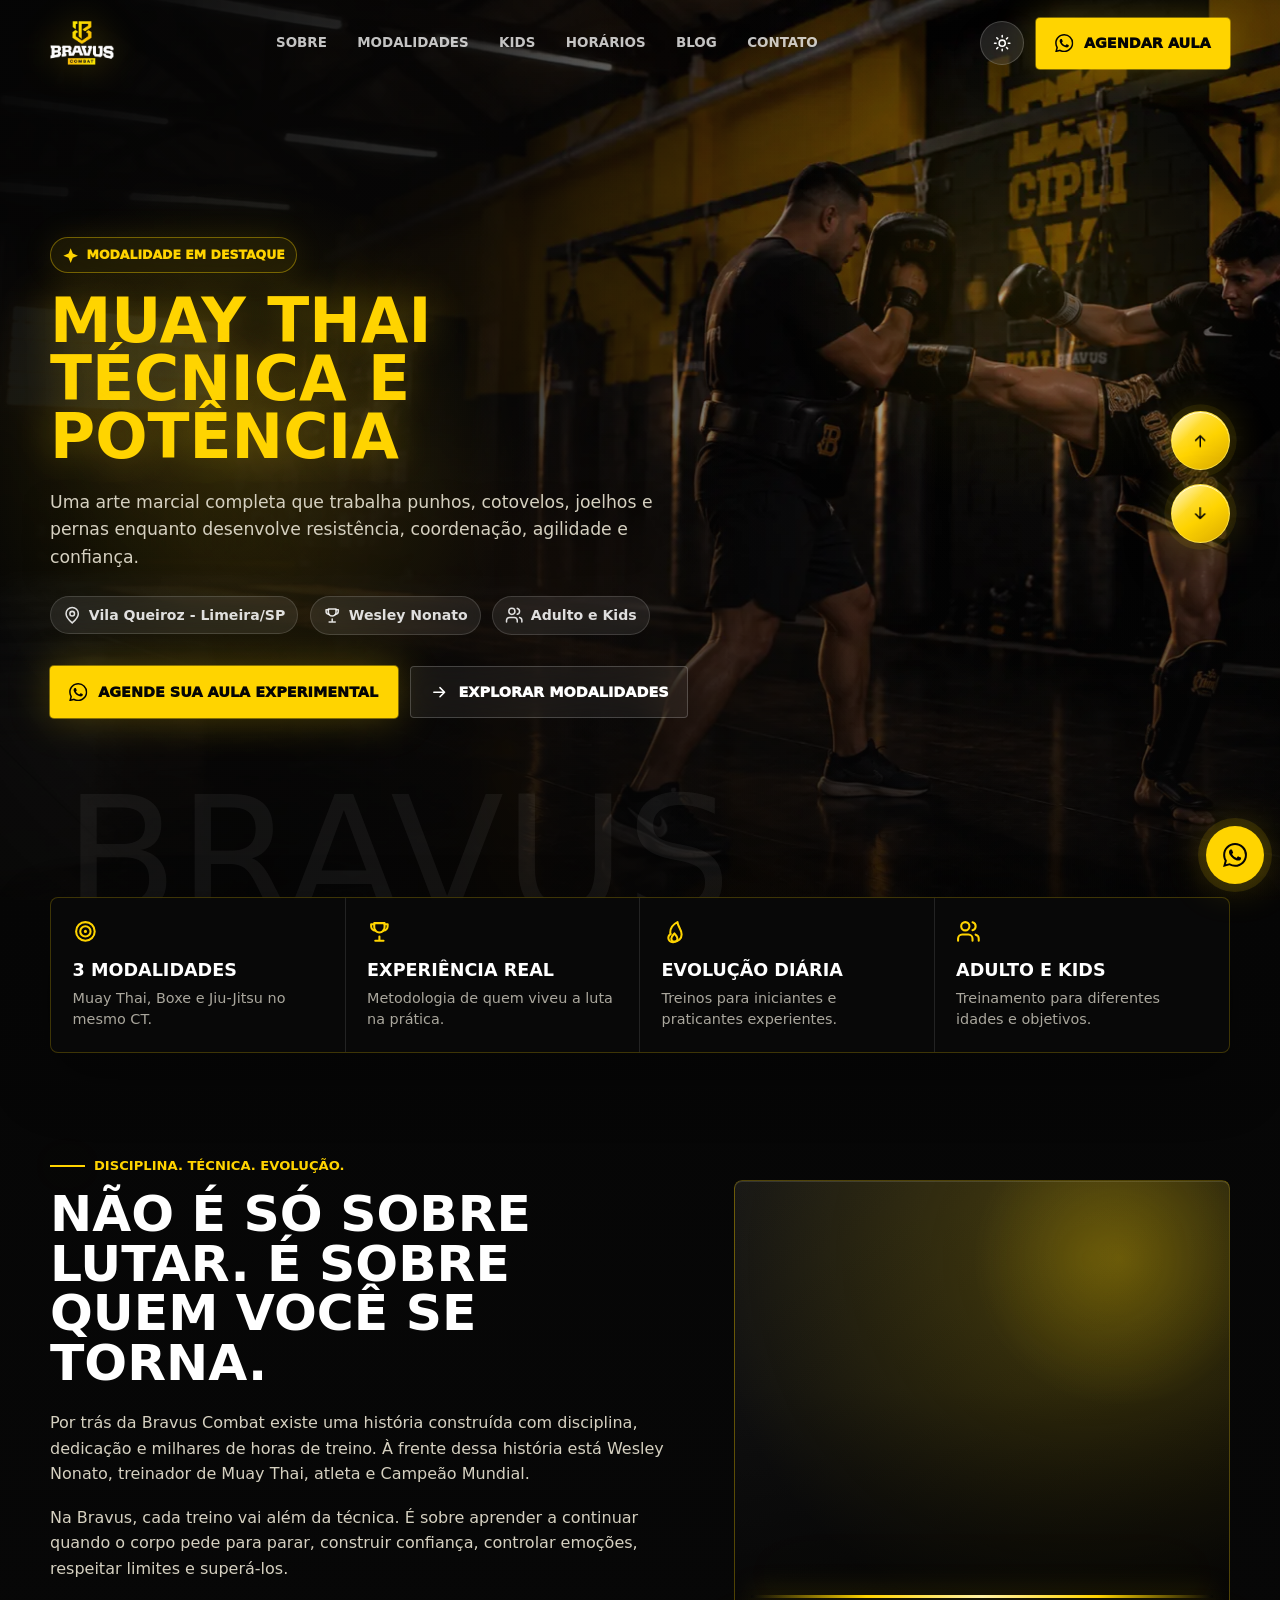
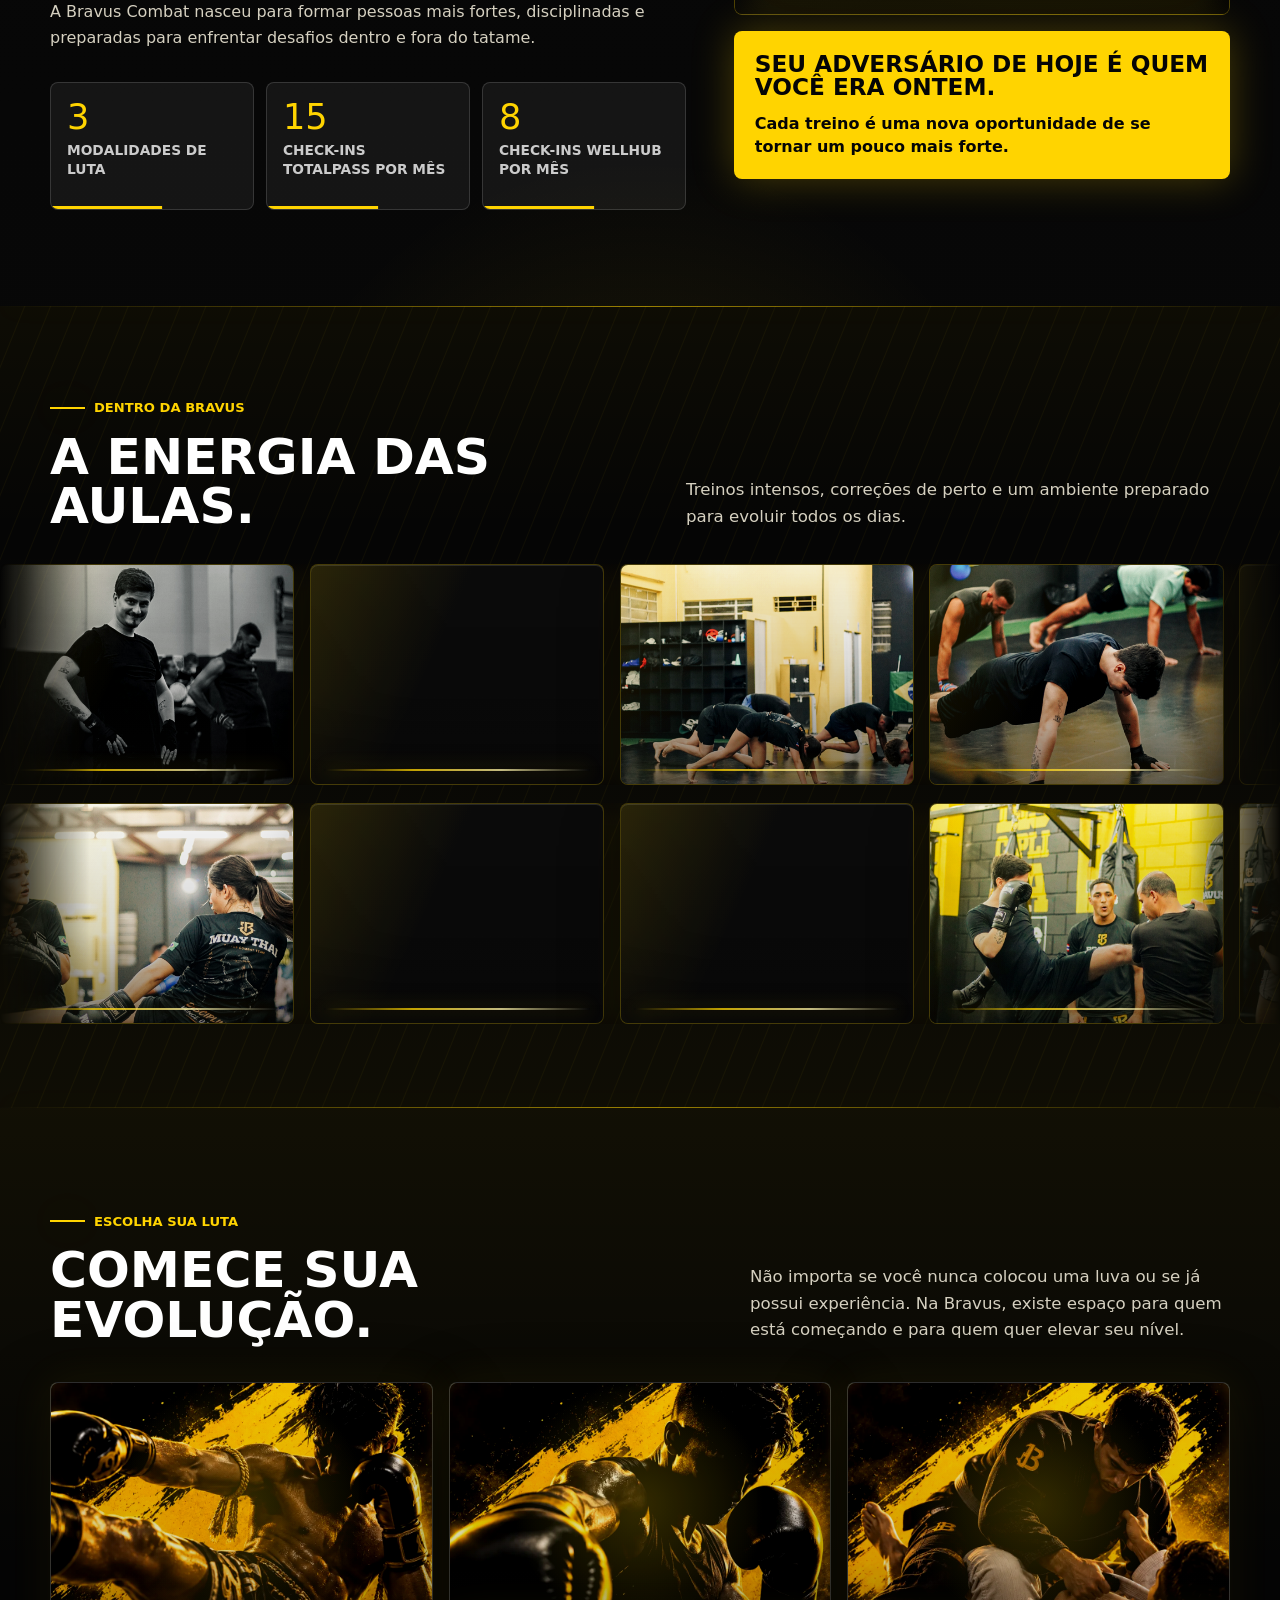
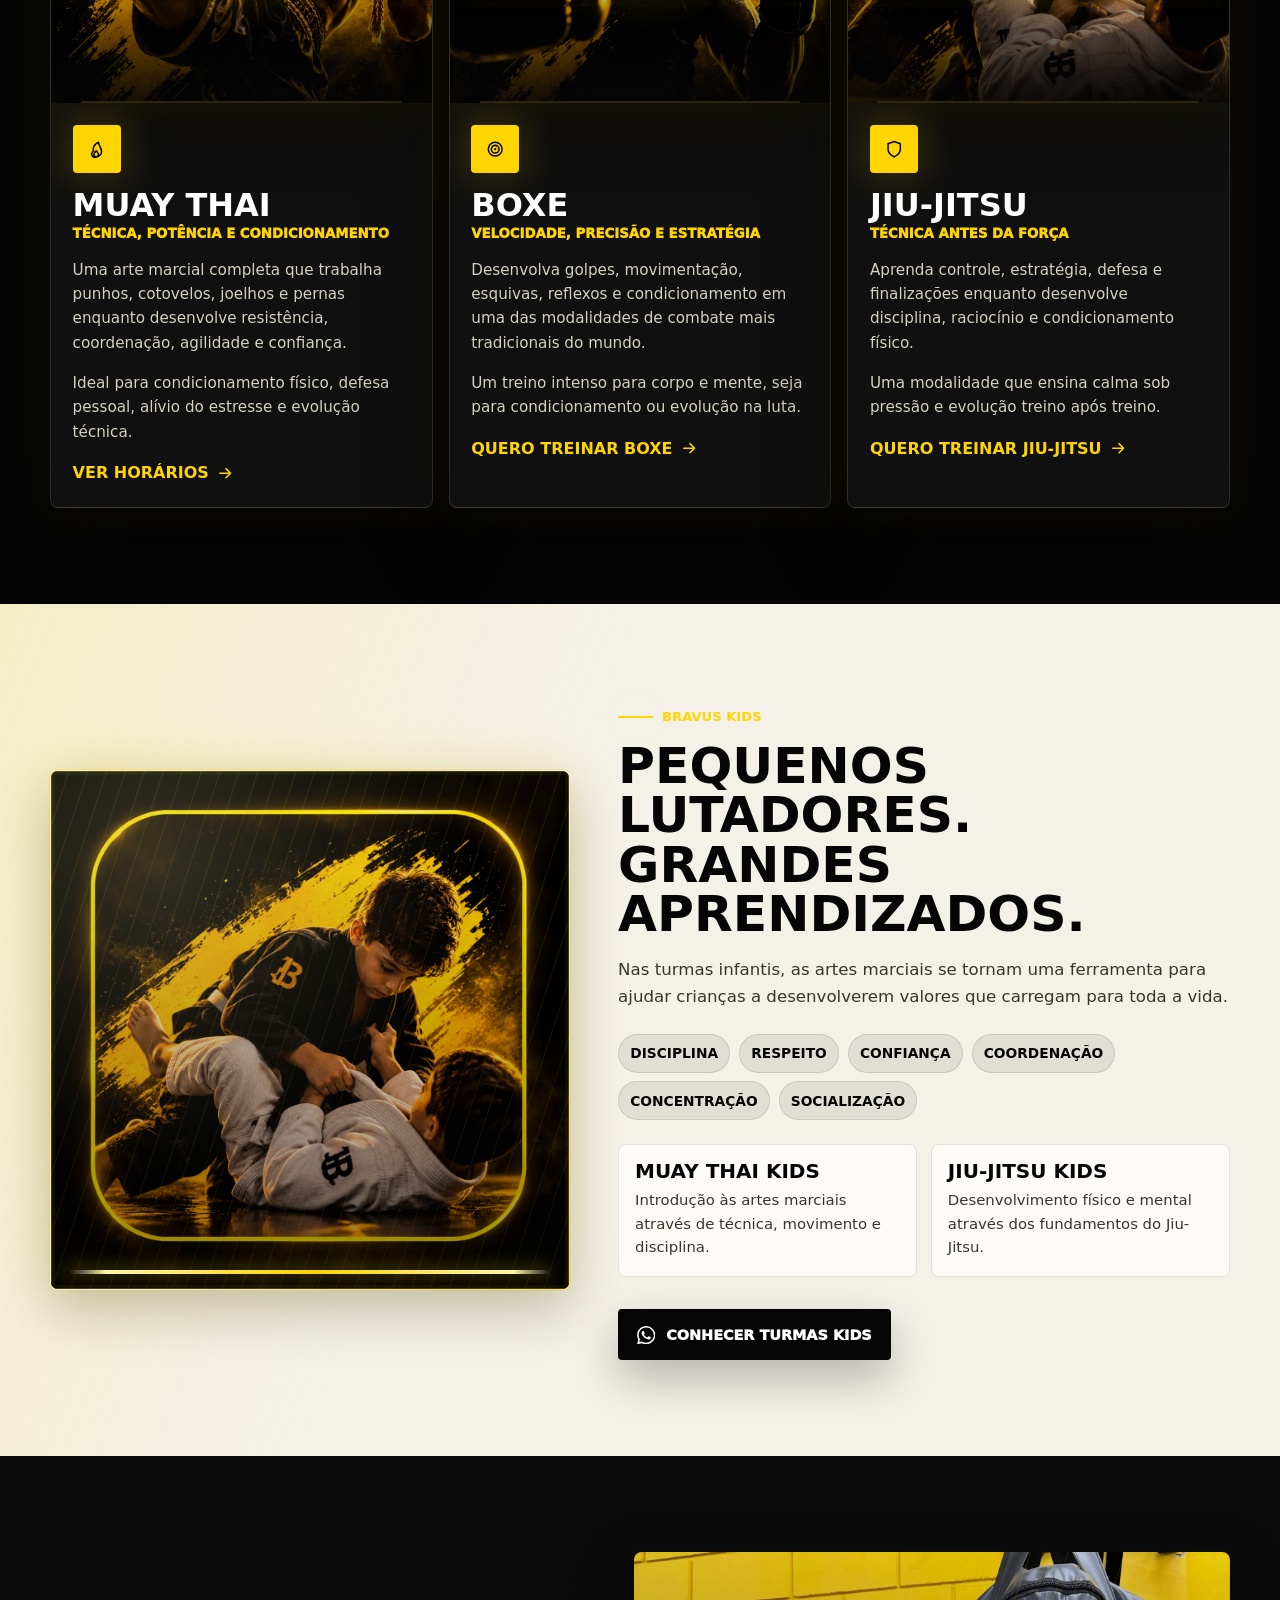
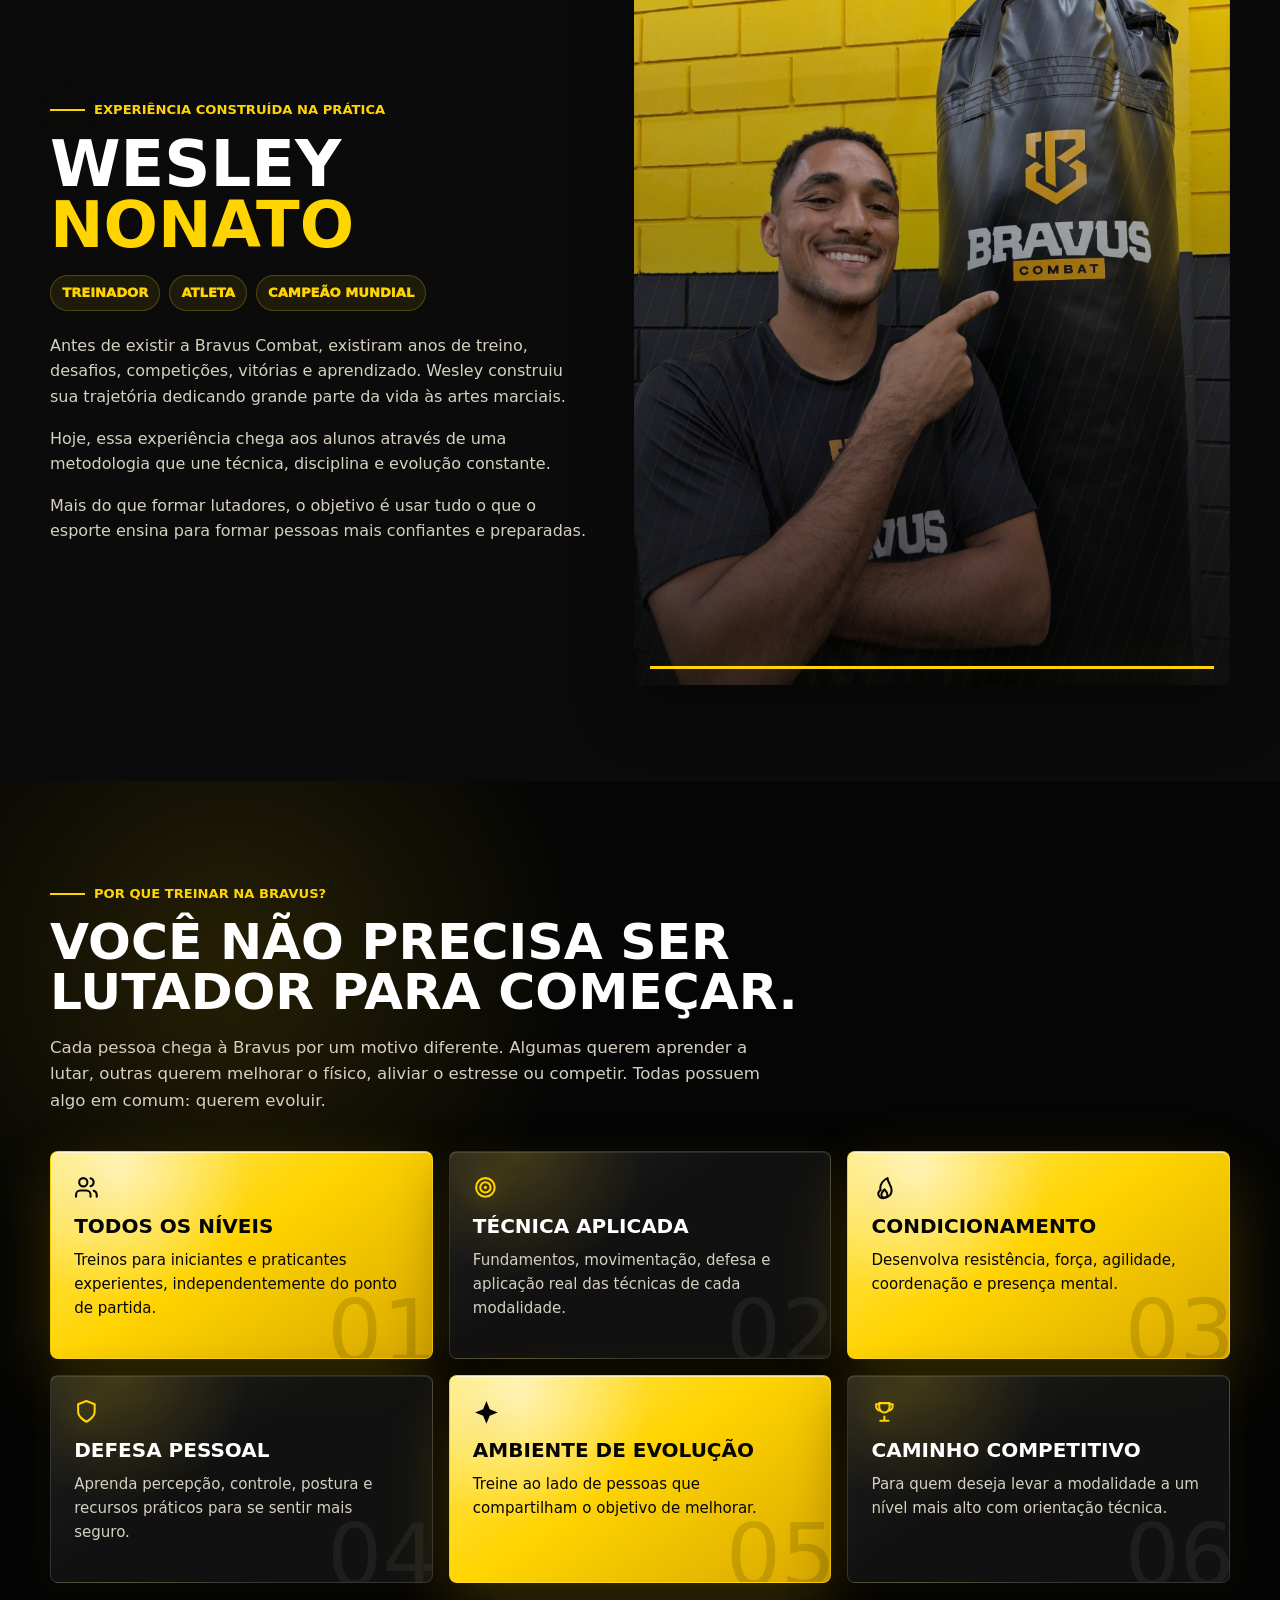
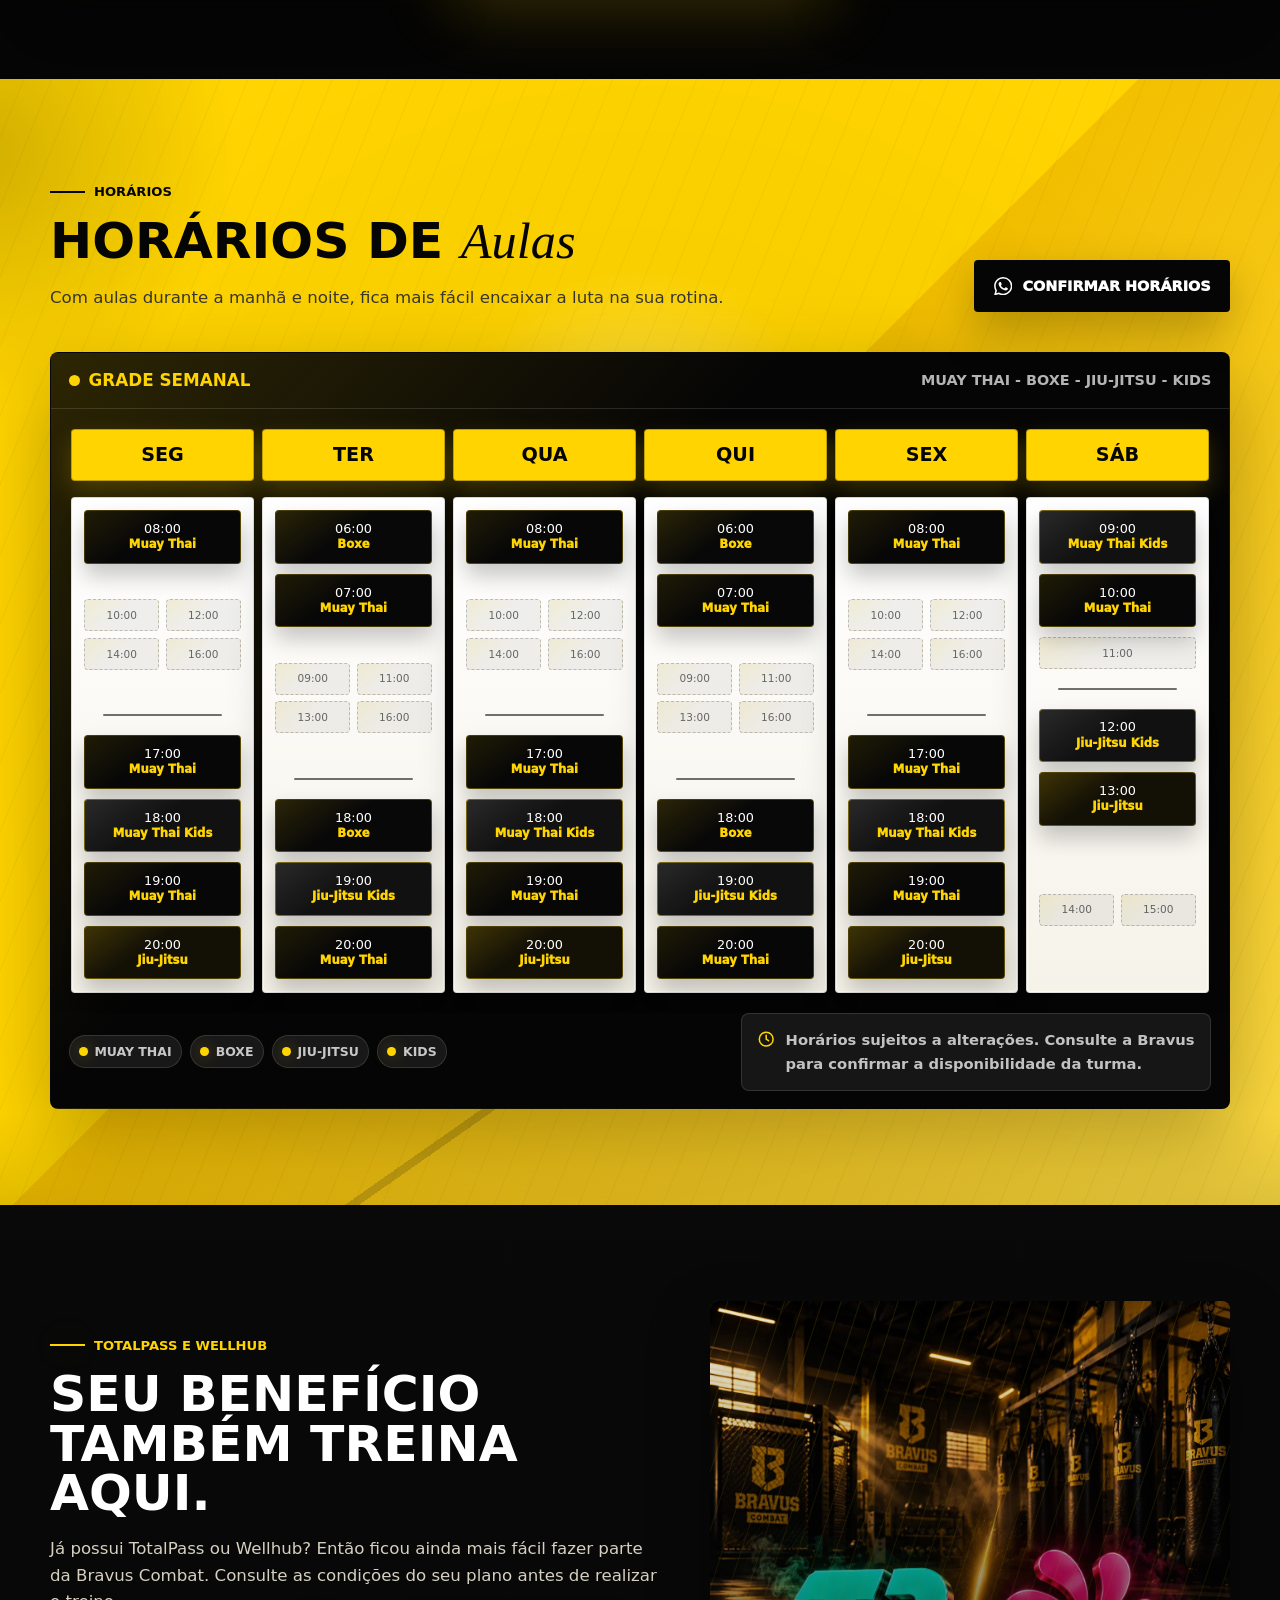
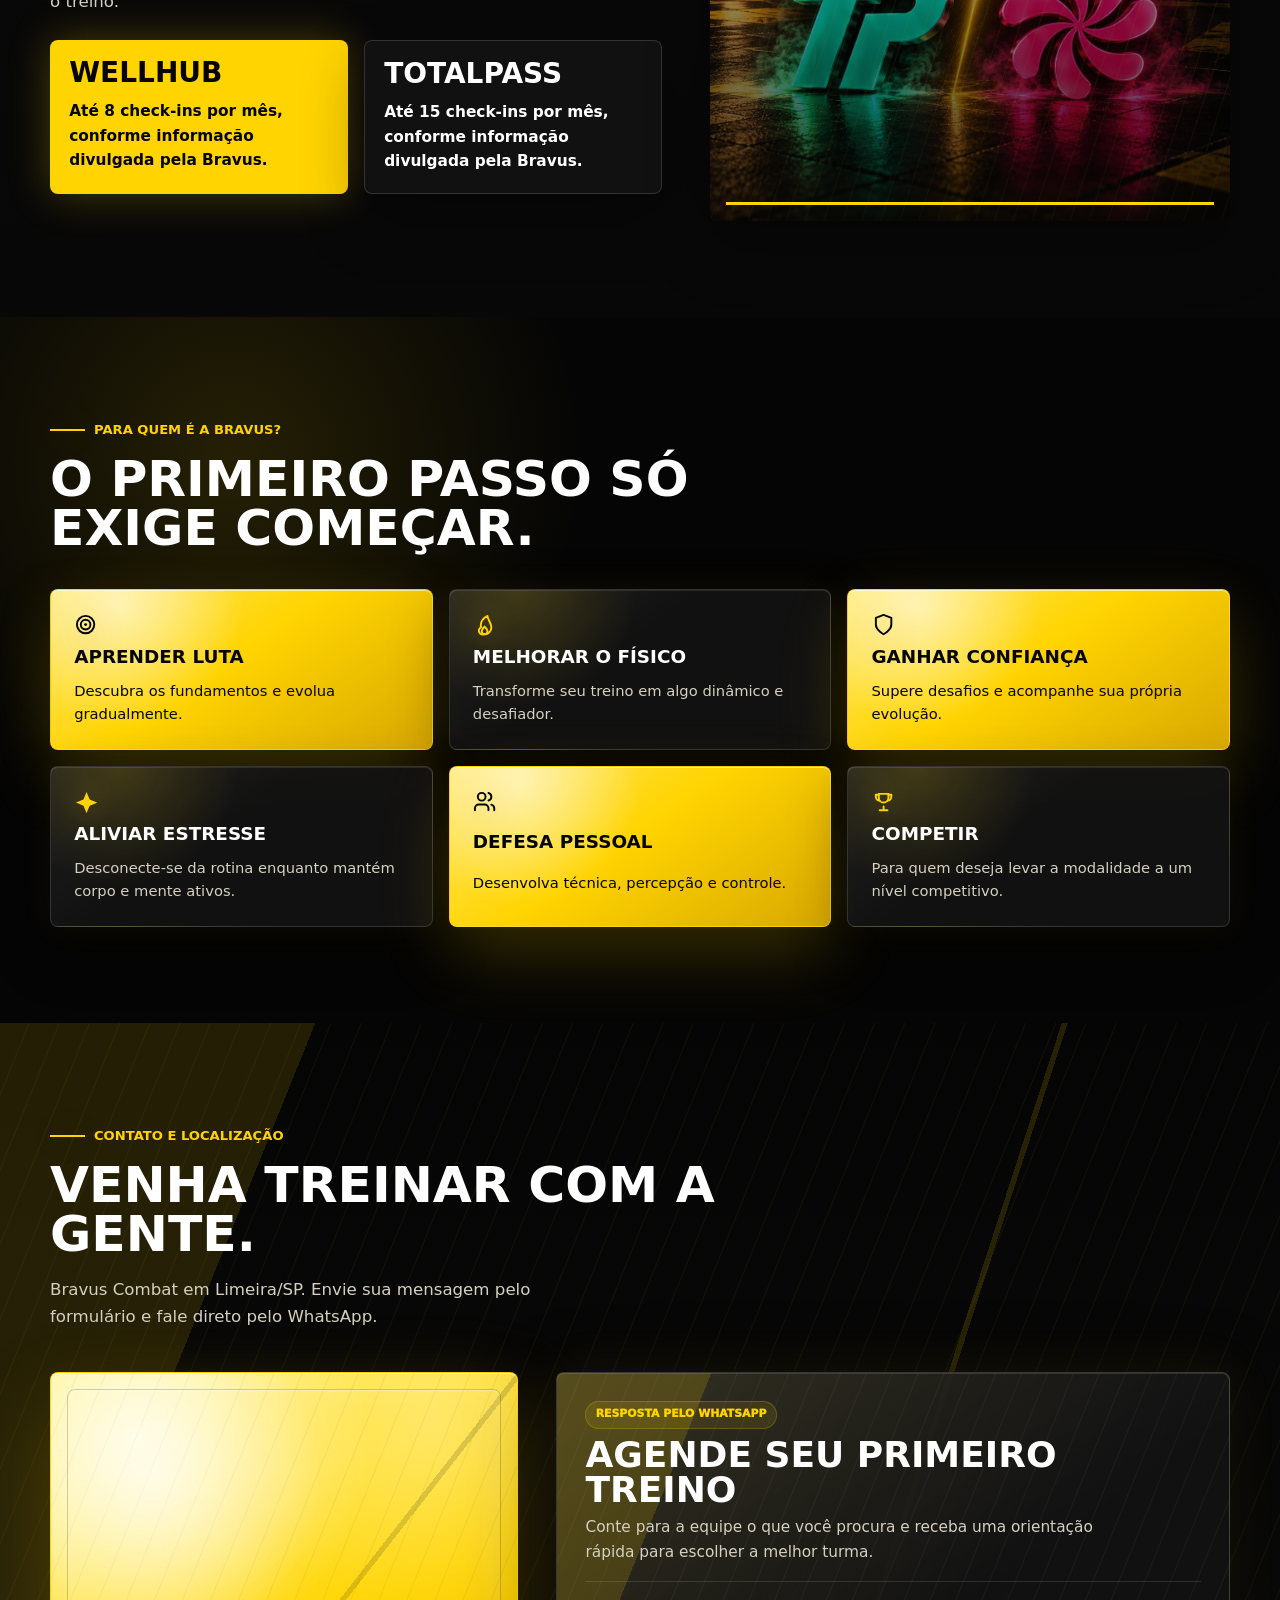
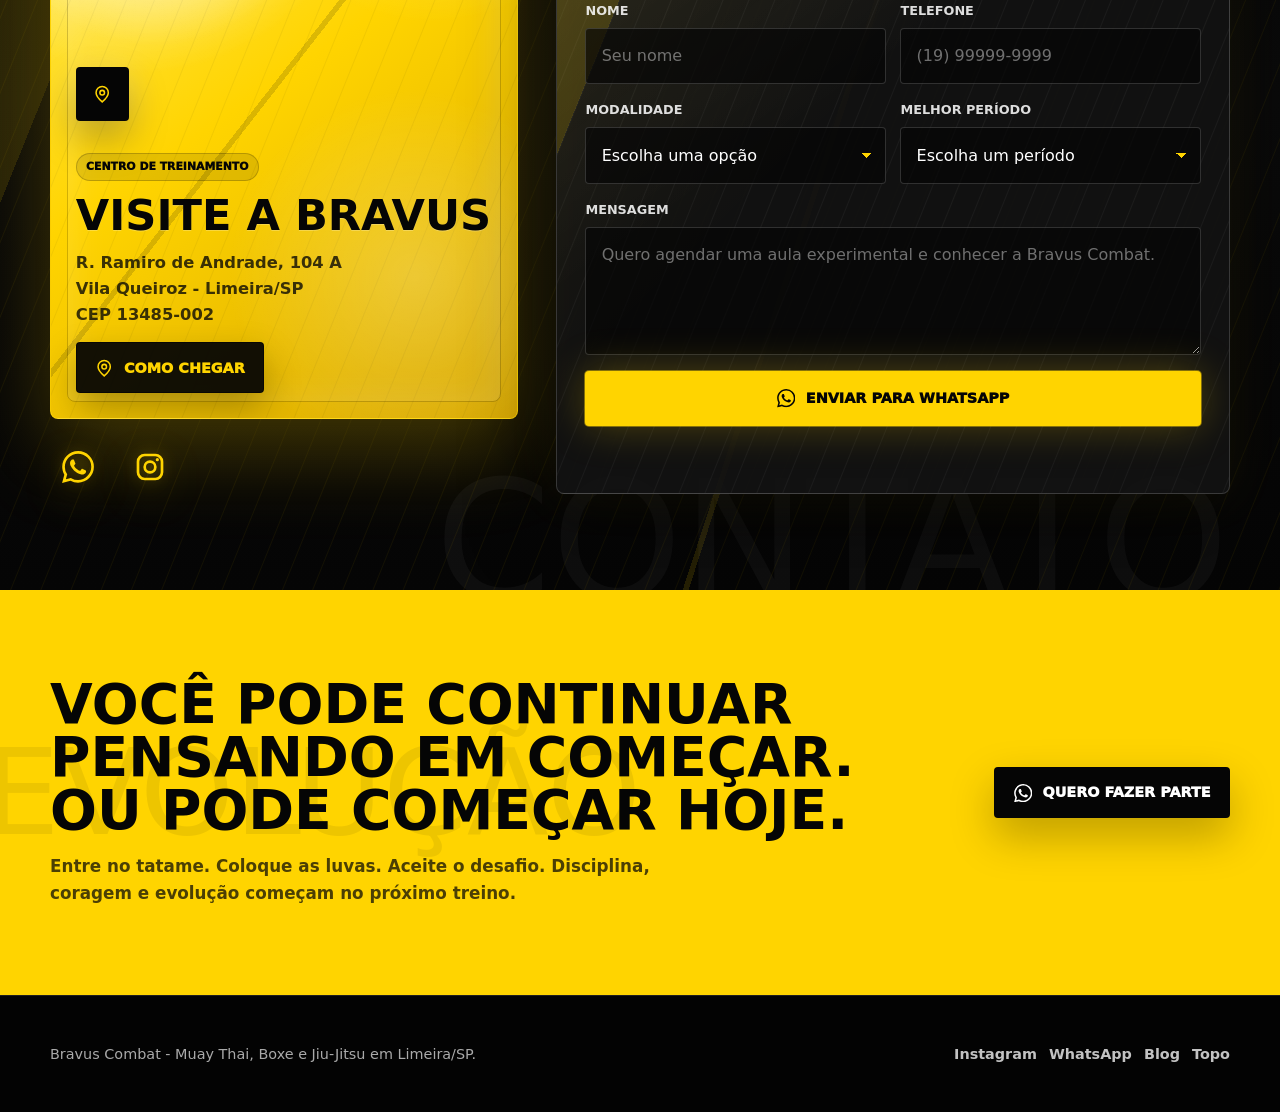
<file: index.html>
<!DOCTYPE html>
<html lang="pt-BR" data-theme="dark">
<head>
  <meta charset="UTF-8" />
  <meta name="viewport" content="width=device-width, initial-scale=1.0" />
  <meta name="description" content="Bravus Combat em Limeira/SP. Muay Thai, Boxe, Jiu-Jitsu e turmas Kids para quem quer evoluir com disciplina, técnica e coragem." />
  <meta name="theme-color" content="#050505" />
  <link rel="icon" href="/favicon/favicon.ico" sizes="any" />
  <link rel="icon" type="image/png" sizes="196x196" href="/favicon/favicon-196x196.png" />
  <link rel="icon" type="image/png" sizes="128x128" href="/favicon/favicon-128.png" />
  <link rel="icon" type="image/png" sizes="96x96" href="/favicon/favicon-96x96.png" />
  <link rel="icon" type="image/png" sizes="32x32" href="/favicon/favicon-32x32.png" />
  <link rel="icon" type="image/png" sizes="16x16" href="/favicon/favicon-16x16.png" />
  <link rel="apple-touch-icon" sizes="57x57" href="/favicon/apple-touch-icon-57x57.png" />
  <link rel="apple-touch-icon" sizes="60x60" href="/favicon/apple-touch-icon-60x60.png" />
  <link rel="apple-touch-icon" sizes="72x72" href="/favicon/apple-touch-icon-72x72.png" />
  <link rel="apple-touch-icon" sizes="76x76" href="/favicon/apple-touch-icon-76x76.png" />
  <link rel="apple-touch-icon" sizes="114x114" href="/favicon/apple-touch-icon-114x114.png" />
  <link rel="apple-touch-icon" sizes="120x120" href="/favicon/apple-touch-icon-120x120.png" />
  <link rel="apple-touch-icon" sizes="144x144" href="/favicon/apple-touch-icon-144x144.png" />
  <link rel="apple-touch-icon" sizes="152x152" href="/favicon/apple-touch-icon-152x152.png" />
  <meta name="application-name" content="Bravus Combat" />
  <meta name="msapplication-TileColor" content="#050505" />
  <meta name="msapplication-TileImage" content="/favicon/mstile-144x144.png" />
  <meta name="msapplication-square70x70logo" content="/favicon/mstile-70x70.png" />
  <meta name="msapplication-square150x150logo" content="/favicon/mstile-150x150.png" />
  <meta name="msapplication-wide310x150logo" content="/favicon/mstile-310x150.png" />
  <meta name="msapplication-square310x310logo" content="/favicon/mstile-310x310.png" />
  <meta property="og:title" content="Bravus Combat | Academia de luta em Limeira" />
  <meta property="og:description" content="Agende sua aula experimental de Muay Thai, Boxe ou Jiu-Jitsu na Bravus Combat." />
  <meta property="og:image" content="/images/logo-logo-bravus.webp" />
  <meta property="og:type" content="website" />
  <title>Bravus Combat | Muay Thai, Boxe e Jiu-Jitsu em Limeira</title>
  <script>
    try {
      document.documentElement.classList.add("js-enabled");
      const savedTheme = localStorage.getItem("bravus-theme");
      if (savedTheme === "light") document.documentElement.dataset.theme = "light";
    } catch {}
  </script>

  <style>
    /* =========================================================
       01. Tokens e reset
       ========================================================= */
    :root {
      --color-black: #050505;
      --color-ink: #0b0b0b;
      --color-panel: #111111;
      --color-panel-soft: #171717;
      --color-panel-line: rgba(255, 255, 255, 0.12);
      --color-white: #ffffff;
      --color-paper: #f4f1e8;
      --color-muted: #aaa79d;
      --color-muted-strong: #d5d0c0;
      --color-yellow: #ffd400;
      --color-yellow-deep: #d7a600;
      --color-yellow-soft: rgba(255, 212, 0, 0.16);
      --color-danger: #b81e1e;

      --font-display: "Arial Black", Impact, system-ui, sans-serif;
      --font-body: Inter, ui-sans-serif, system-ui, -apple-system, BlinkMacSystemFont, "Segoe UI", sans-serif;

      --container: 1180px;
      --radius-xs: 4px;
      --radius-sm: 8px;
      --radius-md: 16px;
      --shadow-yellow: 0 0 42px rgba(255, 212, 0, 0.26);
      --shadow-card: 0 24px 60px rgba(0, 0, 0, 0.36);
      --ease: cubic-bezier(0.2, 0.9, 0.2, 1);
    }

    *,
    *::before,
    *::after {
      box-sizing: border-box;
    }

    html {
      scroll-behavior: smooth;
      background: var(--color-black);
    }

    body {
      margin: 0;
      min-width: 320px;
      color: var(--color-white);
      background:
        radial-gradient(circle at var(--mouse-x, 50%) var(--mouse-y, 20%), rgba(255, 212, 0, 0.10), transparent 24rem),
        linear-gradient(180deg, #050505 0%, #0b0b0b 48%, #050505 100%);
      font-family: var(--font-body);
      line-height: 1.6;
      overflow-x: hidden;
    }

    body::before {
      content: "";
      position: fixed;
      inset: 0;
      z-index: -2;
      pointer-events: none;
      opacity: 0.18;
      background-image:
        linear-gradient(rgba(255, 255, 255, 0.06) 1px, transparent 1px),
        linear-gradient(90deg, rgba(255, 255, 255, 0.04) 1px, transparent 1px);
      background-size: 72px 72px;
      mask-image: linear-gradient(180deg, transparent, #000 14%, #000 82%, transparent);
    }

    body::after {
      content: "";
      position: fixed;
      inset: 0;
      z-index: -1;
      pointer-events: none;
      opacity: 0.14;
      background:
        repeating-linear-gradient(
          105deg,
          transparent 0,
          transparent 14px,
          rgba(255, 212, 0, 0.18) 15px,
          transparent 16px,
          transparent 58px
        );
    }

    html[data-theme="light"] {
      background: #f7f3e8;
    }

    html[data-theme="light"] body {
      color: #0a0a0a;
      background:
        radial-gradient(circle at var(--mouse-x, 50%) var(--mouse-y, 20%), rgba(255, 212, 0, 0.20), transparent 24rem),
        linear-gradient(180deg, #fbf7ec 0%, #ffffff 48%, #f4f1e8 100%);
    }

    html[data-theme="light"] body::before {
      opacity: 0.28;
      background-image:
        linear-gradient(rgba(5, 5, 5, 0.06) 1px, transparent 1px),
        linear-gradient(90deg, rgba(5, 5, 5, 0.04) 1px, transparent 1px);
    }

    html[data-theme="light"] body::after {
      opacity: 0.08;
    }

    html[data-theme="light"] .modalities,
    html[data-theme="light"] .reasons,
    html[data-theme="light"] .contact-section {
      color: #0a0a0a;
      background:
        radial-gradient(circle at 18% 20%, rgba(255, 212, 0, 0.16), transparent 22rem),
        #f7f3e8;
    }

    html[data-theme="light"] .section-title:not(.dark),
    html[data-theme="light"] .coach-title,
    html[data-theme="light"] .modality-card h3,
    html[data-theme="light"] .reason-card h3,
    html[data-theme="light"] .audience-card h3,
    html[data-theme="light"] .info-block h3 {
      color: #080808;
    }

    html[data-theme="light"] .section-copy:not(.dark),
    html[data-theme="light"] .about-copy,
    html[data-theme="light"] .coach-copy,
    html[data-theme="light"] .modality-card p,
    html[data-theme="light"] .reason-card p,
    html[data-theme="light"] .audience-card p,
    html[data-theme="light"] .info-block p,
    html[data-theme="light"] .info-block address {
      color: #3c3931;
    }

    html[data-theme="light"] .modality-card,
    html[data-theme="light"] .reason-card,
    html[data-theme="light"] .audience-card,
    html[data-theme="light"] .info-block,
    html[data-theme="light"] .contact-form,
    html[data-theme="light"] .stat-card {
      color: #0a0a0a;
      background: rgba(255, 255, 255, 0.78);
      border-color: rgba(5, 5, 5, 0.12);
      box-shadow: 0 20px 50px rgba(5, 5, 5, 0.08);
    }

    html[data-theme="light"] .hero-meta li,
    html[data-theme="light"] .coach-tags span {
      color: #111111;
      background: rgba(255, 255, 255, 0.72);
      border-color: rgba(5, 5, 5, 0.14);
    }

    html[data-theme="light"] .class-gallery {
      color: var(--color-white);
    }

    html[data-theme="light"] .class-gallery .section-title,
    html[data-theme="light"] .class-gallery .eyebrow {
      color: var(--color-yellow);
    }

    html[data-theme="light"] .class-gallery .section-copy {
      color: rgba(255, 255, 255, 0.82);
    }

    a {
      color: inherit;
      text-decoration: none;
    }

    img {
      display: block;
      max-width: 100%;
      height: auto;
    }

    button,
    input,
    textarea,
    select {
      font: inherit;
    }

    button {
      border: 0;
      cursor: pointer;
    }

    svg {
      display: block;
      width: 1.15rem;
      height: 1.15rem;
      flex: 0 0 auto;
    }

    ::selection {
      color: var(--color-black);
      background: var(--color-yellow);
    }

    /* =========================================================
       02. Utilidades
       ========================================================= */
    .container {
      width: min(100% - 2rem, var(--container));
      margin-inline: auto;
    }

    .eyebrow {
      display: inline-flex;
      align-items: center;
      gap: 0.55rem;
      width: fit-content;
      margin: 0 0 1rem;
      color: var(--color-yellow);
      font-size: 0.82rem;
      font-weight: 900;
      line-height: 1.2;
      text-transform: uppercase;
    }

    .eyebrow::before {
      content: "";
      width: 2.2rem;
      height: 2px;
      background: var(--color-yellow);
      box-shadow: var(--shadow-yellow);
    }

    .section {
      position: relative;
      padding: 6rem 0;
      overflow: clip;
    }

    .section-title {
      max-width: 760px;
      margin: 0;
      color: var(--color-white);
      font-family: var(--font-display);
      font-size: 3.15rem;
      line-height: 0.98;
      text-transform: uppercase;
    }

    .section-title.dark {
      color: var(--color-black);
    }

    .section-copy {
      max-width: 720px;
      margin: 1.15rem 0 0;
      color: var(--color-muted-strong);
      font-size: 1.04rem;
    }

    .section-copy.dark {
      color: #38352d;
    }

    .grid {
      display: grid;
      gap: 1rem;
    }

    .button {
      position: relative;
      isolation: isolate;
      display: inline-flex;
      align-items: center;
      justify-content: center;
      gap: 0.65rem;
      min-height: 3.2rem;
      padding: 0.9rem 1.15rem;
      border-radius: var(--radius-xs);
      border: 1px solid transparent;
      overflow: hidden;
      color: var(--color-black);
      background: var(--color-yellow);
      box-shadow: 0 0 0 1px rgba(255, 212, 0, 0.42), var(--shadow-yellow);
      font-size: 0.9rem;
      font-weight: 950;
      line-height: 1.15;
      text-transform: uppercase;
      transition: transform 220ms var(--ease), box-shadow 220ms var(--ease), background 220ms var(--ease);
    }

    .button::before {
      content: "";
      position: absolute;
      inset: -120% -40%;
      z-index: -1;
      background: linear-gradient(115deg, transparent 30%, rgba(255, 255, 255, 0.65), transparent 70%);
      transform: translateX(-70%);
      transition: transform 700ms var(--ease);
    }

    .button:hover,
    .button:focus-visible {
      transform: translateY(-2px);
      box-shadow: 0 0 0 1px rgba(255, 212, 0, 0.68), 0 0 54px rgba(255, 212, 0, 0.32);
    }

    .button:hover::before,
    .button:focus-visible::before {
      transform: translateX(70%);
    }

    .button.secondary {
      color: var(--color-white);
      background: rgba(255, 255, 255, 0.06);
      border-color: rgba(255, 255, 255, 0.20);
      box-shadow: none;
      backdrop-filter: blur(16px);
    }

    .button.secondary:hover,
    .button.secondary:focus-visible {
      border-color: rgba(255, 212, 0, 0.72);
      color: var(--color-yellow);
      box-shadow: 0 0 26px rgba(255, 212, 0, 0.16);
    }

    .button.dark {
      color: var(--color-white);
      background: var(--color-black);
      box-shadow: 0 18px 44px rgba(0, 0, 0, 0.26);
    }

    .button.dark:hover,
    .button.dark:focus-visible {
      color: var(--color-yellow);
    }

    .text-link {
      display: inline-flex;
      align-items: center;
      gap: 0.45rem;
      color: var(--color-yellow);
      font-weight: 900;
      text-transform: uppercase;
      transition: gap 180ms var(--ease), color 180ms var(--ease);
    }

    .text-link:hover,
    .text-link:focus-visible {
      gap: 0.7rem;
      color: var(--color-white);
    }

    .reveal {
      opacity: 0;
      transform: translateY(28px);
      transition: opacity 700ms var(--ease), transform 700ms var(--ease);
    }

    .reveal.is-visible {
      opacity: 1;
      transform: translateY(0);
    }

    .delay-1 {
      transition-delay: 120ms;
    }

    .delay-2 {
      transition-delay: 220ms;
    }

    .delay-3 {
      transition-delay: 320ms;
    }

    .image-frame {
      position: relative;
      overflow: hidden;
      width: 100%;
      min-height: 18rem;
      margin: 0;
      border-radius: var(--radius-sm);
      background:
        linear-gradient(135deg, rgba(255, 212, 0, 0.24), transparent 42%),
        linear-gradient(145deg, #1b1b1b, #080808);
      box-shadow: var(--shadow-card);
    }

    .image-frame::before {
      content: "";
      position: absolute;
      inset: 0;
      z-index: 1;
      background:
        linear-gradient(180deg, rgba(5, 5, 5, 0.05), rgba(5, 5, 5, 0.72)),
        repeating-linear-gradient(108deg, transparent 0, transparent 16px, rgba(255, 212, 0, 0.12) 17px, transparent 18px);
      pointer-events: none;
    }

    .image-frame::after {
      content: "";
      position: absolute;
      inset: auto 1rem 1rem;
      z-index: 2;
      height: 3px;
      background: var(--color-yellow);
      box-shadow: var(--shadow-yellow);
      transform-origin: left;
    }

    .image-frame img {
      width: 100%;
      height: 100%;
      min-height: inherit;
      object-fit: cover;
      transition: transform 700ms var(--ease), filter 700ms var(--ease);
    }

    .image-frame:hover img {
      transform: scale(1.06);
      filter: grayscale(0.25) contrast(1.05);
    }

    .image-frame.image-missing::before {
      background:
        radial-gradient(circle at 30% 20%, rgba(255, 212, 0, 0.22), transparent 28%),
        linear-gradient(135deg, rgba(255, 212, 0, 0.18), transparent 45%),
        repeating-linear-gradient(108deg, transparent 0, transparent 16px, rgba(255, 212, 0, 0.12) 17px, transparent 18px);
    }

    /* =========================================================
       03. Header
       ========================================================= */
    .progress-bar {
      position: fixed;
      top: 0;
      left: 0;
      z-index: 100;
      width: var(--scroll-progress, 0%);
      height: 3px;
      background: linear-gradient(90deg, var(--color-yellow), #fff07c);
      box-shadow: var(--shadow-yellow);
    }

    .site-header {
      position: fixed;
      top: 0;
      left: 0;
      right: 0;
      z-index: 90;
      background: transparent;
      border-bottom: 1px solid transparent;
      backdrop-filter: none;
      transition: background 220ms var(--ease), border-color 220ms var(--ease), transform 220ms var(--ease);
    }

    .site-header.is-scrolled {
      background: var(--color-black);
      border-color: var(--color-yellow);
    }

    html[data-theme="light"] .site-header {
      background: transparent;
    }

    html[data-theme="light"] .site-header.is-scrolled {
      background: var(--color-white);
      border-color: #d8d0b8;
    }

    .nav {
      display: flex;
      align-items: center;
      justify-content: space-between;
      min-height: 5.4rem;
      gap: 1rem;
    }

    .brand {
      display: inline-flex;
      align-items: center;
      gap: 0.8rem;
      min-width: 0;
    }

    .brand-logo {
      width: 4rem;
      height: 4rem;
      object-fit: contain;
      filter: drop-shadow(0 0 18px rgba(255, 212, 0, 0.34));
    }

    .nav-links {
      display: flex;
      align-items: center;
      justify-content: center;
      gap: 0.4rem;
      margin: 0;
      padding: 0;
      list-style: none;
    }

    .nav-menu {
      display: flex;
      align-items: center;
      justify-content: center;
    }

    .mobile-menu-cta {
      display: none;
    }

    .nav-links a {
      position: relative;
      display: inline-flex;
      align-items: center;
      min-height: 2.5rem;
      padding: 0.55rem 0.75rem;
      border-radius: var(--radius-xs);
      color: rgba(255, 255, 255, 0.76);
      font-size: 0.84rem;
      font-weight: 850;
      text-transform: uppercase;
      overflow: hidden;
      transition: color 180ms var(--ease), background 180ms var(--ease), text-shadow 180ms var(--ease);
    }

    .nav-links a::after {
      content: "";
      position: absolute;
      left: 0.75rem;
      right: 0.75rem;
      bottom: 0.42rem;
      height: 2px;
      border-radius: 999px;
      background: linear-gradient(90deg, transparent, var(--color-yellow), #fff4a8, transparent);
      box-shadow: 0 0 18px rgba(255, 212, 0, 0.44);
      opacity: 0;
      transform: scaleX(0);
      transform-origin: center;
      transition: opacity 180ms var(--ease), transform 220ms var(--ease);
    }

    html[data-theme="light"] .nav-links a {
      color: rgba(5, 5, 5, 0.72);
    }

    .nav-links a:hover,
    .nav-links a:focus-visible {
      color: var(--color-yellow);
      background: rgba(255, 212, 0, 0.09);
      text-shadow: 0 0 18px rgba(255, 212, 0, 0.24);
    }

    .nav-links a:hover::after,
    .nav-links a:focus-visible::after {
      opacity: 1;
      transform: scaleX(1);
    }

    .nav-actions {
      display: flex;
      align-items: center;
      gap: 0.75rem;
    }

    .theme-toggle {
      position: relative;
      display: grid;
      place-items: center;
      width: 2.75rem;
      height: 2.75rem;
      border-radius: 50%;
      color: var(--color-white);
      background: rgba(255, 255, 255, 0.10);
      border: 1px solid rgba(255, 255, 255, 0.18);
      box-shadow: 0 14px 30px rgba(0, 0, 0, 0.18);
      backdrop-filter: blur(18px);
      transition: transform 180ms var(--ease), color 180ms var(--ease), background 180ms var(--ease), border-color 180ms var(--ease);
    }

    .theme-toggle:hover,
    .theme-toggle:focus-visible {
      transform: translateY(-2px);
      color: var(--color-yellow);
      border-color: rgba(255, 212, 0, 0.62);
    }

    .theme-toggle .icon-moon {
      display: none;
    }

    html[data-theme="light"] .theme-toggle {
      color: #080808;
      background: rgba(255, 255, 255, 0.76);
      border-color: rgba(5, 5, 5, 0.14);
    }

    html[data-theme="light"] .theme-toggle .icon-sun {
      display: none;
    }

    html[data-theme="light"] .theme-toggle .icon-moon {
      display: block;
    }

    .menu-toggle {
      display: none;
      place-items: center;
      width: 2.75rem;
      height: 2.75rem;
      border-radius: var(--radius-xs);
      color: var(--color-white);
      background:
        linear-gradient(135deg, rgba(255, 212, 0, 0.12), rgba(255, 255, 255, 0.055)),
        rgba(5, 5, 5, 0.52);
      border: 1px solid rgba(255, 212, 0, 0.22);
      box-shadow:
        inset 0 1px 0 rgba(255, 255, 255, 0.10),
        0 18px 42px rgba(0, 0, 0, 0.28),
        0 0 24px rgba(255, 212, 0, 0.10);
      backdrop-filter: blur(14px);
      transition: transform 180ms var(--ease), border-color 180ms var(--ease), box-shadow 180ms var(--ease);
    }

    .menu-toggle:hover,
    .menu-toggle:focus-visible {
      border-color: rgba(255, 212, 0, 0.58);
      box-shadow:
        inset 0 1px 0 rgba(255, 255, 255, 0.14),
        0 20px 48px rgba(0, 0, 0, 0.34),
        0 0 34px rgba(255, 212, 0, 0.18);
      transform: translateY(-2px);
    }

    html[data-theme="light"] .menu-toggle {
      color: #080808;
      background:
        linear-gradient(135deg, rgba(255, 212, 0, 0.22), rgba(255, 255, 255, 0.70)),
        rgba(255, 255, 255, 0.76);
      border-color: rgba(201, 154, 0, 0.24);
    }

    .menu-toggle .icon-close {
      display: none;
    }

    .menu-toggle.is-open .icon-menu {
      display: none;
    }

    .menu-toggle.is-open .icon-close {
      display: block;
    }

    /* =========================================================
       04. Hero
       ========================================================= */
    .hero {
      position: relative;
      isolation: isolate;
      display: flex;
      align-items: center;
      min-height: 100svh;
      padding: 8.4rem 0 5rem;
      overflow: hidden;
      color: var(--color-white);
      background: #050505;
    }

    .hero-bg {
      position: absolute;
      inset: 0;
      z-index: -1;
      background-position: center;
      background-size: cover;
      background-repeat: no-repeat;
      transform: scale(1.02);
      filter: brightness(1) saturate(1);
      transition:
        opacity 900ms var(--ease),
        transform 1100ms cubic-bezier(0.16, 1, 0.3, 1),
        clip-path 980ms cubic-bezier(0.16, 1, 0.3, 1),
        filter 900ms var(--ease);
      will-change: opacity, transform, clip-path, filter;
    }

    .hero-bg-current {
      opacity: 1;
      background-image: url("/images/hero-1.webp");
    }

    .hero-bg-next {
      opacity: 0;
      transform: translate3d(0, var(--hero-enter-y, 7%), 0) scale(1.12);
      clip-path: inset(var(--hero-inset-top, 100%) 0 var(--hero-inset-bottom, 0) 0 round 2.4rem);
      filter: blur(16px) brightness(1.18) saturate(1.18) contrast(1.06);
    }

    .hero.is-changing .hero-bg-current {
      opacity: 0.36;
      transform: translate3d(0, var(--hero-exit-y, -3%), 0) scale(1.075);
      filter: blur(2px) brightness(0.82) saturate(0.92);
    }

    .hero.is-prev .hero-bg-current {
      --hero-exit-y: 3%;
    }

    .hero.is-prev .hero-bg-next {
      --hero-enter-y: -7%;
      --hero-inset-top: 0;
      --hero-inset-bottom: 100%;
    }

    .hero.is-next .hero-bg-next {
      --hero-enter-y: 7%;
      --hero-inset-top: 100%;
      --hero-inset-bottom: 0;
    }

    .hero.is-changing .hero-bg-next {
      opacity: 1;
      transform: translate3d(0, 0, 0) scale(1.02);
      clip-path: inset(0 0 0 0 round 0);
      filter: blur(0) brightness(1) saturate(1.08) contrast(1.02);
    }

    .hero::before {
      content: "";
      position: absolute;
      inset: 0;
      z-index: 0;
      background:
        linear-gradient(90deg, rgba(5, 5, 5, 0.94) 0%, rgba(5, 5, 5, 0.82) 36%, rgba(5, 5, 5, 0.42) 55%, rgba(5, 5, 5, 0.20) 74%, rgba(5, 5, 5, 0.28) 100%),
        linear-gradient(180deg, rgba(5, 5, 5, 0.18) 0%, rgba(5, 5, 5, 0.20) 46%, rgba(5, 5, 5, 0.78) 100%);
      pointer-events: none;
    }

    .hero::after {
      content: "BRAVUS";
      position: absolute;
      left: clamp(1rem, 5vw, 4rem);
      bottom: -2.6rem;
      z-index: 0;
      color: rgba(255, 255, 255, 0.055);
      font-family: var(--font-display);
      font-size: clamp(5.2rem, 13vw, 12rem);
      line-height: 1;
      text-transform: uppercase;
      pointer-events: none;
    }

    .hero-overlay {
      position: absolute;
      inset: 0;
      z-index: 0;
      pointer-events: none;
      background:
        radial-gradient(circle at 80% 30%, rgba(255, 212, 0, 0.09), transparent 15rem),
        radial-gradient(circle at 18% 52%, rgba(255, 212, 0, 0.14), transparent 18rem);
      mix-blend-mode: screen;
    }

    .hero-overlay::before {
      content: "";
      position: absolute;
      inset: -18%;
      opacity: 0;
      background:
        radial-gradient(ellipse at 82% 52%, rgba(255, 212, 0, 0.28), transparent 28%),
        radial-gradient(ellipse at 54% 50%, rgba(255, 255, 255, 0.16), transparent 34%);
      filter: blur(18px);
      transform: translate3d(0, var(--hero-flare-start, 18%), 0) scale(0.96);
      transition: opacity 620ms var(--ease), transform 980ms cubic-bezier(0.16, 1, 0.3, 1);
    }

    .hero.is-prev .hero-overlay::before {
      --hero-flare-start: -18%;
      --hero-flare-end: 18%;
    }

    .hero.is-next .hero-overlay::before {
      --hero-flare-start: 18%;
      --hero-flare-end: -18%;
    }

    .hero.is-changing .hero-overlay::before {
      opacity: 0.72;
      transform: translate3d(0, var(--hero-flare-end, -18%), 0) scale(1.04);
    }

    .hero-grid {
      position: relative;
      z-index: 1;
      display: grid;
      grid-template-columns: minmax(0, 1fr) clamp(3.7rem, 6vw, 4.6rem);
      align-items: center;
      gap: clamp(1.5rem, 5vw, 4rem);
    }

    .hero-content {
      max-width: 650px;
      transition: opacity 360ms var(--ease), transform 360ms var(--ease), filter 360ms var(--ease);
    }

    .hero-content.is-switching {
      opacity: 0;
      transform: translateY(18px) scale(0.985);
      filter: blur(8px);
    }

    .hero.is-prev .hero-content.is-switching {
      transform: translateY(-18px) scale(0.985);
    }

    .hero-badge {
      display: inline-flex;
      align-items: center;
      gap: 0.55rem;
      width: fit-content;
      margin-bottom: 1.25rem;
      padding: 0.46rem 0.68rem;
      border: 1px solid rgba(255, 212, 0, 0.38);
      border-radius: 999px;
      color: var(--color-yellow);
      background: rgba(255, 212, 0, 0.08);
      font-size: 0.78rem;
      font-weight: 950;
      text-transform: uppercase;
      box-shadow: 0 0 32px rgba(255, 212, 0, 0.10);
      backdrop-filter: blur(18px);
    }

    .hero-badge svg {
      width: 1rem;
      height: 1rem;
    }

    .hero-logo {
      width: 6.3rem;
      height: auto;
      display: none;
      margin-bottom: 1rem;
      filter: drop-shadow(0 0 24px rgba(255, 212, 0, 0.42));
    }

    .hero-title {
      margin: 0;
      font-family: var(--font-display);
      font-size: clamp(2.55rem, 5.8vw, 3.85rem);
      line-height: 0.94;
      text-transform: uppercase;
      text-wrap: balance;
      max-width: 25ch;
    }

    .hero-title span {
      display: block;
      color: var(--color-yellow);
      text-shadow: 0 0 38px rgba(255, 212, 0, 0.30);
    }

    .hero-lead {
      max-width: 620px;
      margin: 1.35rem 0 0;
      color: var(--color-muted-strong);
      font-size: 1.08rem;
      text-shadow: 0 12px 30px rgba(0, 0, 0, 0.55);
    }

    .hero-meta {
      display: flex;
      flex-wrap: wrap;
      gap: 0.7rem;
      margin: 1.5rem 0 0;
      padding: 0;
      list-style: none;
    }

    .hero-meta li {
      display: inline-flex;
      align-items: center;
      gap: 0.48rem;
      min-height: 2.35rem;
      padding: 0.45rem 0.75rem;
      border-radius: 999px;
      color: rgba(255, 255, 255, 0.86);
      background: rgba(255, 255, 255, 0.08);
      border: 1px solid rgba(255, 255, 255, 0.14);
      backdrop-filter: blur(16px);
      font-size: 0.88rem;
      font-weight: 800;
    }

    .hero-cta {
      display: flex;
      flex-wrap: wrap;
      gap: 0.8rem;
      margin-top: 2rem;
    }

    .hero-controls {
      position: relative;
      display: grid;
      gap: 0.85rem;
      justify-self: end;
      align-self: center;
      width: max-content;
    }

    .hero-arrow {
      position: relative;
      isolation: isolate;
      display: grid;
      place-items: center;
      width: 3.7rem;
      height: 3.7rem;
      padding: 0;
      border-radius: 50%;
      color: var(--color-black);
      background:
        linear-gradient(135deg, rgba(255, 255, 255, 0.62), transparent 35%),
        linear-gradient(145deg, #ffe86c 0%, var(--color-yellow) 54%, #d8a800 100%);
      border: 1px solid rgba(255, 230, 72, 0.82);
      box-shadow:
        inset 0 1px 0 rgba(255, 255, 255, 0.70),
        0 0 0 0.42rem rgba(255, 212, 0, 0.08),
        0 20px 48px rgba(0, 0, 0, 0.34),
        0 0 44px rgba(255, 212, 0, 0.24);
      overflow: hidden;
      transition: transform 220ms var(--ease), box-shadow 220ms var(--ease), border-color 220ms var(--ease);
    }

    .hero-arrow::before {
      content: "";
      position: absolute;
      inset: -60% -35%;
      z-index: -1;
      background: linear-gradient(115deg, transparent 32%, rgba(255, 255, 255, 0.72) 48%, transparent 64%);
      transform: translateX(-62%) rotate(8deg);
      transition: transform 560ms var(--ease);
    }

    .hero-arrow svg {
      width: 1.15rem;
      height: 1.15rem;
      filter: drop-shadow(0 8px 14px rgba(5, 5, 5, 0.24));
    }

    .hero-arrow-prev svg {
      transform: rotate(-90deg);
    }

    .hero-arrow-next svg {
      transform: rotate(90deg);
    }

    .hero-arrow:hover,
    .hero-arrow:focus-visible {
      border-color: rgba(255, 255, 255, 0.82);
      box-shadow:
        inset 0 1px 0 rgba(255, 255, 255, 0.82),
        0 0 0 0.55rem rgba(255, 212, 0, 0.11),
        0 26px 62px rgba(0, 0, 0, 0.38),
        0 0 58px rgba(255, 212, 0, 0.34);
      transform: translateY(-3px) scale(1.03);
    }

    .hero-arrow-next:hover,
    .hero-arrow-next:focus-visible {
      transform: translateY(3px) scale(1.03);
    }

    .hero-arrow:hover::before,
    .hero-arrow:focus-visible::before {
      transform: translateX(62%) rotate(8deg);
    }

    .scroll-cue {
      position: absolute;
      left: 50%;
      bottom: 1.5rem;
      display: none;
      place-items: center;
      width: 2.5rem;
      height: 3.35rem;
      border: 1px solid rgba(255, 255, 255, 0.26);
      border-radius: 999px;
      transform: translateX(-50%);
    }

    .scroll-cue::before {
      content: "";
      width: 0.35rem;
      height: 0.35rem;
      border-radius: 50%;
      background: var(--color-yellow);
      animation: scrollDot 1500ms var(--ease) infinite;
    }

    @keyframes scrollDot {
      0% {
        transform: translateY(-0.65rem);
        opacity: 0;
      }
      35% {
        opacity: 1;
      }
      100% {
        transform: translateY(0.75rem);
        opacity: 0;
      }
    }

    @keyframes menuItemIn {
      from {
        opacity: 0;
        transform: translateY(-0.45rem);
      }

      to {
        opacity: 1;
        transform: translateY(0);
      }
    }

    @keyframes scheduleDayIn {
      from {
        opacity: 0;
        transform: translateY(0.6rem) scale(0.985);
      }

      to {
        opacity: 1;
        transform: translateY(0) scale(1);
      }
    }

    @keyframes galleryMarquee {
      from {
        transform: translate3d(0, 0, 0);
      }

      to {
        transform: translate3d(-50%, 0, 0);
      }
    }

    /* =========================================================
       05. Destaques
       ========================================================= */
    .highlight-strip {
      position: relative;
      z-index: 2;
      margin-top: -0.2rem;
    }

    .highlight-grid {
      display: grid;
      grid-template-columns: repeat(4, minmax(0, 1fr));
      border: 1px solid rgba(255, 212, 0, 0.22);
      border-radius: var(--radius-sm);
      overflow: hidden;
      background: rgba(10, 10, 10, 0.88);
      box-shadow: var(--shadow-card);
      backdrop-filter: blur(18px);
    }

    .highlight-item {
      position: relative;
      min-height: 9.2rem;
      padding: 1.35rem;
      border-right: 1px solid rgba(255, 255, 255, 0.11);
    }

    .highlight-item:last-child {
      border-right: 0;
    }

    .highlight-item::before {
      content: "";
      position: absolute;
      inset: 0;
      background: linear-gradient(135deg, var(--color-yellow-soft), transparent 45%);
      opacity: 0;
      transition: opacity 240ms var(--ease);
    }

    .highlight-item:hover::before {
      opacity: 1;
    }

    .highlight-item svg {
      position: relative;
      width: 1.55rem;
      height: 1.55rem;
      color: var(--color-yellow);
      margin-bottom: 1.1rem;
    }

    .highlight-item strong {
      position: relative;
      display: block;
      color: var(--color-white);
      font-family: var(--font-display);
      font-size: 1.1rem;
      line-height: 1;
      text-transform: uppercase;
    }

    .highlight-item span {
      position: relative;
      display: block;
      margin-top: 0.55rem;
      color: var(--color-muted);
      font-size: 0.9rem;
      line-height: 1.45;
    }

    /* =========================================================
       06. Sobre
       ========================================================= */
    .about-layout {
      display: grid;
      grid-template-columns: minmax(0, 1fr) minmax(20rem, 0.78fr);
      align-items: center;
      gap: 3rem;
    }

    .about-copy {
      display: grid;
      gap: 1.1rem;
      margin-top: 1.45rem;
      color: var(--color-muted-strong);
      font-size: 1rem;
    }

    .about-copy p {
      margin: 0;
    }

    .stat-stack {
      display: grid;
      grid-template-columns: repeat(3, minmax(0, 1fr));
      gap: 0.75rem;
      margin-top: 2rem;
    }

    .stat-card {
      position: relative;
      overflow: hidden;
      min-height: 8rem;
      padding: 1rem;
      border: 1px solid rgba(255, 255, 255, 0.14);
      border-radius: var(--radius-sm);
      background: rgba(255, 255, 255, 0.06);
    }

    .stat-card::after {
      content: "";
      position: absolute;
      inset: auto 0 0;
      height: 3px;
      background: var(--color-yellow);
      transform: scaleX(0.55);
      transform-origin: left;
      transition: transform 260ms var(--ease);
    }

    .stat-card:hover::after {
      transform: scaleX(1);
    }

    .stat-number {
      display: block;
      color: var(--color-yellow);
      font-family: var(--font-display);
      font-size: 2.2rem;
      line-height: 1;
    }

    .stat-label {
      display: block;
      margin-top: 0.45rem;
      color: rgba(255, 255, 255, 0.78);
      font-size: 0.86rem;
      line-height: 1.35;
      font-weight: 800;
      text-transform: uppercase;
    }

    .about-media {
      display: grid;
      gap: 1rem;
    }

    .about-video-frame {
      position: relative;
      isolation: isolate;
      overflow: hidden;
      width: 100%;
      min-height: clamp(20rem, 34vw, 28rem);
      margin: 0;
      border-radius: var(--radius-sm);
      border: 1px solid rgba(255, 212, 0, 0.28);
      background:
        radial-gradient(circle at 72% 18%, rgba(255, 212, 0, 0.24), transparent 24rem),
        linear-gradient(145deg, #161616, #050505);
      box-shadow:
        inset 0 1px 0 rgba(255, 255, 255, 0.12),
        0 34px 92px rgba(0, 0, 0, 0.52),
        0 0 76px rgba(255, 212, 0, 0.16);
      transform-style: preserve-3d;
    }

    .about-video-frame::before {
      content: "";
      position: absolute;
      inset: 0;
      z-index: 2;
      background:
        radial-gradient(circle at 78% 18%, rgba(255, 212, 0, 0.22), transparent 28%),
        linear-gradient(180deg, rgba(5, 5, 5, 0.02) 0%, rgba(5, 5, 5, 0.08) 48%, rgba(5, 5, 5, 0.72) 100%);
      pointer-events: none;
    }

    .about-video-frame::after {
      content: "";
      position: absolute;
      inset: auto 1rem 1rem;
      z-index: 3;
      height: 3px;
      border-radius: 999px;
      background: linear-gradient(90deg, transparent, var(--color-yellow), #fff2a8, var(--color-yellow), transparent);
      box-shadow:
        0 0 26px rgba(255, 212, 0, 0.58),
        0 -22px 70px rgba(255, 212, 0, 0.18);
      pointer-events: none;
    }

    .about-video-frame video {
      position: absolute;
      inset: 0;
      width: 100%;
      height: 100%;
      object-fit: cover;
      filter: saturate(1.08) contrast(1.08) brightness(0.92);
      transform: scale(1.045);
    }

    .about-video-frame .video-shine {
      position: absolute;
      inset: -60% -38%;
      z-index: 4;
      background: linear-gradient(115deg, transparent 35%, rgba(255, 255, 255, 0.30) 48%, transparent 60%);
      opacity: 0;
      transform: translateX(-55%) rotate(8deg);
      pointer-events: none;
    }

    .video-audio-control {
      position: absolute;
      left: 1rem;
      right: auto;
      bottom: 1rem;
      z-index: 5;
      display: flex;
      flex-direction: column-reverse;
      align-items: center;
      justify-content: center;
      gap: 0.58rem;
      width: 3rem;
      min-height: 12.35rem;
      padding: 0.5rem 0.38rem;
      border: 1px solid rgba(255, 212, 0, 0.24);
      border-radius: 999px;
      background:
        linear-gradient(180deg, rgba(255, 212, 0, 0.12), transparent 44%),
        rgba(5, 5, 5, 0.58);
      box-shadow:
        inset 0 1px 0 rgba(255, 255, 255, 0.1),
        0 14px 32px rgba(0, 0, 0, 0.36),
        0 0 22px rgba(255, 212, 0, 0.1);
      backdrop-filter: blur(14px);
      opacity: 0;
      pointer-events: none;
      transform: translate3d(-0.35rem, 0.25rem, 0) scale(0.96);
      transition: opacity 180ms var(--ease), transform 220ms var(--ease);
    }

    .about-video-frame:hover .video-audio-control,
    .about-video-frame:focus-within .video-audio-control {
      opacity: 1;
      pointer-events: auto;
      transform: translateZ(0);
    }

    .video-control-button,
    .video-audio-toggle {
      display: grid;
      place-items: center;
      flex: 0 0 2.16rem;
      width: 2.16rem;
      height: 2.16rem;
      padding: 0;
      border: 0;
      border-radius: 50%;
      color: var(--color-black);
      background: var(--color-yellow);
      box-shadow:
        inset 0 1px 0 rgba(255, 255, 255, 0.42),
        0 10px 22px rgba(255, 212, 0, 0.22);
      cursor: pointer;
      transition: transform 220ms var(--ease), box-shadow 220ms var(--ease), filter 220ms var(--ease);
    }

    .video-control-button {
      color: var(--color-white);
      background: rgba(255, 255, 255, 0.12);
      box-shadow: inset 0 1px 0 rgba(255, 255, 255, 0.12);
    }

    .video-control-button:hover,
    .video-control-button:focus-visible,
    .video-audio-toggle:hover,
    .video-audio-toggle:focus-visible {
      filter: brightness(1.08);
      transform: translateY(-2px) scale(1.03);
      box-shadow:
        inset 0 1px 0 rgba(255, 255, 255, 0.5),
        0 12px 26px rgba(255, 212, 0, 0.28),
        0 0 18px rgba(255, 212, 0, 0.2);
    }

    .video-control-button:hover,
    .video-control-button:focus-visible {
      color: var(--color-black);
      background: var(--color-yellow);
    }

    .video-control-button svg,
    .video-audio-toggle svg {
      grid-area: 1 / 1;
      width: 1rem;
      height: 1rem;
    }

    .video-play-toggle .icon-play {
      display: none;
    }

    .video-play-toggle .icon-pause {
      display: block;
    }

    .about-video-frame.is-video-paused .video-play-toggle .icon-play {
      display: block;
    }

    .about-video-frame.is-video-paused .video-play-toggle .icon-pause {
      display: none;
    }

    .video-audio-toggle .icon-volume-on {
      display: none;
    }

    .video-audio-toggle .icon-volume-off {
      display: block;
    }

    .about-video-frame.is-audio-on .video-audio-toggle .icon-volume-on {
      display: block;
    }

    .about-video-frame.is-audio-on .video-audio-toggle .icon-volume-off {
      display: none;
    }

    .video-volume {
      --volume-fill: 65%;
      flex: 0 0 5.75rem;
      width: 0.34rem;
      height: 5.75rem;
      border: 0;
      border-radius: 999px;
      outline: 0;
      appearance: none;
      -webkit-appearance: none;
      writing-mode: vertical-lr;
      direction: rtl;
      background: linear-gradient(0deg, var(--color-yellow) var(--volume-fill), rgba(255, 255, 255, 0.18) var(--volume-fill));
      box-shadow:
        inset 0 1px 4px rgba(0, 0, 0, 0.62),
        0 0 14px rgba(255, 212, 0, 0.12);
      cursor: pointer;
    }

    .video-volume::-webkit-slider-thumb {
      width: 0.82rem;
      height: 0.82rem;
      border: 2px solid var(--color-yellow);
      border-radius: 50%;
      appearance: none;
      -webkit-appearance: none;
      background: #fff3a8;
      box-shadow:
        0 0 0 4px rgba(255, 212, 0, 0.1),
        0 0 18px rgba(255, 212, 0, 0.42);
    }

    .video-volume::-moz-range-thumb {
      width: 0.82rem;
      height: 0.82rem;
      border: 2px solid var(--color-yellow);
      border-radius: 50%;
      background: #fff3a8;
      box-shadow:
        0 0 0 4px rgba(255, 212, 0, 0.1),
        0 0 18px rgba(255, 212, 0, 0.42);
    }

    .about-video-frame.is-audio-on .video-audio-control {
      border-color: rgba(255, 212, 0, 0.42);
      box-shadow:
        inset 0 1px 0 rgba(255, 255, 255, 0.14),
        0 16px 34px rgba(0, 0, 0, 0.4),
        0 0 28px rgba(255, 212, 0, 0.16);
    }

    @media (hover: none) {
      .video-audio-control {
        opacity: 1;
        pointer-events: auto;
        transform: translateZ(0);
      }
    }

    .about-media.reveal .about-video-frame {
      opacity: 0;
      clip-path: inset(12% 0 12% 0 round var(--radius-sm));
      filter: blur(14px) saturate(1.22);
      transform: perspective(960px) rotateY(-10deg) translate3d(2.2rem, 2.4rem, 0) scale(0.94);
      transition:
        opacity 900ms var(--ease),
        clip-path 1100ms cubic-bezier(0.16, 1, 0.3, 1),
        filter 900ms var(--ease),
        transform 1100ms cubic-bezier(0.16, 1, 0.3, 1);
      transition-delay: 120ms;
    }

    .about-media.reveal.is-visible .about-video-frame {
      opacity: 1;
      clip-path: inset(0 0 0 0 round var(--radius-sm));
      filter: blur(0) saturate(1);
      transform: perspective(960px) rotateY(0) translate3d(0, 0, 0) scale(1);
    }

    .about-media.reveal.is-visible .about-video-frame .video-shine {
      animation: videoShine 1350ms 260ms var(--ease) both;
    }

    @keyframes videoShine {
      0% {
        opacity: 0;
        transform: translateX(-55%) rotate(8deg);
      }

      32% {
        opacity: 1;
      }

      100% {
        opacity: 0;
        transform: translateX(55%) rotate(8deg);
      }
    }

    .quote-card {
      position: relative;
      padding: 1.3rem;
      border-radius: var(--radius-sm);
      color: var(--color-black);
      background: var(--color-yellow);
      box-shadow: var(--shadow-yellow);
    }

    .quote-card strong {
      display: block;
      font-family: var(--font-display);
      font-size: 1.45rem;
      line-height: 1;
      text-transform: uppercase;
    }

    .quote-card p {
      margin: 0.85rem 0 0;
      font-weight: 800;
      line-height: 1.45;
    }

    /* =========================================================
       07. Galeria
       ========================================================= */
    .class-gallery {
      position: relative;
      isolation: isolate;
      overflow: hidden;
      padding: 5.3rem 0;
      background:
        linear-gradient(180deg, rgba(255, 212, 0, 0.035), transparent 28%, rgba(255, 212, 0, 0.04)),
        repeating-linear-gradient(112deg, transparent 0, transparent 22px, rgba(255, 212, 0, 0.045) 23px, transparent 24px),
        #050505;
    }

    .class-gallery::before,
    .class-gallery::after {
      content: "";
      position: absolute;
      left: 0;
      right: 0;
      z-index: 1;
      height: 1px;
      background: linear-gradient(90deg, transparent, rgba(255, 212, 0, 0.58), transparent);
      box-shadow: 0 0 28px rgba(255, 212, 0, 0.24);
      pointer-events: none;
    }

    .class-gallery::before {
      top: 0;
    }

    .class-gallery::after {
      bottom: 0;
    }

    .gallery-head {
      position: relative;
      z-index: 2;
      display: flex;
      align-items: end;
      justify-content: space-between;
      gap: 2rem;
      margin-bottom: 2.1rem;
    }

    .gallery-head .section-copy {
      max-width: 34rem;
      margin-top: 0;
    }

    .gallery-rails {
      position: relative;
      z-index: 2;
      display: grid;
      gap: clamp(0.8rem, 1.4vw, 1.2rem);
      width: 100vw;
      margin-left: 50%;
      transform: translateX(-50%);
      -webkit-mask-image: linear-gradient(90deg, transparent, #000 7%, #000 93%, transparent);
      mask-image: linear-gradient(90deg, transparent, #000 7%, #000 93%, transparent);
    }

    .gallery-row {
      --gallery-gap: clamp(0.75rem, 1.2vw, 1.05rem);
      overflow: hidden;
    }

    .gallery-marquee {
      display: flex;
      width: max-content;
      animation: galleryMarquee 64s linear infinite;
      will-change: transform;
    }

    .gallery-row.reverse .gallery-marquee {
      animation-direction: reverse;
      animation-duration: 72s;
    }

    .gallery-row:hover .gallery-marquee,
    .gallery-row:focus-within .gallery-marquee {
      animation-play-state: paused;
    }

    .gallery-marquee-group {
      display: flex;
      flex: 0 0 auto;
      gap: var(--gallery-gap);
      padding-right: var(--gallery-gap);
    }

    .gallery-photo {
      position: relative;
      overflow: hidden;
      flex: 0 0 auto;
      width: clamp(13rem, 23vw, 22rem);
      aspect-ratio: 4 / 3;
      margin: 0;
      border: 1px solid rgba(255, 212, 0, 0.24);
      border-radius: var(--radius-sm);
      background: #0b0b0b;
      box-shadow:
        inset 0 1px 0 rgba(255, 255, 255, 0.12),
        0 22px 58px rgba(0, 0, 0, 0.46),
        0 0 34px rgba(255, 212, 0, 0.08);
      transform: translateZ(0);
    }

    .gallery-photo::before {
      content: "";
      position: absolute;
      inset: 0;
      z-index: 1;
      background:
        linear-gradient(180deg, rgba(5, 5, 5, 0.04), rgba(5, 5, 5, 0.18) 58%, rgba(5, 5, 5, 0.62)),
        linear-gradient(115deg, rgba(255, 212, 0, 0.16), transparent 42%);
      opacity: 0.86;
      pointer-events: none;
      transition: opacity 220ms var(--ease);
    }

    .gallery-photo::after {
      content: "";
      position: absolute;
      left: 0.85rem;
      right: 0.85rem;
      bottom: 0.8rem;
      z-index: 2;
      height: 2px;
      border-radius: 999px;
      background: linear-gradient(90deg, transparent, var(--color-yellow), #fff4a8, transparent);
      box-shadow: 0 0 18px rgba(255, 212, 0, 0.52);
      opacity: 0.76;
      pointer-events: none;
    }

    .gallery-photo img {
      width: 100%;
      height: 100%;
      object-fit: cover;
      filter: saturate(1.08) contrast(1.06);
      transform: scale(1.025);
      transition: transform 360ms var(--ease), filter 360ms var(--ease);
    }

    .gallery-photo:hover::before,
    .gallery-photo:focus-within::before {
      opacity: 0.52;
    }

    .gallery-photo:hover img,
    .gallery-photo:focus-within img {
      filter: saturate(1.18) contrast(1.12);
      transform: scale(1.08);
    }

    /* =========================================================
       08. Modalidades
       ========================================================= */
    .modalities {
      background:
        linear-gradient(180deg, rgba(255, 212, 0, 0.05), transparent 42%),
        var(--color-black);
    }

    .section-head {
      display: flex;
      align-items: end;
      justify-content: space-between;
      gap: 2rem;
      margin-bottom: 2.4rem;
    }

    .section-head .section-copy {
      max-width: 480px;
      margin-top: 0;
    }

    .modality-grid {
      grid-template-columns: repeat(3, minmax(0, 1fr));
      gap: 1rem;
    }

    .modality-card {
      position: relative;
      min-height: 34rem;
      overflow: hidden;
      border-radius: var(--radius-sm);
      background:
        linear-gradient(180deg, rgba(255, 212, 0, 0.06), transparent 42%),
        linear-gradient(145deg, rgba(255, 255, 255, 0.055), rgba(255, 255, 255, 0.018) 44%),
        rgba(12, 12, 12, 0.96);
      border: 1px solid rgba(255, 255, 255, 0.12);
      box-shadow:
        inset 0 1px 0 rgba(255, 255, 255, 0.10),
        0 30px 82px rgba(0, 0, 0, 0.46),
        0 0 46px rgba(255, 212, 0, 0.07);
      transform-style: preserve-3d;
      transition: transform 260ms var(--ease), border-color 260ms var(--ease), box-shadow 260ms var(--ease);
    }

    .modality-card:hover {
      border-color: rgba(255, 212, 0, 0.48);
      box-shadow:
        inset 0 1px 0 rgba(255, 255, 255, 0.16),
        0 36px 96px rgba(0, 0, 0, 0.54),
        0 0 64px rgba(255, 212, 0, 0.16);
    }

    .modality-card .image-frame {
      height: clamp(18rem, 25vw, 20.5rem);
      min-height: 0;
      border-radius: var(--radius-sm) var(--radius-sm) 0 0;
      background: #050505;
      box-shadow:
        inset 0 -1px 0 rgba(255, 212, 0, 0.26),
        0 24px 58px rgba(0, 0, 0, 0.50),
        0 0 52px rgba(255, 212, 0, 0.12);
    }

    .modality-card .modality-image {
      height: clamp(18rem, 25vw, 20.5rem);
      min-height: 0;
      padding: 0;
      border-radius: var(--radius-sm) var(--radius-sm) 0 0;
    }

    .modality-card .modality-image::before {
      z-index: 2;
      background:
        radial-gradient(circle at 50% 38%, rgba(255, 212, 0, 0.22), transparent 46%),
        linear-gradient(180deg, rgba(5, 5, 5, 0.02) 0%, rgba(5, 5, 5, 0.16) 55%, rgba(5, 5, 5, 0.72) 100%);
      opacity: 0.9;
    }

    .modality-card .modality-image::after {
      inset: auto 0 0;
      z-index: 3;
      height: 6rem;
      background:
        linear-gradient(180deg, transparent, rgba(5, 5, 5, 0.78)),
        linear-gradient(90deg, transparent 0 8%, rgba(255, 212, 0, 0.72) 8% 92%, transparent 92%);
      background-size: 100% 100%, 100% 2px;
      background-position: 0 0, 0 100%;
      background-repeat: no-repeat;
      box-shadow: 0 18px 48px rgba(255, 212, 0, 0.12);
    }

    .modality-card .modality-image img {
      position: absolute;
      inset: 0;
      z-index: 1;
      width: 100%;
      height: 100%;
      min-height: 0;
      object-fit: cover;
      object-position: center;
      border-radius: inherit;
      filter: saturate(1.08) contrast(1.06) brightness(0.96);
      transform: scale(1.28);
      transform-origin: center;
      transition: transform 760ms var(--ease), filter 760ms var(--ease);
    }

    .modality-card .modality-image:hover img {
      transform: scale(1.36);
      filter: saturate(1.16) contrast(1.10) brightness(1.03);
    }

    .modality-content {
      position: relative;
      display: grid;
      gap: 1rem;
      padding: 1.35rem;
    }

    .modality-icon {
      display: grid;
      place-items: center;
      width: 3rem;
      height: 3rem;
      border-radius: var(--radius-xs);
      color: var(--color-black);
      background: var(--color-yellow);
      box-shadow: var(--shadow-yellow);
    }

    .modality-card h3 {
      margin: 0;
      font-family: var(--font-display);
      font-size: 2rem;
      line-height: 1;
      text-transform: uppercase;
    }

    .modality-card h3 span {
      display: block;
      margin-top: 0.3rem;
      color: var(--color-yellow);
      font-family: var(--font-body);
      font-size: 0.83rem;
      font-weight: 950;
      line-height: 1.2;
      text-transform: uppercase;
    }

    .modality-card p {
      margin: 0;
      color: var(--color-muted-strong);
      font-size: 0.95rem;
    }

    .modality-card .text-link {
      margin-top: auto;
    }

    /* =========================================================
       08. Kids e treinador
       ========================================================= */
    .light-section {
      color: var(--color-black);
      background:
        linear-gradient(112deg, rgba(255, 212, 0, 0.14), transparent 40%),
        var(--color-paper);
    }

    .kids-layout {
      display: grid;
      grid-template-columns: minmax(20rem, 0.85fr) minmax(0, 1fr);
      align-items: center;
      gap: 3rem;
    }

    #kids .image-frame {
      isolation: isolate;
      border: 1px solid transparent;
      background:
        linear-gradient(#070707, #070707) padding-box,
        linear-gradient(135deg, rgba(255, 244, 168, 0.86), rgba(255, 212, 0, 0.32) 34%, rgba(255, 255, 255, 0.12) 54%, rgba(255, 212, 0, 0.74)) border-box;
      box-shadow:
        inset 0 0 0 1px rgba(255, 255, 255, 0.12),
        inset 0 0 46px rgba(255, 212, 0, 0.10),
        0 22px 54px rgba(5, 5, 5, 0.20),
        0 0 0 1px rgba(255, 212, 0, 0.18),
        0 0 56px rgba(255, 212, 0, 0.20);
    }

    #kids .image-frame::before {
      background:
        linear-gradient(180deg, rgba(5, 5, 5, 0.02), rgba(5, 5, 5, 0.42)),
        radial-gradient(circle at 20% 18%, rgba(255, 244, 168, 0.22), transparent 20rem),
        repeating-linear-gradient(108deg, transparent 0, transparent 16px, rgba(255, 212, 0, 0.10) 17px, transparent 18px);
      box-shadow:
        inset 0 0 0 1px rgba(255, 244, 168, 0.18),
        inset 0 0 0 4px rgba(255, 212, 0, 0.05);
    }

    #kids .image-frame::after {
      inset: auto 1rem 0.95rem;
      height: 4px;
      border-radius: 999px;
      background: linear-gradient(90deg, transparent, #fff4a8 8%, var(--color-yellow) 50%, #fff4a8 92%, transparent);
      box-shadow:
        0 0 18px rgba(255, 212, 0, 0.66),
        0 -18px 54px rgba(255, 212, 0, 0.18);
    }

    #kids .image-frame img {
      filter: saturate(1.08) contrast(1.04);
    }

    .values-row {
      display: flex;
      flex-wrap: wrap;
      gap: 0.55rem;
      margin: 1.5rem 0 0;
    }

    .value-pill {
      display: inline-flex;
      align-items: center;
      min-height: 2.25rem;
      padding: 0.45rem 0.7rem;
      border-radius: 999px;
      color: var(--color-black);
      background: rgba(5, 5, 5, 0.08);
      border: 1px solid rgba(5, 5, 5, 0.10);
      font-size: 0.86rem;
      font-weight: 900;
      text-transform: uppercase;
    }

    .kids-cards {
      display: grid;
      grid-template-columns: repeat(2, minmax(0, 1fr));
      gap: 0.85rem;
      margin-top: 1.5rem;
    }

    .mini-card {
      padding: 1rem;
      border-radius: var(--radius-sm);
      background: rgba(255, 255, 255, 0.68);
      border: 1px solid rgba(5, 5, 5, 0.10);
    }

    .mini-card h3 {
      margin: 0 0 0.5rem;
      font-family: var(--font-display);
      font-size: 1.25rem;
      line-height: 1;
      text-transform: uppercase;
    }

    .mini-card p {
      margin: 0;
      color: #38352d;
      font-size: 0.93rem;
    }

    .coach-layout {
      display: grid;
      grid-template-columns: minmax(0, 0.9fr) minmax(0, 1fr);
      align-items: center;
      gap: 3rem;
    }

    .coach-title {
      margin: 0;
      font-family: var(--font-display);
      font-size: 4rem;
      line-height: 0.95;
      text-transform: uppercase;
    }

    .coach-title span {
      color: var(--color-yellow);
    }

    .coach-tags {
      display: flex;
      flex-wrap: wrap;
      gap: 0.55rem;
      margin: 1.2rem 0 0;
    }

    .coach-tags span {
      display: inline-flex;
      align-items: center;
      min-height: 2.25rem;
      padding: 0.42rem 0.7rem;
      border-radius: 999px;
      color: var(--color-yellow);
      background: rgba(255, 212, 0, 0.08);
      border: 1px solid rgba(255, 212, 0, 0.24);
      font-size: 0.82rem;
      font-weight: 950;
      text-transform: uppercase;
    }

    .coach-copy {
      display: grid;
      gap: 1rem;
      margin-top: 1.35rem;
      color: var(--color-muted-strong);
    }

    .coach-copy p {
      margin: 0;
    }

    /* =========================================================
       09. Por que treinar
       ========================================================= */
    .reasons {
      background:
        radial-gradient(circle at 18% 20%, rgba(255, 212, 0, 0.13), transparent 22rem),
        var(--color-black);
    }

    .reason-grid {
      grid-template-columns: repeat(3, minmax(0, 1fr));
      margin-top: 2.3rem;
    }

    .reason-card {
      position: relative;
      min-height: 13rem;
      isolation: isolate;
      padding: 1.45rem;
      overflow: hidden;
      border-radius: var(--radius-sm);
      background:
        radial-gradient(circle at 18% 0%, rgba(255, 212, 0, 0.16), transparent 34%),
        linear-gradient(145deg, rgba(255, 255, 255, 0.09), rgba(255, 255, 255, 0.025) 42%),
        rgba(12, 12, 12, 0.92);
      border: 1px solid rgba(255, 255, 255, 0.14);
      box-shadow:
        inset 0 1px 0 rgba(255, 255, 255, 0.10),
        0 22px 56px rgba(0, 0, 0, 0.38),
        0 0 34px rgba(255, 212, 0, 0.06);
      transition: transform 220ms var(--ease), border-color 220ms var(--ease), background 220ms var(--ease), box-shadow 220ms var(--ease);
    }

    .reason-card::before {
      content: attr(data-index);
      position: absolute;
      right: -0.35rem;
      bottom: -1.05rem;
      z-index: -1;
      color: rgba(255, 255, 255, 0.055);
      font-family: var(--font-display);
      font-size: 5.4rem;
      line-height: 1;
    }

    .reason-card::after {
      content: "";
      position: absolute;
      inset: 0;
      z-index: -1;
      background:
        linear-gradient(120deg, transparent 0 34%, rgba(255, 255, 255, 0.18) 48%, transparent 62%),
        radial-gradient(circle at 84% 18%, rgba(255, 255, 255, 0.13), transparent 24%);
      opacity: 0;
      transform: translateX(-18%);
      transition: opacity 220ms var(--ease), transform 420ms var(--ease);
      pointer-events: none;
    }

    .reason-card:hover {
      transform: translateY(-6px);
      border-color: rgba(255, 212, 0, 0.52);
      box-shadow:
        inset 0 1px 0 rgba(255, 255, 255, 0.14),
        0 28px 76px rgba(0, 0, 0, 0.48),
        0 0 48px rgba(255, 212, 0, 0.16);
    }

    .reason-card:hover::after {
      opacity: 1;
      transform: translateX(0);
    }

    .reason-card svg {
      position: relative;
      width: 1.55rem;
      height: 1.55rem;
      color: var(--color-yellow);
      margin-bottom: 1rem;
      filter: drop-shadow(0 0 14px rgba(255, 212, 0, 0.42));
    }

    .reason-card h3 {
      position: relative;
      margin: 0;
      font-family: var(--font-display);
      font-size: 1.25rem;
      line-height: 1;
      text-transform: uppercase;
    }

    .reason-card p {
      position: relative;
      margin: 0.75rem 0 0;
      color: var(--color-muted-strong);
      font-size: 0.94rem;
    }

    .reason-card:nth-child(odd) {
      color: var(--color-black);
      background:
        radial-gradient(circle at 18% 8%, rgba(255, 255, 255, 0.58), transparent 36%),
        linear-gradient(145deg, #ffe86a 0%, var(--color-yellow) 46%, #d8a800 100%);
      border-color: rgba(255, 212, 0, 0.72);
      box-shadow:
        inset 0 1px 0 rgba(255, 255, 255, 0.62),
        0 26px 70px rgba(255, 212, 0, 0.20),
        0 18px 46px rgba(0, 0, 0, 0.34);
    }

    .reason-card:nth-child(odd)::before {
      color: rgba(5, 5, 5, 0.14);
    }

    .reason-card:nth-child(odd) svg,
    .reason-card:nth-child(odd) h3,
    .reason-card:nth-child(odd) p {
      color: var(--color-black);
    }

    .reason-card:nth-child(odd) svg {
      filter: drop-shadow(0 10px 18px rgba(5, 5, 5, 0.22));
    }

    .reason-card:nth-child(odd):hover {
      border-color: rgba(255, 255, 255, 0.68);
      box-shadow:
        inset 0 1px 0 rgba(255, 255, 255, 0.72),
        0 32px 82px rgba(255, 212, 0, 0.28),
        0 20px 50px rgba(0, 0, 0, 0.38);
    }

    /* =========================================================
       10. Horários
       ========================================================= */
    .schedule-section {
      position: relative;
      color: var(--color-black);
      overflow: hidden;
      background: #050505;
    }

    .schedule-iris-bg {
      position: absolute;
      inset: -18%;
      z-index: 0;
      pointer-events: none;
      background:
        radial-gradient(circle at 50% 38%, rgba(255, 255, 255, 0.34), transparent 12rem),
        radial-gradient(circle at 12% 18%, rgba(5, 5, 5, 0.18), transparent 16rem),
        linear-gradient(135deg, #ffd400 0%, #ffd400 48%, #f3bf00 48%, #ffe35a 100%);
      transform: translateZ(0);
    }

    .schedule-iris-bg::before {
      content: "";
      position: absolute;
      inset: 0;
      opacity: 0.18;
      background:
        repeating-linear-gradient(112deg, transparent 0, transparent 24px, rgba(5, 5, 5, 0.22) 25px, transparent 26px),
        radial-gradient(circle at 50% 50%, transparent 0 12rem, rgba(5, 5, 5, 0.14) 24rem, transparent 44rem);
    }

    .schedule-section::before {
      content: "";
      position: absolute;
      inset: auto 0 0;
      z-index: 1;
      height: 6rem;
      background:
        linear-gradient(145deg, transparent 0 34%, rgba(5, 5, 5, 0.16) 34% 35%, transparent 35%),
        linear-gradient(180deg, transparent, rgba(5, 5, 5, 0.12));
      pointer-events: none;
    }

    .schedule-section .container {
      position: relative;
      z-index: 2;
    }

    .schedule-section .eyebrow {
      color: var(--color-black);
    }

    .schedule-section .eyebrow::before {
      background: var(--color-black);
      box-shadow: none;
    }

    .schedule-heading {
      display: grid;
      grid-template-columns: minmax(0, 1fr) auto;
      gap: 2rem;
      align-items: end;
    }

    .script-word {
      display: inline-block;
      font-family: Georgia, "Times New Roman", serif;
      font-style: italic;
      font-weight: 500;
      text-transform: none;
    }

    .schedule-table-panel {
      margin-top: 2.5rem;
      overflow: hidden;
      border-radius: var(--radius-sm);
      border: 1px solid rgba(5, 5, 5, 0.22);
      background:
        linear-gradient(135deg, rgba(255, 212, 0, 0.16), transparent 38%),
        var(--color-black);
      box-shadow: 0 28px 80px rgba(5, 5, 5, 0.28);
    }

    .schedule-panel-top {
      display: flex;
      align-items: center;
      justify-content: space-between;
      gap: 1rem;
      padding: 1rem 1.1rem;
      color: var(--color-white);
      border-bottom: 1px solid rgba(255, 255, 255, 0.12);
    }

    .schedule-panel-top strong {
      display: inline-flex;
      align-items: center;
      gap: 0.55rem;
      color: var(--color-yellow);
      font-family: var(--font-display);
      font-size: 1.05rem;
      line-height: 1;
      text-transform: uppercase;
    }

    .schedule-panel-top strong::before {
      content: "";
      width: 0.7rem;
      height: 0.7rem;
      border-radius: 50%;
      background: var(--color-yellow);
      box-shadow: var(--shadow-yellow);
    }

    .schedule-panel-top span {
      color: rgba(255, 255, 255, 0.70);
      font-size: 0.9rem;
      font-weight: 850;
      text-transform: uppercase;
    }

    .schedule-mobile-filter {
      display: none;
    }

    .schedule-table-scroll {
      overflow-x: auto;
      padding: 0.75rem;
      scrollbar-color: var(--color-yellow) rgba(255, 255, 255, 0.12);
      scrollbar-width: thin;
    }

    .schedule-table-scroll::-webkit-scrollbar {
      height: 0.72rem;
    }

    .schedule-table-scroll::-webkit-scrollbar-track {
      background: rgba(255, 255, 255, 0.12);
      border-radius: 999px;
    }

    .schedule-table-scroll::-webkit-scrollbar-thumb {
      background: var(--color-yellow);
      border-radius: 999px;
    }

    .schedule-table {
      width: 100%;
      min-width: 900px;
      border-collapse: separate;
      border-spacing: 0.55rem;
      table-layout: fixed;
    }

    .schedule-table caption {
      position: absolute;
      width: 1px;
      height: 1px;
      margin: 0;
      padding: 0;
      overflow: hidden;
      clip: rect(0 0 0 0);
      white-space: nowrap;
      border: 0;
    }

    .schedule-table th {
      height: 3.25rem;
      padding: 0.6rem 0.5rem;
      border-radius: var(--radius-xs);
      color: var(--color-black);
      background: var(--color-yellow);
      border: 1px solid rgba(5, 5, 5, 0.25);
      box-shadow: 0 10px 24px rgba(255, 212, 0, 0.20);
      font-family: var(--font-display);
      font-size: 1.2rem;
      line-height: 1;
      text-align: center;
      text-transform: uppercase;
    }

    .schedule-table td {
      vertical-align: top;
      padding: 0;
    }

    .schedule-day-track {
      display: flex;
      flex-direction: column;
      gap: 0.62rem;
      min-height: 31rem;
      padding: 0.78rem;
      border-radius: var(--radius-xs);
      background:
        linear-gradient(180deg, rgba(255, 255, 255, 0.96), rgba(245, 242, 232, 0.96)),
        var(--color-white);
      border: 1px solid rgba(5, 5, 5, 0.12);
      box-shadow: inset 0 0 0 1px rgba(255, 255, 255, 0.66), 0 16px 36px rgba(5, 5, 5, 0.15);
    }

    .schedule-class {
      display: grid;
      align-content: center;
      justify-items: center;
      min-height: 3.35rem;
      padding: 0.46rem 0.35rem;
      border-radius: var(--radius-xs);
      color: var(--color-yellow);
      background:
        linear-gradient(145deg, rgba(255, 212, 0, 0.10), transparent 42%),
        #070707;
      border: 1px solid rgba(255, 212, 0, 0.25);
      box-shadow: 0 12px 22px rgba(5, 5, 5, 0.22);
      line-height: 1.05;
      text-align: center;
      transition: transform 180ms var(--ease), box-shadow 180ms var(--ease), border-color 180ms var(--ease);
    }

    .schedule-class:hover,
    .schedule-class:focus-visible {
      transform: translateY(-2px);
      border-color: rgba(255, 212, 0, 0.72);
      box-shadow: 0 16px 30px rgba(5, 5, 5, 0.26), 0 0 24px rgba(255, 212, 0, 0.20);
    }

    .schedule-class .class-time {
      color: var(--color-white);
      font-family: var(--font-display);
      font-size: 0.8rem;
      line-height: 1;
    }

    .schedule-class .class-name {
      margin-top: 0.16rem;
      color: var(--color-yellow);
      font-size: 0.73rem;
      font-weight: 950;
      line-height: 1.05;
    }

    .schedule-class.kids {
      background:
        linear-gradient(145deg, rgba(255, 255, 255, 0.10), transparent 45%),
        #111111;
      border-color: rgba(255, 212, 0, 0.42);
    }

    .schedule-class.boxe {
      background:
        linear-gradient(145deg, rgba(255, 212, 0, 0.14), transparent 44%),
        #080808;
    }

    .schedule-class.jiu {
      background:
        linear-gradient(145deg, rgba(255, 212, 0, 0.18), transparent 40%),
        #131006;
    }

    .schedule-separator {
      display: block;
      width: 76%;
      height: 2px;
      margin: 0.55rem auto;
      border-radius: 999px;
      background: rgba(5, 5, 5, 0.56);
    }

    .schedule-spacer {
      flex: 1 1 auto;
      display: grid;
      grid-template-columns: repeat(2, minmax(0, 1fr));
      align-content: center;
      gap: 0.42rem;
      min-height: 7.4rem;
      padding: 0.3rem 0;
    }

    .schedule-spacer span {
      display: grid;
      place-items: center;
      min-height: 2rem;
      padding: 0.25rem;
      border-radius: var(--radius-xs);
      color: rgba(5, 5, 5, 0.58);
      background:
        linear-gradient(145deg, rgba(255, 212, 0, 0.10), transparent 46%),
        rgba(5, 5, 5, 0.055);
      border: 1px dashed rgba(5, 5, 5, 0.22);
      font-family: var(--font-display);
      font-size: 0.66rem;
      line-height: 1;
      text-align: center;
    }

    .schedule-spacer.compact {
      flex: 0 0 auto;
      grid-template-columns: 1fr;
      min-height: auto;
      padding: 0;
    }

    .schedule-spacer.tail {
      flex: 1 1 auto;
      grid-template-columns: repeat(2, minmax(0, 1fr));
      align-content: center;
      min-height: 4.5rem;
      padding-top: 0.3rem;
    }

    .schedule-table-footer {
      display: flex;
      align-items: center;
      justify-content: space-between;
      gap: 1rem;
      padding: 0 1.1rem 1.1rem;
    }

    .schedule-legend {
      display: flex;
      flex-wrap: wrap;
      gap: 0.5rem;
      padding: 0;
      list-style: none;
    }

    .schedule-legend li {
      display: inline-flex;
      align-items: center;
      gap: 0.42rem;
      min-height: 2rem;
      padding: 0.34rem 0.58rem;
      border-radius: 999px;
      color: rgba(255, 255, 255, 0.76);
      background: rgba(255, 255, 255, 0.08);
      border: 1px solid rgba(255, 255, 255, 0.12);
      font-size: 0.78rem;
      font-weight: 900;
      text-transform: uppercase;
    }

    .legend-dot {
      width: 0.55rem;
      height: 0.55rem;
      border-radius: 50%;
      background: var(--color-yellow);
      box-shadow: 0 0 16px rgba(255, 212, 0, 0.36);
    }

    .schedule-note {
      display: flex;
      gap: 0.65rem;
      align-items: flex-start;
      max-width: 470px;
      margin: 0;
      padding: 0.9rem;
      border-radius: var(--radius-sm);
      color: rgba(255, 255, 255, 0.74);
      background: rgba(255, 255, 255, 0.07);
      border: 1px solid rgba(255, 255, 255, 0.12);
      font-size: 0.92rem;
      font-weight: 750;
    }

    .schedule-note svg {
      color: var(--color-yellow);
      margin-top: 0.15rem;
    }

    /* =========================================================
       11. Benefícios e público
       ========================================================= */
    .benefits-layout {
      display: grid;
      grid-template-columns: minmax(0, 1fr) minmax(20rem, 0.85fr);
      align-items: center;
      gap: 3rem;
    }

    .benefit-cards {
      display: grid;
      grid-template-columns: repeat(2, minmax(0, 1fr));
      gap: 1rem;
      margin-top: 1.5rem;
    }

    .benefit-card {
      padding: 1.2rem;
      border-radius: var(--radius-sm);
      color: var(--color-black);
      background: var(--color-yellow);
      box-shadow: var(--shadow-yellow);
    }

    .benefit-card:nth-child(2) {
      color: var(--color-white);
      background: var(--color-panel);
      border: 1px solid rgba(255, 255, 255, 0.14);
      box-shadow: var(--shadow-card);
    }

    .benefit-card strong {
      display: block;
      font-family: var(--font-display);
      font-size: 1.75rem;
      line-height: 1;
      text-transform: uppercase;
    }

    .benefit-card p {
      margin: 0.75rem 0 0;
      font-size: 0.96rem;
      font-weight: 800;
    }

    .audience-grid {
      grid-template-columns: repeat(3, minmax(0, 1fr));
      margin-top: 2.25rem;
    }

    .audience-card {
      position: relative;
      isolation: isolate;
      display: grid;
      gap: 0.75rem;
      min-height: 9.3rem;
      padding: 1.45rem;
      overflow: hidden;
      border-radius: var(--radius-sm);
      background:
        radial-gradient(circle at 18% 0%, rgba(255, 212, 0, 0.16), transparent 34%),
        linear-gradient(145deg, rgba(255, 255, 255, 0.09), rgba(255, 255, 255, 0.025) 42%),
        rgba(12, 12, 12, 0.92);
      border: 1px solid rgba(255, 255, 255, 0.14);
      box-shadow:
        inset 0 1px 0 rgba(255, 255, 255, 0.10),
        0 22px 56px rgba(0, 0, 0, 0.38),
        0 0 34px rgba(255, 212, 0, 0.06);
      transition: transform 220ms var(--ease), border-color 220ms var(--ease), box-shadow 220ms var(--ease);
    }

    .audience-card::after {
      content: "";
      position: absolute;
      inset: 0;
      z-index: -1;
      background:
        linear-gradient(120deg, transparent 0 34%, rgba(255, 255, 255, 0.18) 48%, transparent 62%),
        radial-gradient(circle at 84% 18%, rgba(255, 255, 255, 0.13), transparent 24%);
      opacity: 0;
      transform: translateX(-18%);
      transition: opacity 220ms var(--ease), transform 420ms var(--ease);
      pointer-events: none;
    }

    .audience-card:hover {
      transform: translateY(-6px);
      border-color: rgba(255, 212, 0, 0.52);
      box-shadow:
        inset 0 1px 0 rgba(255, 255, 255, 0.14),
        0 28px 76px rgba(0, 0, 0, 0.48),
        0 0 48px rgba(255, 212, 0, 0.16);
    }

    .audience-card:hover::after {
      opacity: 1;
      transform: translateX(0);
    }

    .audience-card svg {
      width: 1.45rem;
      height: 1.45rem;
      color: var(--color-yellow);
      filter: drop-shadow(0 0 14px rgba(255, 212, 0, 0.42));
    }

    .audience-card h3 {
      margin: 0;
      font-family: var(--font-display);
      font-size: 1.15rem;
      line-height: 1;
      text-transform: uppercase;
    }

    .audience-card p {
      margin: 0;
      color: var(--color-muted-strong);
      font-size: 0.92rem;
    }

    .audience-card:nth-child(odd) {
      color: var(--color-black);
      background:
        radial-gradient(circle at 18% 8%, rgba(255, 255, 255, 0.58), transparent 36%),
        linear-gradient(145deg, #ffe86a 0%, var(--color-yellow) 46%, #d8a800 100%);
      border-color: rgba(255, 212, 0, 0.72);
      box-shadow:
        inset 0 1px 0 rgba(255, 255, 255, 0.62),
        0 26px 70px rgba(255, 212, 0, 0.20),
        0 18px 46px rgba(0, 0, 0, 0.34);
    }

    .audience-card:nth-child(odd) svg,
    .audience-card:nth-child(odd) h3,
    .audience-card:nth-child(odd) p {
      color: var(--color-black);
    }

    .audience-card:nth-child(odd) svg {
      filter: drop-shadow(0 10px 18px rgba(5, 5, 5, 0.22));
    }

    .audience-card:nth-child(odd):hover {
      border-color: rgba(255, 255, 255, 0.68);
      box-shadow:
        inset 0 1px 0 rgba(255, 255, 255, 0.72),
        0 32px 82px rgba(255, 212, 0, 0.28),
        0 20px 50px rgba(0, 0, 0, 0.38);
    }

    /* =========================================================
       12. Contato
       ========================================================= */
    .contact-section {
      position: relative;
      isolation: isolate;
      overflow: hidden;
      background:
        linear-gradient(112deg, rgba(255, 212, 0, 0.12) 0 18%, transparent 18% 100%),
        linear-gradient(180deg, #050505 0%, #0a0a0a 58%, #050505 100%);
    }

    .contact-section::before {
      content: "";
      position: absolute;
      inset: 0;
      z-index: 0;
      background:
        repeating-linear-gradient(112deg, transparent 0, transparent 26px, rgba(255, 212, 0, 0.08) 27px, transparent 28px),
        linear-gradient(108deg, transparent 0 64%, rgba(255, 212, 0, 0.18) 64% 64.35%, transparent 64.35%);
      opacity: 0.75;
      pointer-events: none;
    }

    .contact-section::after {
      content: "CONTATO";
      position: absolute;
      right: clamp(1rem, 4vw, 4rem);
      bottom: -2.2rem;
      z-index: 0;
      color: rgba(255, 255, 255, 0.04);
      font-family: var(--font-display);
      font-size: clamp(4.8rem, 13vw, 11rem);
      line-height: 1;
      pointer-events: none;
    }

    .contact-section > .container {
      position: relative;
      z-index: 1;
    }

    .contact-section .section-copy {
      max-width: 560px;
    }

    .contact-layout {
      display: grid;
      grid-template-columns: minmax(18rem, 0.82fr) minmax(24rem, 1.18fr);
      gap: clamp(1.2rem, 3vw, 2.6rem);
      align-items: stretch;
      margin-top: 2.6rem;
    }

    .contact-info {
      display: grid;
      gap: 1rem;
      grid-template-rows: minmax(0, 1fr) auto;
    }

    .info-block {
      position: relative;
      isolation: isolate;
      display: grid;
      grid-template-columns: 3rem 1fr;
      gap: 0.85rem;
      align-items: start;
      overflow: hidden;
      padding: 1.25rem;
      border-radius: var(--radius-sm);
      background:
        linear-gradient(145deg, rgba(255, 255, 255, 0.10), rgba(255, 255, 255, 0.035) 46%),
        rgba(10, 10, 10, 0.92);
      border: 1px solid rgba(255, 255, 255, 0.14);
      box-shadow:
        inset 0 1px 0 rgba(255, 255, 255, 0.10),
        0 22px 56px rgba(0, 0, 0, 0.34);
      transition: transform 220ms var(--ease), border-color 220ms var(--ease), box-shadow 220ms var(--ease);
    }

    .info-block::before {
      content: "";
      position: absolute;
      inset: 0;
      z-index: 0;
      background:
        linear-gradient(128deg, transparent 0 42%, rgba(255, 212, 0, 0.16) 42% 42.8%, transparent 42.8%),
        radial-gradient(circle at 12% 0%, rgba(255, 212, 0, 0.14), transparent 34%);
      opacity: 0.8;
      pointer-events: none;
    }

    .info-block > * {
      position: relative;
      z-index: 1;
    }

    .info-block:hover {
      transform: translateY(-4px);
      border-color: rgba(255, 212, 0, 0.42);
      box-shadow:
        inset 0 1px 0 rgba(255, 255, 255, 0.14),
        0 28px 72px rgba(0, 0, 0, 0.42),
        0 0 42px rgba(255, 212, 0, 0.10);
    }

    .info-block-feature {
      color: var(--color-black);
      grid-template-columns: 1fr;
      align-content: end;
      min-height: 23rem;
      padding: 1.55rem;
      border-color: rgba(255, 212, 0, 0.78);
      background:
        radial-gradient(circle at 18% 10%, rgba(255, 255, 255, 0.74), transparent 34%),
        radial-gradient(circle at 82% 8%, rgba(255, 241, 166, 0.52), transparent 28%),
        linear-gradient(145deg, #fff06d 0%, var(--color-yellow) 48%, #d8a800 100%);
      box-shadow:
        inset 0 1px 0 rgba(255, 255, 255, 0.72),
        0 32px 84px rgba(255, 212, 0, 0.25),
        0 22px 58px rgba(0, 0, 0, 0.42);
    }

    .info-block-feature::before {
      background:
        radial-gradient(circle at 22% 16%, rgba(255, 255, 255, 0.66), transparent 26%),
        radial-gradient(circle at 78% 78%, rgba(255, 255, 255, 0.20), transparent 30%),
        linear-gradient(128deg, transparent 0 48%, rgba(5, 5, 5, 0.14) 48% 48.7%, transparent 48.7%),
        repeating-linear-gradient(112deg, transparent 0, transparent 24px, rgba(5, 5, 5, 0.05) 25px, transparent 26px);
      opacity: 1;
    }

    .info-block-feature::after {
      content: "";
      position: absolute;
      inset: 1rem;
      z-index: 0;
      border: 1px solid rgba(5, 5, 5, 0.18);
      border-radius: var(--radius-sm);
      box-shadow:
        inset 0 1px 0 rgba(255, 255, 255, 0.36),
        inset 0 0 36px rgba(255, 255, 255, 0.16);
      pointer-events: none;
    }

    .info-block-feature:hover {
      border-color: rgba(255, 255, 255, 0.70);
      box-shadow:
        inset 0 1px 0 rgba(255, 255, 255, 0.78),
        0 38px 96px rgba(255, 212, 0, 0.32),
        0 24px 62px rgba(0, 0, 0, 0.44);
    }

    .contact-mini-grid {
      display: flex;
      align-items: center;
      gap: 1.05rem;
      padding-top: 0.25rem;
    }

    .contact-icon-link {
      position: relative;
      isolation: isolate;
      display: grid;
      place-items: center;
      width: 3.45rem;
      height: 3.45rem;
      border-radius: 50%;
      color: var(--color-yellow);
      text-decoration: none;
      transition: color 220ms var(--ease), transform 220ms var(--ease);
    }

    .contact-icon-link::before {
      content: "";
      position: absolute;
      inset: 0.45rem;
      z-index: -1;
      border-radius: inherit;
      background: rgba(255, 212, 0, 0.18);
      filter: blur(11px);
      opacity: 0.7;
      transform: scale(0.72);
      transition: opacity 220ms var(--ease), transform 220ms var(--ease);
    }

    .contact-icon-link svg {
      width: 2rem;
      height: 2rem;
      filter: drop-shadow(0 11px 20px rgba(255, 212, 0, 0.28));
    }

    .contact-icon-link:hover,
    .contact-icon-link:focus-visible {
      color: #fff1a6;
      transform: translateY(-4px);
    }

    .contact-icon-link:hover::before,
    .contact-icon-link:focus-visible::before {
      opacity: 1;
      transform: scale(1);
    }

    .info-block .icon-box {
      display: grid;
      place-items: center;
      width: 3rem;
      height: 3rem;
      border-radius: var(--radius-xs);
      color: var(--color-black);
      background: var(--color-yellow);
      box-shadow: 0 18px 36px rgba(255, 212, 0, 0.18), var(--shadow-yellow);
    }

    .info-block-feature .icon-box {
      width: 3.35rem;
      height: 3.35rem;
      margin-bottom: 1.1rem;
      color: var(--color-yellow);
      background: var(--color-black);
      box-shadow:
        0 18px 38px rgba(5, 5, 5, 0.28),
        0 0 32px rgba(255, 255, 255, 0.24);
    }

    .info-block-feature .contact-kicker {
      color: var(--color-black);
      background: rgba(5, 5, 5, 0.10);
      border-color: rgba(5, 5, 5, 0.20);
    }

    .contact-kicker,
    .form-kicker {
      display: inline-flex;
      align-items: center;
      width: fit-content;
      min-height: 1.75rem;
      padding: 0.28rem 0.58rem;
      border-radius: 999px;
      color: var(--color-yellow);
      background: rgba(255, 212, 0, 0.10);
      border: 1px solid rgba(255, 212, 0, 0.22);
      font-size: 0.68rem;
      font-weight: 950;
      line-height: 1;
      text-transform: uppercase;
    }

    .info-block h3 {
      margin: 0;
      font-family: var(--font-display);
      font-size: 1.25rem;
      line-height: 1;
      text-transform: uppercase;
    }

    .info-block-feature h3 {
      margin-top: 0.85rem;
      color: var(--color-black);
      font-size: clamp(1.9rem, 4vw, 2.7rem);
      line-height: 0.95;
      text-shadow: 0 1px 0 rgba(255, 255, 255, 0.24);
    }

    .info-block p,
    .info-block address {
      margin: 0.45rem 0 0;
      color: var(--color-muted-strong);
      font-style: normal;
    }

    .info-block-feature address {
      max-width: 18rem;
      margin-top: 0.85rem;
      color: rgba(5, 5, 5, 0.78);
      font-size: 1.02rem;
      font-weight: 650;
    }

    .info-block-feature .button.secondary {
      color: var(--color-yellow);
      background: rgba(5, 5, 5, 0.94);
      border-color: rgba(5, 5, 5, 0.72);
      box-shadow: 0 16px 36px rgba(5, 5, 5, 0.28);
      backdrop-filter: none;
    }

    .info-block-feature .button.secondary:hover,
    .info-block-feature .button.secondary:focus-visible {
      color: var(--color-white);
      border-color: rgba(5, 5, 5, 0.92);
      box-shadow: 0 20px 48px rgba(5, 5, 5, 0.34);
    }

    .contact-actions {
      display: flex;
      flex-wrap: wrap;
      gap: 0.75rem;
      margin-top: 0.9rem;
    }

    .contact-form {
      position: relative;
      overflow: hidden;
      padding: clamp(1.15rem, 2.6vw, 1.75rem);
      border-radius: var(--radius-sm);
      background:
        linear-gradient(145deg, rgba(255, 255, 255, 0.12), rgba(255, 255, 255, 0.035) 44%),
        rgba(9, 9, 9, 0.92);
      border: 1px solid rgba(255, 255, 255, 0.16);
      box-shadow:
        inset 0 1px 0 rgba(255, 255, 255, 0.12),
        0 30px 90px rgba(0, 0, 0, 0.46),
        0 0 52px rgba(255, 212, 0, 0.08);
    }

    .contact-form::before {
      content: "";
      position: absolute;
      inset: 0;
      background:
        linear-gradient(112deg, rgba(255, 212, 0, 0.16) 0 16%, transparent 16% 100%),
        linear-gradient(135deg, rgba(255, 212, 0, 0.08), transparent 45%),
        repeating-linear-gradient(112deg, transparent 0, transparent 22px, rgba(255, 255, 255, 0.045) 23px, transparent 24px);
      pointer-events: none;
    }

    .form-heading {
      position: relative;
      display: grid;
      gap: 0.5rem;
      margin-bottom: 1.15rem;
      padding-bottom: 1.05rem;
      border-bottom: 1px solid rgba(255, 255, 255, 0.12);
    }

    .form-heading h3 {
      margin: 0;
      font-family: var(--font-display);
      font-size: clamp(1.6rem, 3vw, 2.25rem);
      line-height: 0.98;
      text-transform: uppercase;
    }

    .form-heading p {
      max-width: 34rem;
      margin: 0;
      color: var(--color-muted-strong);
      font-size: 0.96rem;
    }

    .form-grid {
      position: relative;
      display: grid;
      gap: 1rem;
    }

    .field {
      display: grid;
      gap: 0.42rem;
    }

    .field label {
      color: rgba(255, 255, 255, 0.86);
      font-size: 0.8rem;
      font-weight: 900;
      text-transform: uppercase;
    }

    .field input,
    .field select,
    .field textarea {
      width: 100%;
      min-height: 3.15rem;
      padding: 0.9rem 0.95rem;
      border: 1px solid rgba(255, 255, 255, 0.16);
      border-radius: var(--radius-xs);
      color: var(--color-white);
      background: rgba(5, 5, 5, 0.66);
      outline: 0;
      transition: border-color 180ms var(--ease), box-shadow 180ms var(--ease), background 180ms var(--ease);
    }

    .field select {
      appearance: none;
      background-image:
        linear-gradient(45deg, transparent 50%, var(--color-yellow) 50%),
        linear-gradient(135deg, var(--color-yellow) 50%, transparent 50%);
      background-position:
        calc(100% - 1.15rem) 50%,
        calc(100% - 0.82rem) 50%;
      background-size: 0.35rem 0.35rem, 0.35rem 0.35rem;
      background-repeat: no-repeat;
    }

    .field textarea {
      min-height: 8rem;
      resize: vertical;
    }

    .field input:focus,
    .field select:focus,
    .field textarea:focus {
      border-color: rgba(255, 212, 0, 0.72);
      background: rgba(5, 5, 5, 0.92);
      box-shadow: 0 0 0 4px rgba(255, 212, 0, 0.12);
    }

    .field ::placeholder {
      color: rgba(255, 255, 255, 0.42);
    }

    .form-row {
      display: grid;
      grid-template-columns: 1fr 1fr;
      gap: 0.9rem;
    }

    .form-status {
      min-height: 1.45rem;
      margin: 0;
      color: var(--color-yellow);
      font-size: 0.88rem;
      font-weight: 850;
    }

    .contact-form .button {
      width: 100%;
      min-height: 3.45rem;
    }

    html[data-theme="light"] .contact-section {
      color: var(--color-white);
      background:
        linear-gradient(112deg, rgba(255, 212, 0, 0.13) 0 18%, transparent 18% 100%),
        linear-gradient(180deg, #060606 0%, #0b0b0b 58%, #050505 100%);
    }

    html[data-theme="light"] .contact-section .section-title,
    html[data-theme="light"] .contact-section .section-copy,
    html[data-theme="light"] .contact-section .eyebrow,
    html[data-theme="light"] .contact-section .info-block h3,
    html[data-theme="light"] .contact-section .info-block p,
    html[data-theme="light"] .contact-section .info-block address,
    html[data-theme="light"] .contact-section .form-heading h3,
    html[data-theme="light"] .contact-section .form-heading p {
      color: inherit;
    }

    html[data-theme="light"] .contact-section .section-copy,
    html[data-theme="light"] .contact-section .info-block p,
    html[data-theme="light"] .contact-section .info-block address,
    html[data-theme="light"] .contact-section .form-heading p {
      color: var(--color-muted-strong);
    }

    html[data-theme="light"] .contact-section .info-block,
    html[data-theme="light"] .contact-section .contact-form {
      color: var(--color-white);
      background:
        linear-gradient(145deg, rgba(255, 255, 255, 0.10), rgba(255, 255, 255, 0.035) 46%),
        rgba(10, 10, 10, 0.92);
      border-color: rgba(255, 255, 255, 0.14);
      box-shadow:
        inset 0 1px 0 rgba(255, 255, 255, 0.10),
        0 22px 56px rgba(0, 0, 0, 0.34);
    }

    html[data-theme="light"] .contact-section .info-block-feature {
      color: var(--color-black);
      background:
        radial-gradient(circle at 18% 10%, rgba(255, 255, 255, 0.74), transparent 34%),
        radial-gradient(circle at 82% 8%, rgba(255, 241, 166, 0.52), transparent 28%),
        linear-gradient(145deg, #fff06d 0%, var(--color-yellow) 48%, #d8a800 100%);
      border-color: rgba(255, 212, 0, 0.78);
      box-shadow:
        inset 0 1px 0 rgba(255, 255, 255, 0.72),
        0 32px 84px rgba(255, 212, 0, 0.25),
        0 22px 58px rgba(0, 0, 0, 0.42);
    }

    html[data-theme="light"] .contact-section .info-block-feature h3 {
      color: var(--color-black);
    }

    html[data-theme="light"] .contact-section .info-block-feature address {
      color: rgba(5, 5, 5, 0.78);
    }

    html[data-theme="light"] .contact-section .field label {
      color: rgba(255, 255, 255, 0.86);
    }

    /* =========================================================
       13. CTA final e footer
       ========================================================= */
    .final-cta {
      position: relative;
      padding: 5.5rem 0;
      color: var(--color-black);
      background: var(--color-yellow);
      overflow: hidden;
    }

    .final-cta::before {
      content: "EVOLUÇÃO";
      position: absolute;
      left: -1rem;
      top: 50%;
      color: rgba(5, 5, 5, 0.07);
      font-family: var(--font-display);
      font-size: 7.5rem;
      line-height: 1;
      transform: translateY(-50%);
      pointer-events: none;
    }

    .final-layout {
      position: relative;
      display: grid;
      grid-template-columns: minmax(0, 1fr) auto;
      gap: 2rem;
      align-items: center;
    }

    .final-cta h2 {
      max-width: 860px;
      margin: 0;
      font-family: var(--font-display);
      font-size: 3.45rem;
      line-height: 0.96;
      text-transform: uppercase;
    }

    .final-cta p {
      max-width: 670px;
      margin: 1rem 0 0;
      color: rgba(5, 5, 5, 0.72);
      font-size: 1.05rem;
      font-weight: 850;
    }

    .site-footer {
      padding: 2rem 0;
      background: #030303;
      border-top: 1px solid rgba(255, 255, 255, 0.10);
    }

    .footer-layout {
      display: flex;
      align-items: center;
      justify-content: space-between;
      gap: 1rem;
      color: rgba(255, 255, 255, 0.66);
      font-size: 0.9rem;
    }

    .footer-links {
      display: flex;
      flex-wrap: wrap;
      gap: 0.75rem;
    }

    .footer-links a {
      color: rgba(255, 255, 255, 0.76);
      font-weight: 800;
      transition: color 180ms var(--ease);
    }

    .footer-links a:hover,
    .footer-links a:focus-visible {
      color: var(--color-yellow);
    }

    .floating-whatsapp {
      position: fixed;
      right: 1rem;
      bottom: 1rem;
      z-index: 80;
      display: grid;
      place-items: center;
      width: 3.65rem;
      height: 3.65rem;
      border-radius: 50%;
      color: var(--color-black);
      background: var(--color-yellow);
      box-shadow: 0 0 0 8px rgba(255, 212, 0, 0.12), var(--shadow-yellow);
      transition: transform 180ms var(--ease), box-shadow 180ms var(--ease);
    }

    .floating-whatsapp:hover,
    .floating-whatsapp:focus-visible {
      transform: translateY(-3px) scale(1.03);
      box-shadow: 0 0 0 10px rgba(255, 212, 0, 0.16), 0 0 54px rgba(255, 212, 0, 0.36);
    }

    .floating-whatsapp svg {
      width: 1.5rem;
      height: 1.5rem;
    }

    /* =========================================================
       14. Responsivo
       ========================================================= */
    @media (max-width: 1080px) {
      .hero-grid,
      .about-layout,
      .kids-layout,
      .coach-layout,
      .benefits-layout,
      .contact-layout {
        grid-template-columns: 1fr;
      }

      .contact-info {
        grid-template-rows: auto;
      }

      .info-block-feature {
        min-height: 18rem;
      }

      .hero-controls {
        display: flex;
        justify-self: start;
        align-self: start;
        width: auto;
        margin-top: 0.15rem;
      }

      .section-head,
      .gallery-head {
        align-items: start;
        flex-direction: column;
      }

      .modality-grid,
      .reason-grid,
      .audience-grid {
        grid-template-columns: repeat(2, minmax(0, 1fr));
      }

      .schedule-heading {
        grid-template-columns: 1fr;
        align-items: start;
      }

      .schedule-heading .button {
        width: fit-content;
      }
    }

    @media (max-width: 900px) {
      .site-header {
        background: transparent;
      }

      html[data-theme="light"] .site-header {
        background: transparent;
      }

      .menu-toggle {
        display: grid;
      }

      .nav-menu {
        position: fixed;
        left: 1rem;
        right: 1rem;
        top: 5.65rem;
        display: grid;
        gap: 1rem;
        padding: 1rem;
        overflow: hidden;
        border: 1px solid rgba(255, 212, 0, 0.32);
        border-radius: var(--radius-sm);
        background:
          linear-gradient(145deg, rgba(255, 212, 0, 0.14), rgba(255, 255, 255, 0.04) 38%, rgba(5, 5, 5, 0.96)),
          repeating-linear-gradient(108deg, transparent 0, transparent 18px, rgba(255, 212, 0, 0.055) 19px, transparent 20px),
          rgba(5, 5, 5, 0.96);
        box-shadow:
          inset 0 1px 0 rgba(255, 255, 255, 0.14),
          0 28px 80px rgba(0, 0, 0, 0.58),
          0 0 54px rgba(255, 212, 0, 0.14);
        backdrop-filter: blur(20px);
        transform: translateY(-0.85rem) scale(0.98);
        opacity: 0;
        pointer-events: none;
        transition: opacity 220ms var(--ease), transform 260ms var(--ease);
      }

      .nav-menu::before,
      .nav-menu::after {
        content: "";
        position: absolute;
        left: 1rem;
        right: 1rem;
        height: 2px;
        border-radius: 999px;
        background: linear-gradient(90deg, transparent, var(--color-yellow), #fff4a8, transparent);
        box-shadow: 0 0 22px rgba(255, 212, 0, 0.46);
        pointer-events: none;
      }

      .nav-menu::before {
        top: 0.85rem;
      }

      .nav-menu::after {
        bottom: 0.85rem;
        opacity: 0.72;
      }

      html[data-theme="light"] .nav-menu {
        background:
          linear-gradient(145deg, rgba(255, 212, 0, 0.20), rgba(255, 255, 255, 0.70) 40%, rgba(247, 243, 232, 0.96)),
          repeating-linear-gradient(108deg, transparent 0, transparent 18px, rgba(201, 154, 0, 0.07) 19px, transparent 20px),
          rgba(255, 255, 255, 0.96);
        border-color: rgba(201, 154, 0, 0.28);
      }

      .nav-menu.is-open {
        transform: translateY(0) scale(1);
        opacity: 1;
        pointer-events: auto;
      }

      .nav-links {
        display: grid;
        align-items: stretch;
        gap: 0.42rem;
        padding: 0.35rem 0 0.25rem;
      }

      .nav-links a {
        width: 100%;
        justify-content: center;
        min-height: 3.05rem;
        padding: 0.82rem 1rem;
        border: 1px solid rgba(255, 255, 255, 0.08);
        background:
          linear-gradient(135deg, rgba(255, 255, 255, 0.08), rgba(255, 255, 255, 0.025));
        box-shadow:
          inset 0 1px 0 rgba(255, 255, 255, 0.08),
          0 12px 28px rgba(0, 0, 0, 0.18);
        letter-spacing: 0;
      }

      .nav-links a::after {
        left: 1rem;
        right: 1rem;
        bottom: 0.5rem;
        opacity: 0.82;
        transform: scaleX(0.24);
      }

      .nav-links a:hover::after,
      .nav-links a:focus-visible::after {
        transform: scaleX(1);
      }

      .nav-menu.is-open .nav-links li,
      .nav-menu.is-open .mobile-menu-cta {
        animation: menuItemIn 360ms var(--ease) both;
      }

      .nav-menu.is-open .nav-links li:nth-child(2) {
        animation-delay: 35ms;
      }

      .nav-menu.is-open .nav-links li:nth-child(3) {
        animation-delay: 70ms;
      }

      .nav-menu.is-open .nav-links li:nth-child(4) {
        animation-delay: 105ms;
      }

      .nav-menu.is-open .nav-links li:nth-child(5) {
        animation-delay: 140ms;
      }

      .nav-menu.is-open .nav-links li:nth-child(6) {
        animation-delay: 175ms;
      }

      .nav-menu.is-open .mobile-menu-cta {
        animation-delay: 210ms;
      }

      .mobile-menu-cta {
        display: inline-flex;
        width: 100%;
        min-height: 3.35rem;
      }

      .nav-actions .button {
        display: none;
      }

      .hero {
        min-height: auto;
        padding-top: 7.3rem;
      }

      .hero-grid {
        gap: 2rem;
      }

      .hero-title {
        font-size: clamp(2.35rem, 7vw, 3.75rem);
      }

      .section-title,
      .final-cta h2 {
        font-size: 2.55rem;
      }

      .coach-title {
        font-size: 3rem;
      }

      .highlight-grid {
        grid-template-columns: repeat(2, minmax(0, 1fr));
      }

      .highlight-item:nth-child(2) {
        border-right: 0;
      }

      .highlight-item:nth-child(-n + 2) {
        border-bottom: 1px solid rgba(255, 255, 255, 0.11);
      }

      .final-layout {
        grid-template-columns: 1fr;
      }
    }

    @media (max-width: 680px) {
      .container {
        width: min(100% - 1.1rem, var(--container));
      }

      .section {
        padding: 4.4rem 0;
      }

      .class-gallery {
        padding: 4.3rem 0;
      }

      .gallery-head {
        align-items: start;
        flex-direction: column;
        gap: 0.85rem;
        margin-bottom: 1.45rem;
      }

      .gallery-head .section-copy {
        max-width: none;
      }

      .gallery-rails {
        gap: 0.72rem;
        -webkit-mask-image: linear-gradient(90deg, transparent, #000 4%, #000 96%, transparent);
        mask-image: linear-gradient(90deg, transparent, #000 4%, #000 96%, transparent);
      }

      .gallery-row {
        --gallery-gap: 0.62rem;
      }

      .gallery-photo {
        width: clamp(11.5rem, 62vw, 17rem);
        border-radius: var(--radius-xs);
      }

      .gallery-marquee {
        animation-duration: 48s;
      }

      .gallery-row.reverse .gallery-marquee {
        animation-duration: 56s;
      }

      .hero {
        padding-bottom: 4.2rem;
      }

      .hero-bg {
        background-position-x: 88%;
      }

      .hero::after,
      .final-cta::before {
        display: none;
      }

      .hero-logo {
        width: 5.9rem;
      }

      .hero-title {
        font-size: 2.75rem;
      }

      .hero-lead {
        font-size: 1rem;
      }

      .hero-arrow {
        width: 3.35rem;
        height: 3.35rem;
      }

      .video-audio-control {
        left: 0.7rem;
        right: auto;
        bottom: 0.7rem;
        width: 2.85rem;
        min-height: 11.45rem;
      }

      .video-volume {
        flex-basis: 5rem;
        height: 5rem;
      }

      .section-title,
      .final-cta h2 {
        font-size: 2.15rem;
      }

      .coach-title {
        font-size: 2.35rem;
      }

      .highlight-grid,
      .modality-grid,
      .reason-grid,
      .audience-grid,
      .benefit-cards,
      .kids-cards,
      .stat-stack {
        grid-template-columns: 1fr;
      }

      .highlight-item {
        border-right: 0;
        border-bottom: 1px solid rgba(255, 255, 255, 0.11);
      }

      .highlight-item:last-child {
        border-bottom: 0;
      }

      .schedule-panel-top,
      .schedule-table-footer {
        align-items: flex-start;
        flex-direction: column;
      }

      .schedule-mobile-filter {
        position: relative;
        display: grid;
        gap: 0.62rem;
        margin: 0.85rem 0.6rem 0;
        padding: 0.9rem;
        overflow: hidden;
        border: 1px solid rgba(255, 212, 0, 0.28);
        border-radius: var(--radius-sm);
        color: var(--color-white);
        background:
          linear-gradient(120deg, rgba(255, 212, 0, 0.22), transparent 38%),
          linear-gradient(145deg, rgba(255, 212, 0, 0.13), rgba(255, 255, 255, 0.05) 48%, rgba(5, 5, 5, 0.82)),
          rgba(8, 8, 8, 0.94);
        box-shadow:
          inset 0 1px 0 rgba(255, 255, 255, 0.12),
          0 22px 54px rgba(0, 0, 0, 0.34),
          0 0 42px rgba(255, 212, 0, 0.10);
      }

      .schedule-mobile-filter::after {
        content: "";
        position: absolute;
        left: 0.9rem;
        right: 0.9rem;
        bottom: 0.75rem;
        height: 2px;
        border-radius: 999px;
        background: linear-gradient(90deg, transparent, var(--color-yellow), #fff4a8, transparent);
        box-shadow: 0 0 18px rgba(255, 212, 0, 0.48);
        pointer-events: none;
      }

      .schedule-mobile-filter label {
        color: var(--color-yellow);
        font-size: 0.76rem;
        font-weight: 950;
        text-transform: uppercase;
      }

      .schedule-select-wrap {
        position: relative;
      }

      .schedule-day-select {
        width: 100%;
        min-height: 3.25rem;
        padding: 0.82rem 3rem 0.82rem 0.95rem;
        border: 1px solid rgba(255, 212, 0, 0.36);
        border-radius: var(--radius-xs);
        color: var(--color-black);
        background:
          linear-gradient(135deg, #fff4a8, var(--color-yellow) 54%, #c99a00);
        box-shadow:
          inset 0 1px 0 rgba(255, 255, 255, 0.56),
          0 16px 34px rgba(255, 212, 0, 0.18);
        font-family: var(--font-display);
        font-size: 1rem;
        line-height: 1;
        text-transform: uppercase;
        appearance: none;
        cursor: pointer;
        transition: transform 180ms var(--ease), box-shadow 180ms var(--ease), border-color 180ms var(--ease);
      }

      .schedule-day-select:hover,
      .schedule-day-select:focus-visible {
        border-color: rgba(255, 244, 168, 0.9);
        box-shadow:
          inset 0 1px 0 rgba(255, 255, 255, 0.66),
          0 18px 40px rgba(255, 212, 0, 0.25),
          0 0 0 4px rgba(255, 212, 0, 0.14);
        outline: 0;
        transform: translateY(-1px);
      }

      .schedule-select-wrap::after {
        content: "";
        position: absolute;
        right: 1rem;
        top: 50%;
        width: 0.62rem;
        height: 0.62rem;
        border-right: 3px solid #050505;
        border-bottom: 3px solid #050505;
        transform: translateY(-64%) rotate(45deg);
        pointer-events: none;
      }

      .schedule-day-summary {
        margin: 0 0 0.3rem;
        color: rgba(255, 255, 255, 0.76);
        font-size: 0.82rem;
        font-weight: 850;
      }

      .schedule-table-scroll {
        width: 100%;
        max-width: 100%;
        overflow: hidden;
        padding: 0.6rem;
      }

      .schedule-table {
        display: block;
        width: 100%;
        max-width: 100%;
        min-width: 0;
        border-spacing: 0;
        table-layout: auto;
      }

      .schedule-table thead,
      .schedule-table tbody,
      .schedule-table tr {
        display: block;
        width: 100%;
      }

      .schedule-table th {
        display: block;
        width: 100%;
        height: 3.1rem;
        margin-bottom: 0.55rem;
        font-size: 1.08rem;
        box-shadow:
          inset 0 1px 0 rgba(255, 255, 255, 0.52),
          0 16px 34px rgba(255, 212, 0, 0.28);
      }

      .schedule-table td {
        display: block;
        width: 100%;
      }

      .schedule-table th[data-schedule-hidden="true"],
      .schedule-table td[data-schedule-hidden="true"] {
        display: none;
      }

      .schedule-day-track {
        gap: 0.7rem;
        width: 100%;
        max-width: 100%;
        min-height: auto;
        padding: 0.82rem;
        border-radius: var(--radius-sm);
        background:
          linear-gradient(135deg, rgba(255, 212, 0, 0.16), transparent 42%),
          linear-gradient(180deg, rgba(255, 255, 255, 0.98), rgba(244, 240, 226, 0.98));
        box-shadow:
          inset 0 1px 0 rgba(255, 255, 255, 0.78),
          0 20px 48px rgba(5, 5, 5, 0.20),
          0 0 42px rgba(255, 212, 0, 0.08);
      }

      .schedule-day-track > * {
        min-width: 0;
      }

      .schedule-class {
        position: relative;
        width: 100%;
        grid-template-columns: minmax(3.5rem, 4.15rem) minmax(0, 1fr);
        align-items: center;
        align-content: center;
        justify-items: start;
        column-gap: 0.78rem;
        min-height: 3.8rem;
        padding: 0.72rem 0.82rem;
        overflow: hidden;
        text-align: left;
      }

      .schedule-class::after {
        content: "";
        position: absolute;
        inset: auto 0.8rem 0.55rem;
        height: 2px;
        border-radius: 999px;
        background: linear-gradient(90deg, transparent, var(--color-yellow), transparent);
        box-shadow: 0 0 18px rgba(255, 212, 0, 0.44);
        opacity: 0.72;
      }

      .schedule-class .class-time {
        display: inline-flex;
        align-items: center;
        justify-content: center;
        width: 3.55rem;
        min-height: 2.1rem;
        border-radius: var(--radius-xs);
        color: var(--color-black);
        background: linear-gradient(135deg, #fff4a8, var(--color-yellow));
        box-shadow: 0 10px 24px rgba(255, 212, 0, 0.22);
      }

      .schedule-class .class-name {
        margin-top: 0;
        font-size: 0.82rem;
      }

      .schedule-spacer {
        flex: 0 0 auto;
        width: 100%;
        min-height: auto;
        padding: 0.62rem;
        border-radius: var(--radius-sm);
        background:
          linear-gradient(135deg, rgba(255, 212, 0, 0.12), rgba(5, 5, 5, 0.045));
        border: 1px dashed rgba(5, 5, 5, 0.22);
      }

      .schedule-spacer span {
        min-height: 2.2rem;
        font-size: 0.7rem;
        background: rgba(255, 255, 255, 0.72);
      }

      .schedule-separator {
        width: 84%;
        margin: 0.25rem auto;
        background: linear-gradient(90deg, transparent, rgba(5, 5, 5, 0.62), transparent);
      }

      .schedule-table.is-switching .schedule-day-track {
        animation: scheduleDayIn 300ms var(--ease) both;
      }

      .form-row {
        grid-template-columns: 1fr;
      }

      .info-block,
      .info-block-feature {
        grid-template-columns: 1fr;
      }

      .footer-layout {
        align-items: flex-start;
        flex-direction: column;
      }
    }

    @media (max-width: 430px) {
      .brand-logo {
        width: 3.35rem;
        height: 3.35rem;
      }

      .hero-title {
        font-size: 2.25rem;
      }

      .section-title,
      .final-cta h2 {
        font-size: 1.8rem;
      }

      .hero-cta,
      .contact-actions,
      .schedule-heading .button {
        display: grid;
      }

      .schedule-table {
        width: 100%;
        min-width: 0;
        max-width: 100%;
      }

      .schedule-panel-top,
      .schedule-table-footer {
        padding-inline: 0.75rem;
      }

      .class-gallery {
        padding: 3.6rem 0;
      }

      .gallery-photo {
        width: 11.4rem;
      }

      .button {
        width: 100%;
      }
    }

    @media (prefers-reduced-motion: reduce) {
      *,
      *::before,
      *::after {
        scroll-behavior: auto !important;
        animation-duration: 0.001ms !important;
        animation-iteration-count: 1 !important;
        transition-duration: 0.001ms !important;
      }

      .reveal {
        opacity: 1;
        transform: none;
      }

      .gallery-marquee {
        animation: none;
      }
    }
  </style>
</head>

<body>
  <svg aria-hidden="true" focusable="false" width="0" height="0" style="position:absolute">
    <symbol id="icon-menu" viewBox="0 0 24 24">
      <path d="M4 7h16M4 12h16M4 17h16" fill="none" stroke="currentColor" stroke-width="2" stroke-linecap="round" />
    </symbol>
    <symbol id="icon-close" viewBox="0 0 24 24">
      <path d="M6 6l12 12M18 6L6 18" fill="none" stroke="currentColor" stroke-width="2" stroke-linecap="round" />
    </symbol>
    <symbol id="icon-sun" viewBox="0 0 24 24">
      <circle cx="12" cy="12" r="4" fill="none" stroke="currentColor" stroke-width="2" />
      <path d="M12 2v2M12 20v2M4.93 4.93l1.41 1.41M17.66 17.66l1.41 1.41M2 12h2M20 12h2M4.93 19.07l1.41-1.41M17.66 6.34l1.41-1.41" fill="none" stroke="currentColor" stroke-width="2" stroke-linecap="round" />
    </symbol>
    <symbol id="icon-moon" viewBox="0 0 24 24">
      <path d="M21 14.2A8.5 8.5 0 0 1 9.8 3a7 7 0 1 0 11.2 11.2Z" fill="none" stroke="currentColor" stroke-width="2" stroke-linecap="round" stroke-linejoin="round" />
    </symbol>
    <symbol id="icon-arrow" viewBox="0 0 24 24">
      <path d="M5 12h14M13 6l6 6-6 6" fill="none" stroke="currentColor" stroke-width="2" stroke-linecap="round" stroke-linejoin="round" />
    </symbol>
    <symbol id="icon-play" viewBox="0 0 24 24">
      <path d="M8 5v14l11-7L8 5Z" fill="currentColor" />
    </symbol>
    <symbol id="icon-pause" viewBox="0 0 24 24">
      <path d="M8 5v14M16 5v14" fill="none" stroke="currentColor" stroke-width="2.6" stroke-linecap="round" />
    </symbol>
    <symbol id="icon-volume" viewBox="0 0 24 24">
      <path d="M4 9v6h4l5 4V5L8 9H4Z" fill="none" stroke="currentColor" stroke-width="2" stroke-linejoin="round" />
      <path d="M16 8.5a4 4 0 0 1 0 7M18.5 6a7 7 0 0 1 0 12" fill="none" stroke="currentColor" stroke-width="2" stroke-linecap="round" />
    </symbol>
    <symbol id="icon-volume-off" viewBox="0 0 24 24">
      <path d="M4 9v6h4l5 4V5L8 9H4Z" fill="none" stroke="currentColor" stroke-width="2" stroke-linejoin="round" />
      <path d="m18 9 4 4M22 9l-4 4" fill="none" stroke="currentColor" stroke-width="2" stroke-linecap="round" />
    </symbol>
    <symbol id="icon-whatsapp" viewBox="0 0 24 24">
      <path fill="currentColor" d="M17.47 14.38c-.3-.15-1.76-.87-2.03-.97-.27-.1-.47-.15-.67.15-.2.3-.77.97-.94 1.16-.17.2-.35.22-.64.08-.3-.15-1.25-.46-2.39-1.48-.88-.79-1.48-1.76-1.65-2.06-.17-.3-.02-.46.13-.61.13-.13.3-.35.45-.52.15-.17.2-.3.3-.5.1-.2.05-.37-.03-.52-.07-.15-.67-1.61-.92-2.21-.24-.58-.49-.5-.67-.51-.17-.01-.37-.01-.57-.01-.2 0-.52.07-.79.37-.27.3-1.04 1.02-1.04 2.48 0 1.46 1.07 2.88 1.21 3.07.15.2 2.1 3.2 5.08 4.49.71.31 1.26.49 1.69.63.71.23 1.36.2 1.87.12.57-.09 1.76-.72 2.01-1.41.25-.69.25-1.29.17-1.41-.07-.12-.27-.2-.57-.35Zm-5.42 7.4h-.01a9.88 9.88 0 0 1-5.03-1.38l-.36-.21-3.74.98 1-3.65-.24-.37a9.86 9.86 0 0 1-1.51-5.26c0-5.45 4.44-9.88 9.89-9.88 2.64 0 5.12 1.03 6.99 2.9a9.83 9.83 0 0 1 2.9 6.99c0 5.45-4.44 9.88-9.89 9.88Zm8.41-18.29A11.82 11.82 0 0 0 12.05 0C5.49 0 .16 5.34.16 11.89c0 2.1.55 4.14 1.59 5.95L.06 24l6.3-1.65a11.88 11.88 0 0 0 5.68 1.45h.01c6.55 0 11.89-5.34 11.89-11.9a11.82 11.82 0 0 0-3.48-8.41Z" />
    </symbol>
    <symbol id="icon-map" viewBox="0 0 24 24">
      <path d="M20 10c0 5-8 12-8 12S4 15 4 10a8 8 0 1 1 16 0Z" fill="none" stroke="currentColor" stroke-width="2" />
      <circle cx="12" cy="10" r="3" fill="none" stroke="currentColor" stroke-width="2" />
    </symbol>
    <symbol id="icon-clock" viewBox="0 0 24 24">
      <circle cx="12" cy="12" r="9" fill="none" stroke="currentColor" stroke-width="2" />
      <path d="M12 7v5l3 2" fill="none" stroke="currentColor" stroke-width="2" stroke-linecap="round" stroke-linejoin="round" />
    </symbol>
    <symbol id="icon-trophy" viewBox="0 0 24 24">
      <path d="M8 21h8M12 17v4M7 4h10v4a5 5 0 0 1-10 0V4Z" fill="none" stroke="currentColor" stroke-width="2" stroke-linecap="round" stroke-linejoin="round" />
      <path d="M17 5h3v2a4 4 0 0 1-4 4M7 5H4v2a4 4 0 0 0 4 4" fill="none" stroke="currentColor" stroke-width="2" stroke-linecap="round" stroke-linejoin="round" />
    </symbol>
    <symbol id="icon-target" viewBox="0 0 24 24">
      <circle cx="12" cy="12" r="9" fill="none" stroke="currentColor" stroke-width="2" />
      <circle cx="12" cy="12" r="5" fill="none" stroke="currentColor" stroke-width="2" />
      <circle cx="12" cy="12" r="1.5" fill="currentColor" />
    </symbol>
    <symbol id="icon-shield" viewBox="0 0 24 24">
      <path d="M12 22s8-4 8-10V5l-8-3-8 3v7c0 6 8 10 8 10Z" fill="none" stroke="currentColor" stroke-width="2" stroke-linejoin="round" />
    </symbol>
    <symbol id="icon-users" viewBox="0 0 24 24">
      <path d="M16 21v-2a4 4 0 0 0-4-4H6a4 4 0 0 0-4 4v2" fill="none" stroke="currentColor" stroke-width="2" stroke-linecap="round" />
      <circle cx="9" cy="7" r="4" fill="none" stroke="currentColor" stroke-width="2" />
      <path d="M22 21v-2a4 4 0 0 0-3-3.87M16 3.13a4 4 0 0 1 0 7.75" fill="none" stroke="currentColor" stroke-width="2" stroke-linecap="round" />
    </symbol>
    <symbol id="icon-flame" viewBox="0 0 24 24">
      <path d="M8.5 14.5A3.5 3.5 0 0 0 12 22a7 7 0 0 0 7-7c0-5-4-8-4-12-4 2-7 6-7 10 0 .52.08 1.03.24 1.5Z" fill="none" stroke="currentColor" stroke-width="2" stroke-linecap="round" stroke-linejoin="round" />
      <path d="M12 22a3 3 0 0 0 3-3c0-2-1.5-3.2-3-5-1.5 1.8-3 3-3 5a3 3 0 0 0 3 3Z" fill="none" stroke="currentColor" stroke-width="2" stroke-linecap="round" stroke-linejoin="round" />
    </symbol>
    <symbol id="icon-spark" viewBox="0 0 24 24">
      <path d="M13 2 9.8 9.8 2 13l7.8 3.2L13 24l3.2-7.8L24 13l-7.8-3.2L13 2Z" fill="currentColor" />
    </symbol>
    <symbol id="icon-instagram" viewBox="0 0 24 24">
      <rect x="3" y="3" width="18" height="18" rx="5" fill="none" stroke="currentColor" stroke-width="2" />
      <circle cx="12" cy="12" r="4" fill="none" stroke="currentColor" stroke-width="2" />
      <circle cx="17.5" cy="6.5" r="1.2" fill="currentColor" />
    </symbol>
    <symbol id="icon-mail" viewBox="0 0 24 24">
      <path d="M4 4h16v16H4V4Z" fill="none" stroke="currentColor" stroke-width="2" stroke-linejoin="round" />
      <path d="m4 7 8 6 8-6" fill="none" stroke="currentColor" stroke-width="2" stroke-linecap="round" stroke-linejoin="round" />
    </symbol>
  </svg>

  <div class="progress-bar" aria-hidden="true"></div>

  <header class="site-header" data-header>
    <nav class="nav container" aria-label="Navegação principal">
      <a class="brand" href="#inicio" aria-label="Bravus Combat">
        <img
          class="brand-logo"
          data-brand-logo
          data-dark-logo="/images/logo-logo-bravus.webp"
          data-light-logo="/images/logo/logo-preta.webp"
          data-dark-fallback="/images/logo/logo-bravus.webp"
          src="/images/logo-logo-bravus.webp"
          data-fallback="/images/logo/logo-bravus.webp"
          onerror="this.onerror=null; this.src='/images/logo/logo-bravus.webp';"
          alt="Bravus Combat"
          width="78"
          height="78"
        />
      </a>

      <div class="nav-menu" id="navMenu" data-menu>
        <ul class="nav-links">
          <li><a href="#sobre">Sobre</a></li>
          <li><a href="#modalidades">Modalidades</a></li>
          <li><a href="#kids">Kids</a></li>
          <li><a href="#horarios">Horários</a></li>
          <li><a href="/blog/">Blog</a></li>
          <li><a href="#contato">Contato</a></li>
        </ul>
        <a class="button mobile-menu-cta js-whatsapp" href="#" data-message="OlÃ¡, Bravus Combat! Quero agendar uma aula experimental.">
          <svg aria-hidden="true"><use href="#icon-whatsapp"></use></svg>
          Agendar aula
        </a>
      </div>

      <div class="nav-actions">
        <button class="theme-toggle" type="button" aria-label="Alternar para tema claro" data-theme-toggle>
          <svg class="icon-sun" aria-hidden="true"><use href="#icon-sun"></use></svg>
          <svg class="icon-moon" aria-hidden="true"><use href="#icon-moon"></use></svg>
        </button>
        <a class="button js-whatsapp" href="#" data-message="Olá, Bravus Combat! Quero agendar uma aula experimental.">
          <svg aria-hidden="true"><use href="#icon-whatsapp"></use></svg>
          Agendar aula
        </a>
        <button class="menu-toggle" type="button" aria-label="Abrir menu" aria-controls="navMenu" aria-expanded="false" data-menu-toggle>
          <svg class="icon-menu" aria-hidden="true"><use href="#icon-menu"></use></svg>
          <svg class="icon-close" aria-hidden="true"><use href="#icon-close"></use></svg>
        </button>
      </div>
    </nav>
  </header>

  <main id="inicio">
    <section class="hero" aria-labelledby="hero-title" data-hero-carousel>
      <div class="hero-bg hero-bg-current" data-hero-bg-current></div>
      <div class="hero-bg hero-bg-next" data-hero-bg-next></div>
      <div class="hero-overlay" aria-hidden="true"></div>
      <div class="container hero-grid">
        <div class="hero-content reveal">
          <img
            class="hero-logo"
            src="/images/logo-logo-bravus.webp"
            data-fallback="/images/logo/logo-bravus.webp"
            onerror="this.onerror=null; this.src='/images/logo/logo-bravus.webp';"
            alt="Bravus Combat"
            width="142"
            height="142"
          />
          <div class="hero-badge">
            <svg aria-hidden="true"><use href="#icon-spark"></use></svg>
            <span data-hero-kicker>Modalidade em destaque</span>
          </div>
          <h1 class="hero-title" id="hero-title">
            <span data-hero-title-main>Muay Thai</span>
            <span data-hero-title-accent>Técnica e potência</span>
          </h1>
          <p class="hero-lead" data-hero-lead>
            Uma arte marcial completa para desenvolver resistência, coordenação, agilidade e confiança.
          </p>

          <ul class="hero-meta" aria-label="Modalidades da Bravus Combat">
            <li><svg aria-hidden="true"><use href="#icon-map"></use></svg>Vila Queiroz - Limeira/SP</li>
            <li><svg aria-hidden="true"><use href="#icon-trophy"></use></svg>Wesley Nonato</li>
            <li><svg aria-hidden="true"><use href="#icon-users"></use></svg>Adulto e Kids</li>
          </ul>

          <div class="hero-cta">
            <a class="button js-whatsapp" href="#" data-message="Olá, Bravus Combat! Quero agendar minha aula experimental.">
              <svg aria-hidden="true"><use href="#icon-whatsapp"></use></svg>
              Agende sua aula experimental
            </a>
            <a class="button secondary" href="#modalidades">
              <svg aria-hidden="true"><use href="#icon-arrow"></use></svg>
              Explorar modalidades
            </a>
          </div>
        </div>

        <aside class="hero-controls reveal delay-2" aria-label="Controles do carrossel de modalidades">
          <button class="hero-arrow hero-arrow-prev" type="button" data-hero-prev aria-label="Slide anterior">
            <svg aria-hidden="true"><use href="#icon-arrow"></use></svg>
          </button>

          <button class="hero-arrow hero-arrow-next" type="button" data-hero-next aria-label="Próximo slide">
            <svg aria-hidden="true"><use href="#icon-arrow"></use></svg>
          </button>
        </aside>
      </div>
      <a class="scroll-cue" href="#destaques" aria-label="Ir para os destaques"></a>
    </section>

    <section class="highlight-strip" id="destaques" aria-label="Destaques Bravus">
      <div class="container">
        <div class="highlight-grid reveal">
          <article class="highlight-item">
            <svg aria-hidden="true"><use href="#icon-target"></use></svg>
            <strong>3 modalidades</strong>
            <span>Muay Thai, Boxe e Jiu-Jitsu no mesmo CT.</span>
          </article>
          <article class="highlight-item">
            <svg aria-hidden="true"><use href="#icon-trophy"></use></svg>
            <strong>Experiência real</strong>
            <span>Metodologia de quem viveu a luta na prática.</span>
          </article>
          <article class="highlight-item">
            <svg aria-hidden="true"><use href="#icon-flame"></use></svg>
            <strong>Evolução diária</strong>
            <span>Treinos para iniciantes e praticantes experientes.</span>
          </article>
          <article class="highlight-item">
            <svg aria-hidden="true"><use href="#icon-users"></use></svg>
            <strong>Adulto e Kids</strong>
            <span>Treinamento para diferentes idades e objetivos.</span>
          </article>
        </div>
      </div>
    </section>

    <section class="section" id="sobre" aria-labelledby="sobre-title">
      <div class="container about-layout">
        <div class="reveal">
          <p class="eyebrow">Disciplina. Técnica. Evolução.</p>
          <h2 class="section-title" id="sobre-title">Não é só sobre lutar. É sobre quem você se torna.</h2>
          <div class="about-copy">
            <p>
              Por trás da Bravus Combat existe uma história construída com disciplina, dedicação e milhares de horas de treino.
              À frente dessa história está Wesley Nonato, treinador de Muay Thai, atleta e Campeão Mundial.
            </p>
            <p>
              Na Bravus, cada treino vai além da técnica. É sobre aprender a continuar quando o corpo pede para parar,
              construir confiança, controlar emoções, respeitar limites e superá-los.
            </p>
            <p>
              A Bravus Combat nasceu para formar pessoas mais fortes, disciplinadas e preparadas para enfrentar desafios
              dentro e fora do tatame.
            </p>
          </div>

          <div class="stat-stack" aria-label="Números da Bravus">
            <div class="stat-card">
              <span class="stat-number" data-count="3">0</span>
              <span class="stat-label">Modalidades de luta</span>
            </div>
            <div class="stat-card">
              <span class="stat-number" data-count="15">0</span>
              <span class="stat-label">Check-ins TotalPass por mês</span>
            </div>
            <div class="stat-card">
              <span class="stat-number" data-count="8">0</span>
              <span class="stat-label">Check-ins Wellhub por mês</span>
            </div>
          </div>
        </div>

        <div class="about-media reveal delay-2">
          <figure class="about-video-frame" aria-label="Vídeo da estrutura e dos treinos na Bravus Combat">
            <video data-about-video src="/videos/video-1.mp4" autoplay muted loop playsinline preload="metadata"></video>
            <div class="video-audio-control" aria-label="Controle de volume do vídeo">
              <button class="video-audio-toggle" type="button" data-video-audio-toggle aria-label="Ativar som do vídeo" aria-pressed="false">
                <svg class="icon-volume-on" aria-hidden="true"><use href="#icon-volume"></use></svg>
                <svg class="icon-volume-off" aria-hidden="true"><use href="#icon-volume-off"></use></svg>
              </button>
              <input class="video-volume" type="range" min="0" max="1" step="0.01" value="0.65" orient="vertical" data-video-volume aria-label="Volume do vídeo" />
              <button class="video-control-button video-play-toggle" type="button" data-video-play-toggle aria-label="Pausar vídeo">
                <svg class="icon-play" aria-hidden="true"><use href="#icon-play"></use></svg>
                <svg class="icon-pause" aria-hidden="true"><use href="#icon-pause"></use></svg>
              </button>
            </div>
            <span class="video-shine" aria-hidden="true"></span>
          </figure>
          <div class="quote-card">
            <strong>Seu adversário de hoje é quem você era ontem.</strong>
            <p>Cada treino é uma nova oportunidade de se tornar um pouco mais forte.</p>
          </div>
        </div>
      </div>
    </section>

    <section class="class-gallery" id="galeria" aria-labelledby="galeria-title">
      <div class="container gallery-head reveal">
        <div>
          <p class="eyebrow">Dentro da Bravus</p>
          <h2 class="section-title" id="galeria-title">A energia das aulas.</h2>
        </div>
        <p class="section-copy">
          Treinos intensos, correções de perto e um ambiente preparado para evoluir todos os dias.
        </p>
      </div>

      <div class="gallery-rails" aria-label="Fotos das aulas da Bravus Combat">
        <div class="gallery-row" aria-label="Galeria de treinos em movimento">
          <div class="gallery-marquee">
            <div class="gallery-marquee-group">
              <figure class="gallery-photo"><img src="/images/galeria/DSC00732.jpg" alt="Aula na Bravus Combat" loading="lazy" decoding="async" /></figure>
              <figure class="gallery-photo"><img src="/images/galeria/DSC00733.jpg" alt="Treino na Bravus Combat" loading="lazy" decoding="async" /></figure>
              <figure class="gallery-photo"><img src="/images/galeria/DSC00734.jpg" alt="Aluno treinando na Bravus Combat" loading="lazy" decoding="async" /></figure>
              <figure class="gallery-photo"><img src="/images/galeria/DSC00736.jpg" alt="Aula de luta na Bravus Combat" loading="lazy" decoding="async" /></figure>
              <figure class="gallery-photo"><img src="/images/galeria/DSC00742.jpg" alt="Treino técnico na Bravus Combat" loading="lazy" decoding="async" /></figure>
              <figure class="gallery-photo"><img src="/images/galeria/DSC00745.jpg" alt="Prática de artes marciais na Bravus Combat" loading="lazy" decoding="async" /></figure>
              <figure class="gallery-photo"><img src="/images/galeria/DSC00747.jpg" alt="Aula com orientação na Bravus Combat" loading="lazy" decoding="async" /></figure>
              <figure class="gallery-photo"><img src="/images/galeria/DSC00748.jpg" alt="Treino de combate na Bravus Combat" loading="lazy" decoding="async" /></figure>
              <figure class="gallery-photo"><img src="/images/galeria/DSC00750.jpg" alt="Movimentação em aula na Bravus Combat" loading="lazy" decoding="async" /></figure>
              <figure class="gallery-photo"><img src="/images/galeria/DSC00756.jpg" alt="Aula de artes marciais na Bravus Combat" loading="lazy" decoding="async" /></figure>
              <figure class="gallery-photo"><img src="/images/galeria/DSC00764.jpg" alt="Treino com foco técnico na Bravus Combat" loading="lazy" decoding="async" /></figure>
              <figure class="gallery-photo"><img src="/images/galeria/DSC00766.jpg" alt="Alunos durante aula na Bravus Combat" loading="lazy" decoding="async" /></figure>
              <figure class="gallery-photo"><img src="/images/galeria/DSC00768.jpg" alt="Rotina de treino na Bravus Combat" loading="lazy" decoding="async" /></figure>
              <figure class="gallery-photo"><img src="/images/galeria/DSC00772.jpg" alt="Treino intenso na Bravus Combat" loading="lazy" decoding="async" /></figure>
              <figure class="gallery-photo"><img src="/images/galeria/DSC00775.jpg" alt="Aula acompanhada na Bravus Combat" loading="lazy" decoding="async" /></figure>
            </div>
            <div class="gallery-marquee-group" aria-hidden="true">
              <figure class="gallery-photo"><img src="/images/galeria/DSC00732.jpg" alt="" loading="lazy" decoding="async" /></figure>
              <figure class="gallery-photo"><img src="/images/galeria/DSC00733.jpg" alt="" loading="lazy" decoding="async" /></figure>
              <figure class="gallery-photo"><img src="/images/galeria/DSC00734.jpg" alt="" loading="lazy" decoding="async" /></figure>
              <figure class="gallery-photo"><img src="/images/galeria/DSC00736.jpg" alt="" loading="lazy" decoding="async" /></figure>
              <figure class="gallery-photo"><img src="/images/galeria/DSC00742.jpg" alt="" loading="lazy" decoding="async" /></figure>
              <figure class="gallery-photo"><img src="/images/galeria/DSC00745.jpg" alt="" loading="lazy" decoding="async" /></figure>
              <figure class="gallery-photo"><img src="/images/galeria/DSC00747.jpg" alt="" loading="lazy" decoding="async" /></figure>
              <figure class="gallery-photo"><img src="/images/galeria/DSC00748.jpg" alt="" loading="lazy" decoding="async" /></figure>
              <figure class="gallery-photo"><img src="/images/galeria/DSC00750.jpg" alt="" loading="lazy" decoding="async" /></figure>
              <figure class="gallery-photo"><img src="/images/galeria/DSC00756.jpg" alt="" loading="lazy" decoding="async" /></figure>
              <figure class="gallery-photo"><img src="/images/galeria/DSC00764.jpg" alt="" loading="lazy" decoding="async" /></figure>
              <figure class="gallery-photo"><img src="/images/galeria/DSC00766.jpg" alt="" loading="lazy" decoding="async" /></figure>
              <figure class="gallery-photo"><img src="/images/galeria/DSC00768.jpg" alt="" loading="lazy" decoding="async" /></figure>
              <figure class="gallery-photo"><img src="/images/galeria/DSC00772.jpg" alt="" loading="lazy" decoding="async" /></figure>
              <figure class="gallery-photo"><img src="/images/galeria/DSC00775.jpg" alt="" loading="lazy" decoding="async" /></figure>
            </div>
          </div>
        </div>

        <div class="gallery-row reverse" aria-label="Galeria de aulas em movimento reverso">
          <div class="gallery-marquee">
            <div class="gallery-marquee-group">
              <figure class="gallery-photo"><img src="/images/galeria/DSC00777.jpg" alt="Aula na Bravus Combat" loading="lazy" decoding="async" /></figure>
              <figure class="gallery-photo"><img src="/images/galeria/DSC00779.jpg" alt="Treino na Bravus Combat" loading="lazy" decoding="async" /></figure>
              <figure class="gallery-photo"><img src="/images/galeria/DSC00780.jpg" alt="Aluno treinando na Bravus Combat" loading="lazy" decoding="async" /></figure>
              <figure class="gallery-photo"><img src="/images/galeria/DSC00785.jpg" alt="Aula de luta na Bravus Combat" loading="lazy" decoding="async" /></figure>
              <figure class="gallery-photo"><img src="/images/galeria/DSC00792.jpg" alt="Treino técnico na Bravus Combat" loading="lazy" decoding="async" /></figure>
              <figure class="gallery-photo"><img src="/images/galeria/DSC00794.jpg" alt="Prática de artes marciais na Bravus Combat" loading="lazy" decoding="async" /></figure>
              <figure class="gallery-photo"><img src="/images/galeria/DSC00798.jpg" alt="Aula com orientação na Bravus Combat" loading="lazy" decoding="async" /></figure>
              <figure class="gallery-photo"><img src="/images/galeria/DSC00801.jpg" alt="Treino de combate na Bravus Combat" loading="lazy" decoding="async" /></figure>
              <figure class="gallery-photo"><img src="/images/galeria/DSC00806.jpg" alt="Movimentação em aula na Bravus Combat" loading="lazy" decoding="async" /></figure>
              <figure class="gallery-photo"><img src="/images/galeria/DSC00809.jpg" alt="Aula de artes marciais na Bravus Combat" loading="lazy" decoding="async" /></figure>
              <figure class="gallery-photo"><img src="/images/galeria/DSC00810.jpg" alt="Treino com foco técnico na Bravus Combat" loading="lazy" decoding="async" /></figure>
              <figure class="gallery-photo"><img src="/images/galeria/DSC00817.jpg" alt="Alunos durante aula na Bravus Combat" loading="lazy" decoding="async" /></figure>
              <figure class="gallery-photo"><img src="/images/galeria/DSC00822.jpg" alt="Rotina de treino na Bravus Combat" loading="lazy" decoding="async" /></figure>
              <figure class="gallery-photo"><img src="/images/galeria/DSC00827.jpg" alt="Treino intenso na Bravus Combat" loading="lazy" decoding="async" /></figure>
              <figure class="gallery-photo"><img src="/images/galeria/DSC00829.jpg" alt="Aula acompanhada na Bravus Combat" loading="lazy" decoding="async" /></figure>
            </div>
            <div class="gallery-marquee-group" aria-hidden="true">
              <figure class="gallery-photo"><img src="/images/galeria/DSC00777.jpg" alt="" loading="lazy" decoding="async" /></figure>
              <figure class="gallery-photo"><img src="/images/galeria/DSC00779.jpg" alt="" loading="lazy" decoding="async" /></figure>
              <figure class="gallery-photo"><img src="/images/galeria/DSC00780.jpg" alt="" loading="lazy" decoding="async" /></figure>
              <figure class="gallery-photo"><img src="/images/galeria/DSC00785.jpg" alt="" loading="lazy" decoding="async" /></figure>
              <figure class="gallery-photo"><img src="/images/galeria/DSC00792.jpg" alt="" loading="lazy" decoding="async" /></figure>
              <figure class="gallery-photo"><img src="/images/galeria/DSC00794.jpg" alt="" loading="lazy" decoding="async" /></figure>
              <figure class="gallery-photo"><img src="/images/galeria/DSC00798.jpg" alt="" loading="lazy" decoding="async" /></figure>
              <figure class="gallery-photo"><img src="/images/galeria/DSC00801.jpg" alt="" loading="lazy" decoding="async" /></figure>
              <figure class="gallery-photo"><img src="/images/galeria/DSC00806.jpg" alt="" loading="lazy" decoding="async" /></figure>
              <figure class="gallery-photo"><img src="/images/galeria/DSC00809.jpg" alt="" loading="lazy" decoding="async" /></figure>
              <figure class="gallery-photo"><img src="/images/galeria/DSC00810.jpg" alt="" loading="lazy" decoding="async" /></figure>
              <figure class="gallery-photo"><img src="/images/galeria/DSC00817.jpg" alt="" loading="lazy" decoding="async" /></figure>
              <figure class="gallery-photo"><img src="/images/galeria/DSC00822.jpg" alt="" loading="lazy" decoding="async" /></figure>
              <figure class="gallery-photo"><img src="/images/galeria/DSC00827.jpg" alt="" loading="lazy" decoding="async" /></figure>
              <figure class="gallery-photo"><img src="/images/galeria/DSC00829.jpg" alt="" loading="lazy" decoding="async" /></figure>
            </div>
          </div>
        </div>
      </div>
    </section>

    <section class="section modalities" id="modalidades" aria-labelledby="modalidades-title">
      <div class="container">
        <div class="section-head reveal">
          <div>
            <p class="eyebrow">Escolha sua luta</p>
            <h2 class="section-title" id="modalidades-title">Comece sua evolução.</h2>
          </div>
          <p class="section-copy">
            Não importa se você nunca colocou uma luva ou se já possui experiência. Na Bravus, existe espaço para quem
            está começando e para quem quer elevar seu nível.
          </p>
        </div>

        <div class="grid modality-grid">
          <article class="modality-card reveal tilt-card">
            <figure class="image-frame modality-image">
              <img
                src="/images/icone-muay-thai.webp"
                alt="Ícone de Muay Thai"
                onerror="this.hidden=true; this.closest('.image-frame').classList.add('image-missing')"
              />
            </figure>
            <div class="modality-content">
              <span class="modality-icon"><svg aria-hidden="true"><use href="#icon-flame"></use></svg></span>
              <h3>Muay Thai <span>Técnica, potência e condicionamento</span></h3>
              <p>
                Uma arte marcial completa que trabalha punhos, cotovelos, joelhos e pernas enquanto desenvolve resistência,
                coordenação, agilidade e confiança.
              </p>
              <p>Ideal para condicionamento físico, defesa pessoal, alívio do estresse e evolução técnica.</p>
              <a class="text-link" href="#horarios">Ver horários <svg aria-hidden="true"><use href="#icon-arrow"></use></svg></a>
            </div>
          </article>

          <article class="modality-card reveal delay-1 tilt-card">
            <figure class="image-frame modality-image">
              <img
                src="/images/icone-boxe.webp"
                alt="Ícone de Boxe"
                onerror="this.hidden=true; this.closest('.image-frame').classList.add('image-missing')"
              />
            </figure>
            <div class="modality-content">
              <span class="modality-icon"><svg aria-hidden="true"><use href="#icon-target"></use></svg></span>
              <h3>Boxe <span>Velocidade, precisão e estratégia</span></h3>
              <p>
                Desenvolva golpes, movimentação, esquivas, reflexos e condicionamento em uma das modalidades de combate
                mais tradicionais do mundo.
              </p>
              <p>Um treino intenso para corpo e mente, seja para condicionamento ou evolução na luta.</p>
              <a class="text-link js-whatsapp" href="#" data-message="Olá, Bravus Combat! Quero treinar Boxe.">Quero treinar Boxe <svg aria-hidden="true"><use href="#icon-arrow"></use></svg></a>
            </div>
          </article>

          <article class="modality-card reveal delay-2 tilt-card">
            <figure class="image-frame modality-image">
              <img
                src="/images/icone-jiu-jitsu.webp"
                alt="Ícone de Jiu-Jitsu"
                onerror="this.hidden=true; this.closest('.image-frame').classList.add('image-missing')"
              />
            </figure>
            <div class="modality-content">
              <span class="modality-icon"><svg aria-hidden="true"><use href="#icon-shield"></use></svg></span>
              <h3>Jiu-Jitsu <span>Técnica antes da força</span></h3>
              <p>
                Aprenda controle, estratégia, defesa e finalizações enquanto desenvolve disciplina, raciocínio e
                condicionamento físico.
              </p>
              <p>Uma modalidade que ensina calma sob pressão e evolução treino após treino.</p>
              <a class="text-link js-whatsapp" href="#" data-message="Olá, Bravus Combat! Quero treinar Jiu-Jitsu.">Quero treinar Jiu-Jitsu <svg aria-hidden="true"><use href="#icon-arrow"></use></svg></a>
            </div>
          </article>
        </div>
      </div>
    </section>

    <section class="section light-section" id="kids" aria-labelledby="kids-title">
      <div class="container kids-layout">
        <figure class="image-frame reveal">
          <img
            src="/images/icone-kids.webp"
            alt="Crianças treinando artes marciais na Bravus Combat"
            onerror="this.hidden=true; this.closest('.image-frame').classList.add('image-missing')"
          />
        </figure>

        <div class="reveal delay-1">
          <p class="eyebrow">Bravus Kids</p>
          <h2 class="section-title dark" id="kids-title">Pequenos lutadores. Grandes aprendizados.</h2>
          <p class="section-copy dark">
            Nas turmas infantis, as artes marciais se tornam uma ferramenta para ajudar crianças a desenvolverem valores
            que carregam para toda a vida.
          </p>

          <div class="values-row" aria-label="Valores desenvolvidos no Bravus Kids">
            <span class="value-pill">Disciplina</span>
            <span class="value-pill">Respeito</span>
            <span class="value-pill">Confiança</span>
            <span class="value-pill">Coordenação</span>
            <span class="value-pill">Concentração</span>
            <span class="value-pill">Socialização</span>
          </div>

          <div class="kids-cards">
            <article class="mini-card">
              <h3>Muay Thai Kids</h3>
              <p>Introdução às artes marciais através de técnica, movimento e disciplina.</p>
            </article>
            <article class="mini-card">
              <h3>Jiu-Jitsu Kids</h3>
              <p>Desenvolvimento físico e mental através dos fundamentos do Jiu-Jitsu.</p>
            </article>
          </div>

          <div class="hero-cta">
            <a class="button dark js-whatsapp" href="#" data-message="Olá, Bravus Combat! Quero conhecer as turmas Kids.">
              <svg aria-hidden="true"><use href="#icon-whatsapp"></use></svg>
              Conhecer turmas Kids
            </a>
          </div>
        </div>
      </div>
    </section>

    <section class="section" id="wesley-nonato" aria-labelledby="coach-title">
      <div class="container coach-layout">
        <div class="reveal">
          <p class="eyebrow">Experiência construída na prática</p>
          <h2 class="coach-title" id="coach-title">Wesley <span>Nonato</span></h2>
          <div class="coach-tags">
            <span>Treinador</span>
            <span>Atleta</span>
            <span>Campeão Mundial</span>
          </div>
          <div class="coach-copy">
            <p>
              Antes de existir a Bravus Combat, existiram anos de treino, desafios, competições, vitórias e aprendizado.
              Wesley construiu sua trajetória dedicando grande parte da vida às artes marciais.
            </p>
            <p>
              Hoje, essa experiência chega aos alunos através de uma metodologia que une técnica, disciplina e evolução
              constante.
            </p>
            <p>
              Mais do que formar lutadores, o objetivo é usar tudo o que o esporte ensina para formar pessoas mais
              confiantes e preparadas.
            </p>
          </div>
        </div>

        <figure class="image-frame reveal delay-2">
          <img
            src="/images/wesley-nonato-bravus.webp"
            alt="Wesley Nonato, treinador da Bravus Combat"
            onerror="this.hidden=true; this.closest('.image-frame').classList.add('image-missing')"
          />
        </figure>
      </div>
    </section>

    <section class="section reasons" aria-labelledby="reasons-title">
      <div class="container">
        <div class="reveal">
          <p class="eyebrow">Por que treinar na Bravus?</p>
          <h2 class="section-title" id="reasons-title">Você não precisa ser lutador para começar.</h2>
          <p class="section-copy">
            Cada pessoa chega à Bravus por um motivo diferente. Algumas querem aprender a lutar, outras querem melhorar
            o físico, aliviar o estresse ou competir. Todas possuem algo em comum: querem evoluir.
          </p>
        </div>

        <div class="grid reason-grid">
          <article class="reason-card reveal" data-index="01">
            <svg aria-hidden="true"><use href="#icon-users"></use></svg>
            <h3>Todos os níveis</h3>
            <p>Treinos para iniciantes e praticantes experientes, independentemente do ponto de partida.</p>
          </article>
          <article class="reason-card reveal delay-1" data-index="02">
            <svg aria-hidden="true"><use href="#icon-target"></use></svg>
            <h3>Técnica aplicada</h3>
            <p>Fundamentos, movimentação, defesa e aplicação real das técnicas de cada modalidade.</p>
          </article>
          <article class="reason-card reveal delay-2" data-index="03">
            <svg aria-hidden="true"><use href="#icon-flame"></use></svg>
            <h3>Condicionamento</h3>
            <p>Desenvolva resistência, força, agilidade, coordenação e presença mental.</p>
          </article>
          <article class="reason-card reveal" data-index="04">
            <svg aria-hidden="true"><use href="#icon-shield"></use></svg>
            <h3>Defesa pessoal</h3>
            <p>Aprenda percepção, controle, postura e recursos práticos para se sentir mais seguro.</p>
          </article>
          <article class="reason-card reveal delay-1" data-index="05">
            <svg aria-hidden="true"><use href="#icon-spark"></use></svg>
            <h3>Ambiente de evolução</h3>
            <p>Treine ao lado de pessoas que compartilham o objetivo de melhorar.</p>
          </article>
          <article class="reason-card reveal delay-2" data-index="06">
            <svg aria-hidden="true"><use href="#icon-trophy"></use></svg>
            <h3>Caminho competitivo</h3>
            <p>Para quem deseja levar a modalidade a um nível mais alto com orientação técnica.</p>
          </article>
        </div>
      </div>
    </section>

    <section class="section schedule-section" id="horarios" aria-labelledby="horarios-title">
      <div class="schedule-iris-bg" aria-hidden="true"></div>
      <div class="container">
        <div class="schedule-heading">
          <div>
            <p class="eyebrow">Horários</p>
            <h2 class="section-title dark" id="horarios-title">Horários de <span class="script-word">Aulas</span></h2>
            <p class="section-copy dark">
              Com aulas durante a manhã e noite, fica mais fácil encaixar a luta na sua rotina.
            </p>
          </div>
          <a class="button dark js-whatsapp" href="#" data-message="Olá, Bravus Combat! Quero confirmar os horários disponíveis.">
            <svg aria-hidden="true"><use href="#icon-whatsapp"></use></svg>
            Confirmar horários
          </a>
        </div>

        <div class="schedule-table-panel">
          <div class="schedule-panel-top">
            <strong>Grade semanal</strong>
            <span>Muay Thai - Boxe - Jiu-Jitsu - Kids</span>
          </div>

          <div class="schedule-mobile-filter" data-schedule-mobile-filter>
            <label for="scheduleDaySelect">Escolha o dia da semana</label>
            <div class="schedule-select-wrap">
              <select class="schedule-day-select" id="scheduleDaySelect" data-schedule-day-select aria-controls="scheduleTable">
                <option value="0">Segunda-feira</option>
                <option value="1">Terça-feira</option>
                <option value="2">Quarta-feira</option>
                <option value="3">Quinta-feira</option>
                <option value="4">Sexta-feira</option>
                <option value="5">Sábado</option>
              </select>
            </div>
            <p class="schedule-day-summary" data-schedule-day-summary aria-live="polite">Mostrando horários de segunda-feira.</p>
          </div>

          <div class="schedule-table-scroll" tabindex="0">
            <table class="schedule-table" id="scheduleTable" data-schedule-table>
              <caption>Grade semanal de aulas da Bravus Combat</caption>
              <thead>
                <tr>
                  <th scope="col">Seg</th>
                  <th scope="col">Ter</th>
                  <th scope="col">Qua</th>
                  <th scope="col">Qui</th>
                  <th scope="col">Sex</th>
                  <th scope="col">Sáb</th>
                </tr>
              </thead>
              <tbody>
                <tr>
                  <td>
                    <div class="schedule-day-track">
                      <a class="schedule-class muay js-whatsapp" href="#" data-message="Olá, Bravus Combat! Quero confirmar o horário de Muay Thai na segunda às 08:00.">
                        <span class="class-time">08:00</span>
                        <span class="class-name">Muay Thai</span>
                      </a>
                      <span class="schedule-spacer" aria-hidden="true">
                        <span>10:00</span>
                        <span>12:00</span>
                        <span>14:00</span>
                        <span>16:00</span>
                      </span>
                      <span class="schedule-separator" aria-hidden="true"></span>
                      <a class="schedule-class muay js-whatsapp" href="#" data-message="Olá, Bravus Combat! Quero confirmar o horário de Muay Thai na segunda às 17:00.">
                        <span class="class-time">17:00</span>
                        <span class="class-name">Muay Thai</span>
                      </a>
                      <a class="schedule-class kids js-whatsapp" href="#" data-message="Olá, Bravus Combat! Quero confirmar o horário de Muay Thai Kids na segunda às 18:00.">
                        <span class="class-time">18:00</span>
                        <span class="class-name">Muay Thai Kids</span>
                      </a>
                      <a class="schedule-class muay js-whatsapp" href="#" data-message="Olá, Bravus Combat! Quero confirmar o horário de Muay Thai na segunda às 19:00.">
                        <span class="class-time">19:00</span>
                        <span class="class-name">Muay Thai</span>
                      </a>
                      <a class="schedule-class jiu js-whatsapp" href="#" data-message="Olá, Bravus Combat! Quero confirmar o horário de Jiu-Jitsu na segunda às 20:00.">
                        <span class="class-time">20:00</span>
                        <span class="class-name">Jiu-Jitsu</span>
                      </a>
                    </div>
                  </td>
                  <td>
                    <div class="schedule-day-track">
                      <a class="schedule-class boxe js-whatsapp" href="#" data-message="Olá, Bravus Combat! Quero confirmar o horário de Boxe na terça às 06:00.">
                        <span class="class-time">06:00</span>
                        <span class="class-name">Boxe</span>
                      </a>
                      <a class="schedule-class muay js-whatsapp" href="#" data-message="Olá, Bravus Combat! Quero confirmar o horário de Muay Thai na terça às 07:00.">
                        <span class="class-time">07:00</span>
                        <span class="class-name">Muay Thai</span>
                      </a>
                      <span class="schedule-spacer" aria-hidden="true">
                        <span>09:00</span>
                        <span>11:00</span>
                        <span>13:00</span>
                        <span>16:00</span>
                      </span>
                      <span class="schedule-separator" aria-hidden="true"></span>
                      <a class="schedule-class boxe js-whatsapp" href="#" data-message="Olá, Bravus Combat! Quero confirmar o horário de Boxe na terça às 18:00.">
                        <span class="class-time">18:00</span>
                        <span class="class-name">Boxe</span>
                      </a>
                      <a class="schedule-class kids js-whatsapp" href="#" data-message="Olá, Bravus Combat! Quero confirmar o horário de Jiu-Jitsu Kids na terça às 19:00.">
                        <span class="class-time">19:00</span>
                        <span class="class-name">Jiu-Jitsu Kids</span>
                      </a>
                      <a class="schedule-class muay js-whatsapp" href="#" data-message="Olá, Bravus Combat! Quero confirmar o horário de Muay Thai na terça às 20:00.">
                        <span class="class-time">20:00</span>
                        <span class="class-name">Muay Thai</span>
                      </a>
                    </div>
                  </td>
                  <td>
                    <div class="schedule-day-track">
                      <a class="schedule-class muay js-whatsapp" href="#" data-message="Olá, Bravus Combat! Quero confirmar o horário de Muay Thai na quarta às 08:00.">
                        <span class="class-time">08:00</span>
                        <span class="class-name">Muay Thai</span>
                      </a>
                      <span class="schedule-spacer" aria-hidden="true">
                        <span>10:00</span>
                        <span>12:00</span>
                        <span>14:00</span>
                        <span>16:00</span>
                      </span>
                      <span class="schedule-separator" aria-hidden="true"></span>
                      <a class="schedule-class muay js-whatsapp" href="#" data-message="Olá, Bravus Combat! Quero confirmar o horário de Muay Thai na quarta às 17:00.">
                        <span class="class-time">17:00</span>
                        <span class="class-name">Muay Thai</span>
                      </a>
                      <a class="schedule-class kids js-whatsapp" href="#" data-message="Olá, Bravus Combat! Quero confirmar o horário de Muay Thai Kids na quarta às 18:00.">
                        <span class="class-time">18:00</span>
                        <span class="class-name">Muay Thai Kids</span>
                      </a>
                      <a class="schedule-class muay js-whatsapp" href="#" data-message="Olá, Bravus Combat! Quero confirmar o horário de Muay Thai na quarta às 19:00.">
                        <span class="class-time">19:00</span>
                        <span class="class-name">Muay Thai</span>
                      </a>
                      <a class="schedule-class jiu js-whatsapp" href="#" data-message="Olá, Bravus Combat! Quero confirmar o horário de Jiu-Jitsu na quarta às 20:00.">
                        <span class="class-time">20:00</span>
                        <span class="class-name">Jiu-Jitsu</span>
                      </a>
                    </div>
                  </td>
                  <td>
                    <div class="schedule-day-track">
                      <a class="schedule-class boxe js-whatsapp" href="#" data-message="Olá, Bravus Combat! Quero confirmar o horário de Boxe na quinta às 06:00.">
                        <span class="class-time">06:00</span>
                        <span class="class-name">Boxe</span>
                      </a>
                      <a class="schedule-class muay js-whatsapp" href="#" data-message="Olá, Bravus Combat! Quero confirmar o horário de Muay Thai na quinta às 07:00.">
                        <span class="class-time">07:00</span>
                        <span class="class-name">Muay Thai</span>
                      </a>
                      <span class="schedule-spacer" aria-hidden="true">
                        <span>09:00</span>
                        <span>11:00</span>
                        <span>13:00</span>
                        <span>16:00</span>
                      </span>
                      <span class="schedule-separator" aria-hidden="true"></span>
                      <a class="schedule-class boxe js-whatsapp" href="#" data-message="Olá, Bravus Combat! Quero confirmar o horário de Boxe na quinta às 18:00.">
                        <span class="class-time">18:00</span>
                        <span class="class-name">Boxe</span>
                      </a>
                      <a class="schedule-class kids js-whatsapp" href="#" data-message="Olá, Bravus Combat! Quero confirmar o horário de Jiu-Jitsu Kids na quinta às 19:00.">
                        <span class="class-time">19:00</span>
                        <span class="class-name">Jiu-Jitsu Kids</span>
                      </a>
                      <a class="schedule-class muay js-whatsapp" href="#" data-message="Olá, Bravus Combat! Quero confirmar o horário de Muay Thai na quinta às 20:00.">
                        <span class="class-time">20:00</span>
                        <span class="class-name">Muay Thai</span>
                      </a>
                    </div>
                  </td>
                  <td>
                    <div class="schedule-day-track">
                      <a class="schedule-class muay js-whatsapp" href="#" data-message="Olá, Bravus Combat! Quero confirmar o horário de Muay Thai na sexta às 08:00.">
                        <span class="class-time">08:00</span>
                        <span class="class-name">Muay Thai</span>
                      </a>
                      <span class="schedule-spacer" aria-hidden="true">
                        <span>10:00</span>
                        <span>12:00</span>
                        <span>14:00</span>
                        <span>16:00</span>
                      </span>
                      <span class="schedule-separator" aria-hidden="true"></span>
                      <a class="schedule-class muay js-whatsapp" href="#" data-message="Olá, Bravus Combat! Quero confirmar o horário de Muay Thai na sexta às 17:00.">
                        <span class="class-time">17:00</span>
                        <span class="class-name">Muay Thai</span>
                      </a>
                      <a class="schedule-class kids js-whatsapp" href="#" data-message="Olá, Bravus Combat! Quero confirmar o horário de Muay Thai Kids na sexta às 18:00.">
                        <span class="class-time">18:00</span>
                        <span class="class-name">Muay Thai Kids</span>
                      </a>
                      <a class="schedule-class muay js-whatsapp" href="#" data-message="Olá, Bravus Combat! Quero confirmar o horário de Muay Thai na sexta às 19:00.">
                        <span class="class-time">19:00</span>
                        <span class="class-name">Muay Thai</span>
                      </a>
                      <a class="schedule-class jiu js-whatsapp" href="#" data-message="Olá, Bravus Combat! Quero confirmar o horário de Jiu-Jitsu na sexta às 20:00.">
                        <span class="class-time">20:00</span>
                        <span class="class-name">Jiu-Jitsu</span>
                      </a>
                    </div>
                  </td>
                  <td>
                    <div class="schedule-day-track">
                      <a class="schedule-class kids js-whatsapp" href="#" data-message="Olá, Bravus Combat! Quero confirmar o horário de Muay Thai Kids no sábado às 09:00.">
                        <span class="class-time">09:00</span>
                        <span class="class-name">Muay Thai Kids</span>
                      </a>
                      <a class="schedule-class muay js-whatsapp" href="#" data-message="Olá, Bravus Combat! Quero confirmar o horário de Muay Thai no sábado às 10:00.">
                        <span class="class-time">10:00</span>
                        <span class="class-name">Muay Thai</span>
                      </a>
                      <span class="schedule-spacer compact" aria-hidden="true">
                        <span>11:00</span>
                      </span>
                      <span class="schedule-separator" aria-hidden="true"></span>
                      <a class="schedule-class kids js-whatsapp" href="#" data-message="Olá, Bravus Combat! Quero confirmar o horário de Jiu-Jitsu Kids no sábado às 12:00.">
                        <span class="class-time">12:00</span>
                        <span class="class-name">Jiu-Jitsu Kids</span>
                      </a>
                      <a class="schedule-class jiu js-whatsapp" href="#" data-message="Olá, Bravus Combat! Quero confirmar o horário de Jiu-Jitsu no sábado às 13:00.">
                        <span class="class-time">13:00</span>
                        <span class="class-name">Jiu-Jitsu</span>
                      </a>
                      <span class="schedule-spacer compact tail" aria-hidden="true">
                        <span>14:00</span>
                        <span>15:00</span>
                      </span>
                    </div>
                  </td>
                </tr>
              </tbody>
            </table>
          </div>

          <div class="schedule-table-footer">
            <ul class="schedule-legend" aria-label="Modalidades na tabela de horários">
              <li><span class="legend-dot" aria-hidden="true"></span>Muay Thai</li>
              <li><span class="legend-dot" aria-hidden="true"></span>Boxe</li>
              <li><span class="legend-dot" aria-hidden="true"></span>Jiu-Jitsu</li>
              <li><span class="legend-dot" aria-hidden="true"></span>Kids</li>
            </ul>
            <p class="schedule-note">
              <svg aria-hidden="true"><use href="#icon-clock"></use></svg>
              Horários sujeitos a alterações. Consulte a Bravus para confirmar a disponibilidade da turma.
            </p>
          </div>
        </div>
      </div>
    </section>

    <section class="section" id="beneficios" aria-labelledby="beneficios-title">
      <div class="container benefits-layout">
        <div class="reveal">
          <p class="eyebrow">TotalPass e Wellhub</p>
          <h2 class="section-title" id="beneficios-title">Seu benefício também treina aqui.</h2>
          <p class="section-copy">
            Já possui TotalPass ou Wellhub? Então ficou ainda mais fácil fazer parte da Bravus Combat.
            Consulte as condições do seu plano antes de realizar o treino.
          </p>

          <div class="benefit-cards">
            <article class="benefit-card">
              <strong>Wellhub</strong>
              <p>Até 8 check-ins por mês, conforme informação divulgada pela Bravus.</p>
            </article>
            <article class="benefit-card">
              <strong>TotalPass</strong>
              <p>Até 15 check-ins por mês, conforme informação divulgada pela Bravus.</p>
            </article>
          </div>
        </div>

        <figure class="image-frame reveal delay-2">
          <img
            src="/images/aluno-bravus-combat.webp"
            alt="Aluno treinando na Bravus Combat"
            onerror="this.hidden=true; this.closest('.image-frame').classList.add('image-missing')"
          />
        </figure>
      </div>
    </section>

    <section class="section reasons" aria-labelledby="audience-title">
      <div class="container">
        <div class="reveal">
          <p class="eyebrow">Para quem é a Bravus?</p>
          <h2 class="section-title" id="audience-title">O primeiro passo só exige começar.</h2>
        </div>

        <div class="grid audience-grid">
          <article class="audience-card reveal">
            <svg aria-hidden="true"><use href="#icon-target"></use></svg>
            <h3>Aprender luta</h3>
            <p>Descubra os fundamentos e evolua gradualmente.</p>
          </article>
          <article class="audience-card reveal delay-1">
            <svg aria-hidden="true"><use href="#icon-flame"></use></svg>
            <h3>Melhorar o físico</h3>
            <p>Transforme seu treino em algo dinâmico e desafiador.</p>
          </article>
          <article class="audience-card reveal delay-2">
            <svg aria-hidden="true"><use href="#icon-shield"></use></svg>
            <h3>Ganhar confiança</h3>
            <p>Supere desafios e acompanhe sua própria evolução.</p>
          </article>
          <article class="audience-card reveal">
            <svg aria-hidden="true"><use href="#icon-spark"></use></svg>
            <h3>Aliviar estresse</h3>
            <p>Desconecte-se da rotina enquanto mantém corpo e mente ativos.</p>
          </article>
          <article class="audience-card reveal delay-1">
            <svg aria-hidden="true"><use href="#icon-users"></use></svg>
            <h3>Defesa pessoal</h3>
            <p>Desenvolva técnica, percepção e controle.</p>
          </article>
          <article class="audience-card reveal delay-2">
            <svg aria-hidden="true"><use href="#icon-trophy"></use></svg>
            <h3>Competir</h3>
            <p>Para quem deseja levar a modalidade a um nível competitivo.</p>
          </article>
        </div>
      </div>
    </section>

    <section class="section contact-section" id="contato" aria-labelledby="contato-title">
      <div class="container">
        <div class="reveal">
          <p class="eyebrow">Contato e localização</p>
          <h2 class="section-title" id="contato-title">Venha treinar com a gente.</h2>
          <p class="section-copy">
            Bravus Combat em Limeira/SP. Envie sua mensagem pelo formulário e fale direto pelo WhatsApp.
          </p>
        </div>

        <div class="contact-layout">
          <div class="contact-info reveal">
            <article class="info-block info-block-feature">
              <span class="icon-box"><svg aria-hidden="true"><use href="#icon-map"></use></svg></span>
              <div>
                <span class="contact-kicker">Centro de treinamento</span>
                <h3>Visite a Bravus</h3>
                <address>R. Ramiro de Andrade, 104 A<br />Vila Queiroz - Limeira/SP<br />CEP 13485-002</address>
                <div class="contact-actions">
                  <a class="button secondary" href="https://www.google.com/maps/search/?api=1&query=R.+Ramiro+de+Andrade,+104+A,+Vila+Queiroz,+Limeira,+SP" target="_blank" rel="noopener">
                    <svg aria-hidden="true"><use href="#icon-map"></use></svg>
                    Como chegar
                  </a>
                </div>
              </div>
            </article>

            <div class="contact-mini-grid" aria-label="Canais rápidos">
              <a class="contact-icon-link js-whatsapp" href="#" data-message="Olá, Bravus Combat! Quero mais informações." aria-label="Chamar no WhatsApp">
                <svg aria-hidden="true"><use href="#icon-whatsapp"></use></svg>
              </a>

              <a class="contact-icon-link" href="https://www.instagram.com/ct.bravus/" target="_blank" rel="noopener" aria-label="Abrir Instagram da Bravus">
                <svg aria-hidden="true"><use href="#icon-instagram"></use></svg>
              </a>
            </div>
          </div>

          <form class="contact-form reveal delay-2" id="whatsappForm">
            <div class="form-heading">
              <span class="form-kicker">Resposta pelo WhatsApp</span>
              <h3>Agende seu primeiro treino</h3>
              <p>Conte para a equipe o que você procura e receba uma orientação rápida para escolher a melhor turma.</p>
            </div>

            <div class="form-grid">
              <div class="form-row">
                <div class="field">
                  <label for="name">Nome</label>
                  <input id="name" name="name" type="text" placeholder="Seu nome" autocomplete="name" required />
                </div>
                <div class="field">
                  <label for="phone">Telefone</label>
                  <input id="phone" name="phone" type="tel" placeholder="(19) 99999-9999" autocomplete="tel" required />
                </div>
              </div>

              <div class="form-row">
                <div class="field">
                  <label for="modality">Modalidade</label>
                  <select id="modality" name="modality" required>
                    <option value="">Escolha uma opção</option>
                    <option value="Muay Thai">Muay Thai</option>
                    <option value="Boxe">Boxe</option>
                    <option value="Jiu-Jitsu">Jiu-Jitsu</option>
                    <option value="Turmas Kids">Turmas Kids</option>
                    <option value="Ainda não sei">Ainda não sei</option>
                  </select>
                </div>
                <div class="field">
                  <label for="period">Melhor período</label>
                  <select id="period" name="period" required>
                    <option value="">Escolha um período</option>
                    <option value="Manhã">Manhã</option>
                    <option value="Tarde">Tarde</option>
                    <option value="Noite">Noite</option>
                    <option value="Sábado">Sábado</option>
                  </select>
                </div>
              </div>

              <div class="field">
                <label for="message">Mensagem</label>
                <textarea id="message" name="message" placeholder="Quero agendar uma aula experimental e conhecer a Bravus Combat."></textarea>
              </div>

              <button class="button" type="submit">
                <svg aria-hidden="true"><use href="#icon-whatsapp"></use></svg>
                Enviar para WhatsApp
              </button>
              <p class="form-status" id="formStatus" role="status" aria-live="polite"></p>
            </div>
          </form>
        </div>
      </div>
    </section>

    <section class="final-cta" aria-labelledby="final-title">
      <div class="container final-layout">
        <div>
          <h2 id="final-title">Você pode continuar pensando em começar. Ou pode começar hoje.</h2>
          <p>
            Entre no tatame. Coloque as luvas. Aceite o desafio. Disciplina, coragem e evolução começam no próximo treino.
          </p>
        </div>
        <a class="button dark js-whatsapp" href="#" data-message="Olá, Bravus Combat! Quero fazer parte da Bravus.">
          <svg aria-hidden="true"><use href="#icon-whatsapp"></use></svg>
          Quero fazer parte
        </a>
      </div>
    </section>
  </main>

  <footer class="site-footer">
    <div class="container footer-layout">
      <p>Bravus Combat - Muay Thai, Boxe e Jiu-Jitsu em Limeira/SP.</p>
      <div class="footer-links">
        <a href="https://www.instagram.com/ct.bravus/" target="_blank" rel="noopener">Instagram</a>
        <a class="js-whatsapp" href="#" data-message="Olá, Bravus Combat! Quero falar com vocês.">WhatsApp</a>
        <a href="/blog/">Blog</a>
        <a href="#inicio">Topo</a>
      </div>
    </div>
  </footer>

  <a class="floating-whatsapp js-whatsapp" href="#" data-message="Olá, Bravus Combat! Quero agendar uma aula experimental." aria-label="Chamar Bravus Combat no WhatsApp">
    <svg aria-hidden="true"><use href="#icon-whatsapp"></use></svg>
  </a>

  <script type="application/ld+json">
    {
      "@context": "https://schema.org",
      "@type": "SportsActivityLocation",
      "name": "Bravus Combat",
      "description": "Academia de luta com Muay Thai, Boxe, Jiu-Jitsu e turmas Kids em Limeira/SP.",
      "telephone": "+55 19 99927-0275",
      "url": "https://www.instagram.com/ct.bravus/",
      "sameAs": ["https://www.instagram.com/ct.bravus/"],
      "address": {
        "@type": "PostalAddress",
        "streetAddress": "R. Ramiro de Andrade, 104 A",
        "addressLocality": "Limeira",
        "addressRegion": "SP",
        "postalCode": "13485-002",
        "addressCountry": "BR"
      },
      "sport": ["Muay Thai", "Boxe", "Jiu-Jitsu"]
    }
  </script>

  <script>
    (() => {
      "use strict";

      const phoneNumber = "5519999270275";
      const whatsappBase = `https://wa.me/${phoneNumber}?text=`;
      const root = document.documentElement;
      const header = document.querySelector("[data-header]");
      const menu = document.querySelector("[data-menu]");
      const menuToggle = document.querySelector("[data-menu-toggle]");
      const themeToggle = document.querySelector("[data-theme-toggle]");
      const brandLogo = document.querySelector("[data-brand-logo]");
      const themeColor = document.querySelector('meta[name="theme-color"]');
      const form = document.querySelector("#whatsappForm");
      const formStatus = document.querySelector("#formStatus");
      const prefersReducedMotion = window.matchMedia("(prefers-reduced-motion: reduce)").matches;
      const hero = document.querySelector("[data-hero-carousel]");
      const heroBgCurrent = document.querySelector("[data-hero-bg-current]");
      const heroBgNext = document.querySelector("[data-hero-bg-next]");
      const heroContent = hero?.querySelector(".hero-content");
      const heroKicker = document.querySelector("[data-hero-kicker]");
      const heroTitleMain = document.querySelector("[data-hero-title-main]");
      const heroTitleAccent = document.querySelector("[data-hero-title-accent]");
      const heroLead = document.querySelector("[data-hero-lead]");
      const heroPrev = document.querySelector("[data-hero-prev]");
      const heroNext = document.querySelector("[data-hero-next]");
      const aboutVideo = document.querySelector("[data-about-video]");
      const videoAudioToggle = document.querySelector("[data-video-audio-toggle]");
      const videoPlayToggle = document.querySelector("[data-video-play-toggle]");
      const videoVolume = document.querySelector("[data-video-volume]");
      const aboutVideoFrame = aboutVideo?.closest(".about-video-frame");
      const scheduleTable = document.querySelector("[data-schedule-table]");
      const scheduleDaySelect = document.querySelector("[data-schedule-day-select]");
      const scheduleDaySummary = document.querySelector("[data-schedule-day-summary]");
      const scheduleMobileQuery = window.matchMedia("(max-width: 680px)");
      const heroSlides = [
        {
          kicker: "Modalidade em destaque",
          title: "Muay Thai",
          accent: "Técnica e potência",
          lead: "Uma arte marcial completa que trabalha punhos, cotovelos, joelhos e pernas enquanto desenvolve resistência, coordenação, agilidade e confiança.",
          image: "/images/hero-1.webp"
        },
        {
          kicker: "Treino intenso para corpo e mente",
          title: "Boxe",
          accent: "Velocidade e precisão",
          lead: "Desenvolva golpes, movimentação, esquivas, reflexos e condicionamento através de uma das modalidades de combate mais tradicionais do mundo.",
          image: "/images/hero-2.webp"
        },
        {
          kicker: "Estratégia sob pressão",
          title: "Jiu-Jitsu",
          accent: "Técnica antes da força",
          lead: "Aprenda controle, defesa e finalizações enquanto desenvolve disciplina, raciocínio, calma sob pressão e evolução treino após treino.",
          image: "/images/hero-3.webp"
        },
        {
          kicker: "Pequenos lutadores",
          title: "Bravus Kids",
          accent: "Grandes aprendizados",
          lead: "Turmas infantis para desenvolver disciplina, respeito, confiança, coordenação, concentração e socialização em um ambiente preparado.",
          image: "/images/hero-4.webp"
        }
      ];

      let activeHeroSlide = 0;
      let heroTransitionTimer;
      let heroTextTimer;
      let heroAutoTimer;

      const buildWhatsAppUrl = (message) => `${whatsappBase}${encodeURIComponent(message)}`;

      const readStoredTheme = () => {
        try {
          return localStorage.getItem("bravus-theme");
        } catch {
          return null;
        }
      };

      const storeTheme = (theme) => {
        try {
          localStorage.setItem("bravus-theme", theme);
        } catch {
          return;
        }
      };

      const applyTheme = (theme) => {
        const nextTheme = theme === "light" ? "light" : "dark";
        root.dataset.theme = nextTheme;
        themeToggle?.setAttribute("aria-label", nextTheme === "dark" ? "Alternar para tema claro" : "Alternar para tema escuro");
        themeColor?.setAttribute("content", nextTheme === "dark" ? "#050505" : "#f7f3e8");
        if (brandLogo) {
          const nextLogo = nextTheme === "light" ? brandLogo.dataset.lightLogo : brandLogo.dataset.darkLogo;
          const fallbackLogo = brandLogo.dataset.darkFallback || brandLogo.dataset.darkLogo;
          brandLogo.onerror = () => {
            brandLogo.onerror = null;
            brandLogo.src = fallbackLogo;
          };
          brandLogo.src = nextLogo || fallbackLogo;
        }
      };

      const setupThemeToggle = () => {
        applyTheme(readStoredTheme() || "dark");

        themeToggle?.addEventListener("click", () => {
          const nextTheme = root.dataset.theme === "light" ? "dark" : "light";
          applyTheme(nextTheme);
          storeTheme(nextTheme);
        });
      };

      const updateHeroText = (slide) => {
        if (!slide) return;
        if (heroKicker) heroKicker.textContent = slide.kicker;
        if (heroTitleMain) heroTitleMain.textContent = slide.title;
        if (heroTitleAccent) heroTitleAccent.textContent = slide.accent;
        if (heroLead) heroLead.textContent = slide.lead;
      };

      const setHeroSlide = (index, direction = 1) => {
        if (!hero || !heroBgCurrent || !heroBgNext || !heroSlides[index] || index === activeHeroSlide) return;

        const slide = heroSlides[index];
        const transitionDirection = direction < 0 ? -1 : 1;
        activeHeroSlide = index;
        clearTimeout(heroTransitionTimer);
        clearTimeout(heroTextTimer);

        if (prefersReducedMotion) {
          heroBgCurrent.style.backgroundImage = `url("${slide.image}")`;
          updateHeroText(slide);
          return;
        }

        hero.classList.remove("is-changing", "is-prev", "is-next");
        heroBgNext.style.backgroundImage = `url("${slide.image}")`;
        hero.classList.add(transitionDirection < 0 ? "is-prev" : "is-next");
        void hero.offsetWidth;
        hero.classList.add("is-changing");
        heroContent?.classList.add("is-switching");

        heroTextTimer = window.setTimeout(() => {
          updateHeroText(slide);
          heroContent?.classList.remove("is-switching");
        }, 170);

        heroTransitionTimer = window.setTimeout(() => {
          heroBgCurrent.style.backgroundImage = `url("${slide.image}")`;
          heroBgNext.style.backgroundImage = "";
          hero.classList.remove("is-changing", "is-prev", "is-next");
        }, 1120);
      };

      const stepHeroSlide = (direction) => {
        const nextIndex = (activeHeroSlide + direction + heroSlides.length) % heroSlides.length;
        setHeroSlide(nextIndex, direction);
        startHeroAutoplay();
      };

      const startHeroAutoplay = () => {
        if (prefersReducedMotion || heroSlides.length < 2) return;
        clearInterval(heroAutoTimer);
        heroAutoTimer = window.setInterval(() => {
          const nextIndex = (activeHeroSlide + 1) % heroSlides.length;
          setHeroSlide(nextIndex, 1);
        }, 7200);
      };

      const setupHeroCarousel = () => {
        if (!hero || !heroBgCurrent) return;

        heroBgCurrent.style.backgroundImage = `url("${heroSlides[0].image}")`;
        updateHeroText(heroSlides[0]);

        heroSlides.forEach((slide) => {
          const image = new Image();
          image.src = slide.image;
        });

        heroPrev?.addEventListener("click", () => stepHeroSlide(-1));
        heroNext?.addEventListener("click", () => stepHeroSlide(1));

        hero.addEventListener("pointerenter", () => clearInterval(heroAutoTimer));
        hero.addEventListener("pointerleave", startHeroAutoplay);
        hero.addEventListener("focusin", () => clearInterval(heroAutoTimer));
        hero.addEventListener("focusout", startHeroAutoplay);
        startHeroAutoplay();
      };

      const updateWhatsAppLinks = () => {
        document.querySelectorAll(".js-whatsapp").forEach((link) => {
          const message = link.dataset.message || "Olá, Bravus Combat! Quero mais informações.";
          link.href = buildWhatsAppUrl(message);
          link.target = "_blank";
          link.rel = "noopener";
        });
      };

      const closeMenu = () => {
        menu?.classList.remove("is-open");
        menuToggle?.classList.remove("is-open");
        menuToggle?.setAttribute("aria-expanded", "false");
        menuToggle?.setAttribute("aria-label", "Abrir menu");
      };

      const toggleMenu = () => {
        const isOpen = menu?.classList.toggle("is-open");
        menuToggle?.classList.toggle("is-open", isOpen);
        menuToggle?.setAttribute("aria-expanded", String(Boolean(isOpen)));
        menuToggle?.setAttribute("aria-label", isOpen ? "Fechar menu" : "Abrir menu");
      };

      const handleScroll = () => {
        const scrollTop = window.scrollY || document.documentElement.scrollTop;
        const scrollHeight = document.documentElement.scrollHeight - window.innerHeight;
        const progress = scrollHeight > 0 ? (scrollTop / scrollHeight) * 100 : 0;

        root.style.setProperty("--scroll-progress", `${progress}%`);
        header?.classList.toggle("is-scrolled", scrollTop > 24);
      };

      const setupReveal = () => {
        const items = document.querySelectorAll(".reveal");
        if (!items.length) return;

        if (prefersReducedMotion || !("IntersectionObserver" in window)) {
          items.forEach((item) => item.classList.add("is-visible"));
          return;
        }

        const observer = new IntersectionObserver(
          (entries) => {
            entries.forEach((entry) => {
              if (entry.isIntersecting) {
                entry.target.classList.add("is-visible");
                observer.unobserve(entry.target);
              }
            });
          },
          { threshold: 0.16, rootMargin: "0px 0px -70px 0px" }
        );

        items.forEach((item) => observer.observe(item));
      };

      const setupCounters = () => {
        const counters = document.querySelectorAll("[data-count]");
        if (!counters.length) return;

        const animate = (counter) => {
          const target = Number(counter.dataset.count || 0);
          const duration = prefersReducedMotion ? 0 : 1100;
          const start = performance.now();

          const tick = (now) => {
            const elapsed = now - start;
            const progress = duration === 0 ? 1 : Math.min(elapsed / duration, 1);
            const eased = 1 - Math.pow(1 - progress, 3);
            counter.textContent = String(Math.round(target * eased));

            if (progress < 1) {
              requestAnimationFrame(tick);
            }
          };

          requestAnimationFrame(tick);
        };

        if (!("IntersectionObserver" in window)) {
          counters.forEach(animate);
          return;
        }

        const observer = new IntersectionObserver(
          (entries) => {
            entries.forEach((entry) => {
              if (entry.isIntersecting) {
                animate(entry.target);
                observer.unobserve(entry.target);
              }
            });
          },
          { threshold: 0.5 }
        );

        counters.forEach((counter) => observer.observe(counter));
      };

      const setupTiltCards = () => {
        if (prefersReducedMotion) return;

        document.querySelectorAll(".tilt-card").forEach((card) => {
          card.addEventListener("mousemove", (event) => {
            const rect = card.getBoundingClientRect();
            const x = event.clientX - rect.left;
            const y = event.clientY - rect.top;
            const rotateX = ((y / rect.height) - 0.5) * -4;
            const rotateY = ((x / rect.width) - 0.5) * 4;
            card.style.transform = `perspective(900px) rotateX(${rotateX}deg) rotateY(${rotateY}deg) translateY(-4px)`;
          });

          card.addEventListener("mouseleave", () => {
            card.style.transform = "";
          });
        });
      };

      const setupAboutVideoAudio = () => {
        if (!aboutVideo || !videoAudioToggle || !videoVolume || !aboutVideoFrame) return;

        const syncVideoAudioState = () => {
          const volume = Number(videoVolume.value || 0);
          const isAudioOn = !aboutVideo.muted && volume > 0;

          videoVolume.style.setProperty("--volume-fill", `${Math.round(volume * 100)}%`);
          aboutVideoFrame.classList.toggle("is-audio-on", isAudioOn);
          videoAudioToggle.setAttribute("aria-pressed", String(isAudioOn));
          videoAudioToggle.setAttribute("aria-label", isAudioOn ? "Desativar som do vídeo" : "Ativar som do vídeo");
        };

        const playVideo = () => {
          aboutVideo.play().catch(() => {});
        };

        const syncVideoPlaybackState = () => {
          const isPaused = aboutVideo.paused;
          aboutVideoFrame.classList.toggle("is-video-paused", isPaused);
          videoPlayToggle?.setAttribute("aria-label", isPaused ? "Reproduzir vídeo" : "Pausar vídeo");
        };

        const toggleVideoPlayback = () => {
          if (aboutVideo.paused) {
            playVideo();
          } else {
            aboutVideo.pause();
          }
        };

        aboutVideo.volume = Number(videoVolume.value || 0.65);
        syncVideoAudioState();
        syncVideoPlaybackState();

        videoAudioToggle.addEventListener("click", () => {
          const shouldEnableAudio = aboutVideo.muted || aboutVideo.volume === 0;

          if (shouldEnableAudio) {
            const nextVolume = Number(videoVolume.value || 0.65) || 0.65;
            aboutVideo.volume = nextVolume;
            aboutVideo.muted = false;
            videoVolume.value = String(nextVolume);
            playVideo();
          } else {
            aboutVideo.muted = true;
          }

          syncVideoAudioState();
        });

        videoPlayToggle?.addEventListener("click", toggleVideoPlayback);
        aboutVideo.addEventListener("click", toggleVideoPlayback);
        aboutVideo.addEventListener("play", syncVideoPlaybackState);
        aboutVideo.addEventListener("pause", syncVideoPlaybackState);

        videoVolume.addEventListener("input", () => {
          const nextVolume = Number(videoVolume.value || 0);

          aboutVideo.volume = nextVolume;
          aboutVideo.muted = nextVolume === 0;
          if (nextVolume > 0) {
            aboutVideo.muted = false;
            playVideo();
          }

          syncVideoAudioState();
        });

        aboutVideo.addEventListener("volumechange", syncVideoAudioState);
      };

      const setupMobileSchedule = () => {
        if (!scheduleTable || !scheduleDaySelect) return;

        const dayNames = ["segunda-feira", "terça-feira", "quarta-feira", "quinta-feira", "sexta-feira", "sábado"];
        const headers = Array.from(scheduleTable.querySelectorAll("thead th"));
        const dayCells = Array.from(scheduleTable.querySelectorAll("tbody tr:first-child > td"));

        const clearScheduleFilter = () => {
          [...headers, ...dayCells].forEach((cell) => {
            cell.removeAttribute("data-schedule-hidden");
            cell.removeAttribute("aria-hidden");
          });
          scheduleTable.classList.remove("is-switching");
        };

        const applyScheduleFilter = () => {
          if (!scheduleMobileQuery.matches) {
            clearScheduleFilter();
            return;
          }

          const selectedDay = Number(scheduleDaySelect.value || 0);

          headers.forEach((header, index) => {
            const isHidden = index !== selectedDay;
            header.dataset.scheduleHidden = String(isHidden);
            header.setAttribute("aria-hidden", String(isHidden));
          });

          dayCells.forEach((cell, index) => {
            const isHidden = index !== selectedDay;
            cell.dataset.scheduleHidden = String(isHidden);
            cell.setAttribute("aria-hidden", String(isHidden));
          });

          if (scheduleDaySummary) {
            scheduleDaySummary.textContent = `Mostrando horários de ${dayNames[selectedDay]}.`;
          }

          scheduleTable.classList.remove("is-switching");
          void scheduleTable.offsetWidth;
          scheduleTable.classList.add("is-switching");
        };

        scheduleDaySelect.addEventListener("change", applyScheduleFilter);

        if (typeof scheduleMobileQuery.addEventListener === "function") {
          scheduleMobileQuery.addEventListener("change", applyScheduleFilter);
        } else {
          scheduleMobileQuery.addListener(applyScheduleFilter);
        }

        applyScheduleFilter();
      };

      const setupLogoFallbacks = () => {
        document.querySelectorAll("img[data-fallback]").forEach((image) => {
          image.addEventListener("error", () => {
            const fallback = image.dataset.fallback;
            if (fallback && image.src !== fallback) {
              image.src = fallback;
              image.removeAttribute("data-fallback");
            }
          });
        });
      };

      const setupContactForm = () => {
        if (!form) return;

        form.addEventListener("submit", (event) => {
          event.preventDefault();

          const data = new FormData(form);
          const name = String(data.get("name") || "").trim();
          const phone = String(data.get("phone") || "").trim();
          const modality = String(data.get("modality") || "").trim();
          const period = String(data.get("period") || "").trim();
          const message = String(data.get("message") || "").trim();

          if (!name || !phone || !modality || !period) {
            formStatus.textContent = "Preencha os campos obrigatórios para enviar.";
            return;
          }

          const whatsappMessage = [
            "Olá, Bravus Combat! Quero agendar uma aula experimental.",
            "",
            `Nome: ${name}`,
            `Telefone: ${phone}`,
            `Modalidade: ${modality}`,
            `Melhor período: ${period}`,
            message ? `Mensagem: ${message}` : "Mensagem: Quero conhecer a Bravus Combat."
          ].join("\n");

          formStatus.textContent = "Abrindo WhatsApp para finalizar o envio.";
          window.open(buildWhatsAppUrl(whatsappMessage), "_blank", "noopener");
        });
      };

      const setupMouseGlow = () => {
        if (prefersReducedMotion) return;

        window.addEventListener("pointermove", (event) => {
          root.style.setProperty("--mouse-x", `${event.clientX}px`);
          root.style.setProperty("--mouse-y", `${event.clientY}px`);
        }, { passive: true });
      };

      menuToggle?.addEventListener("click", toggleMenu);
      document.querySelectorAll(".nav-links a").forEach((link) => link.addEventListener("click", closeMenu));
      window.addEventListener("scroll", handleScroll, { passive: true });
      window.addEventListener("resize", closeMenu);
      document.addEventListener("keydown", (event) => {
        if (event.key === "Escape") closeMenu();
      });

      setupThemeToggle();
      updateWhatsAppLinks();
      setupHeroCarousel();
      setupAboutVideoAudio();
      setupMobileSchedule();
      setupLogoFallbacks();
      setupReveal();
      setupCounters();
      setupTiltCards();
      setupContactForm();
      setupMouseGlow();
      handleScroll();
    })();
  </script>
</body>
</html>
</file>
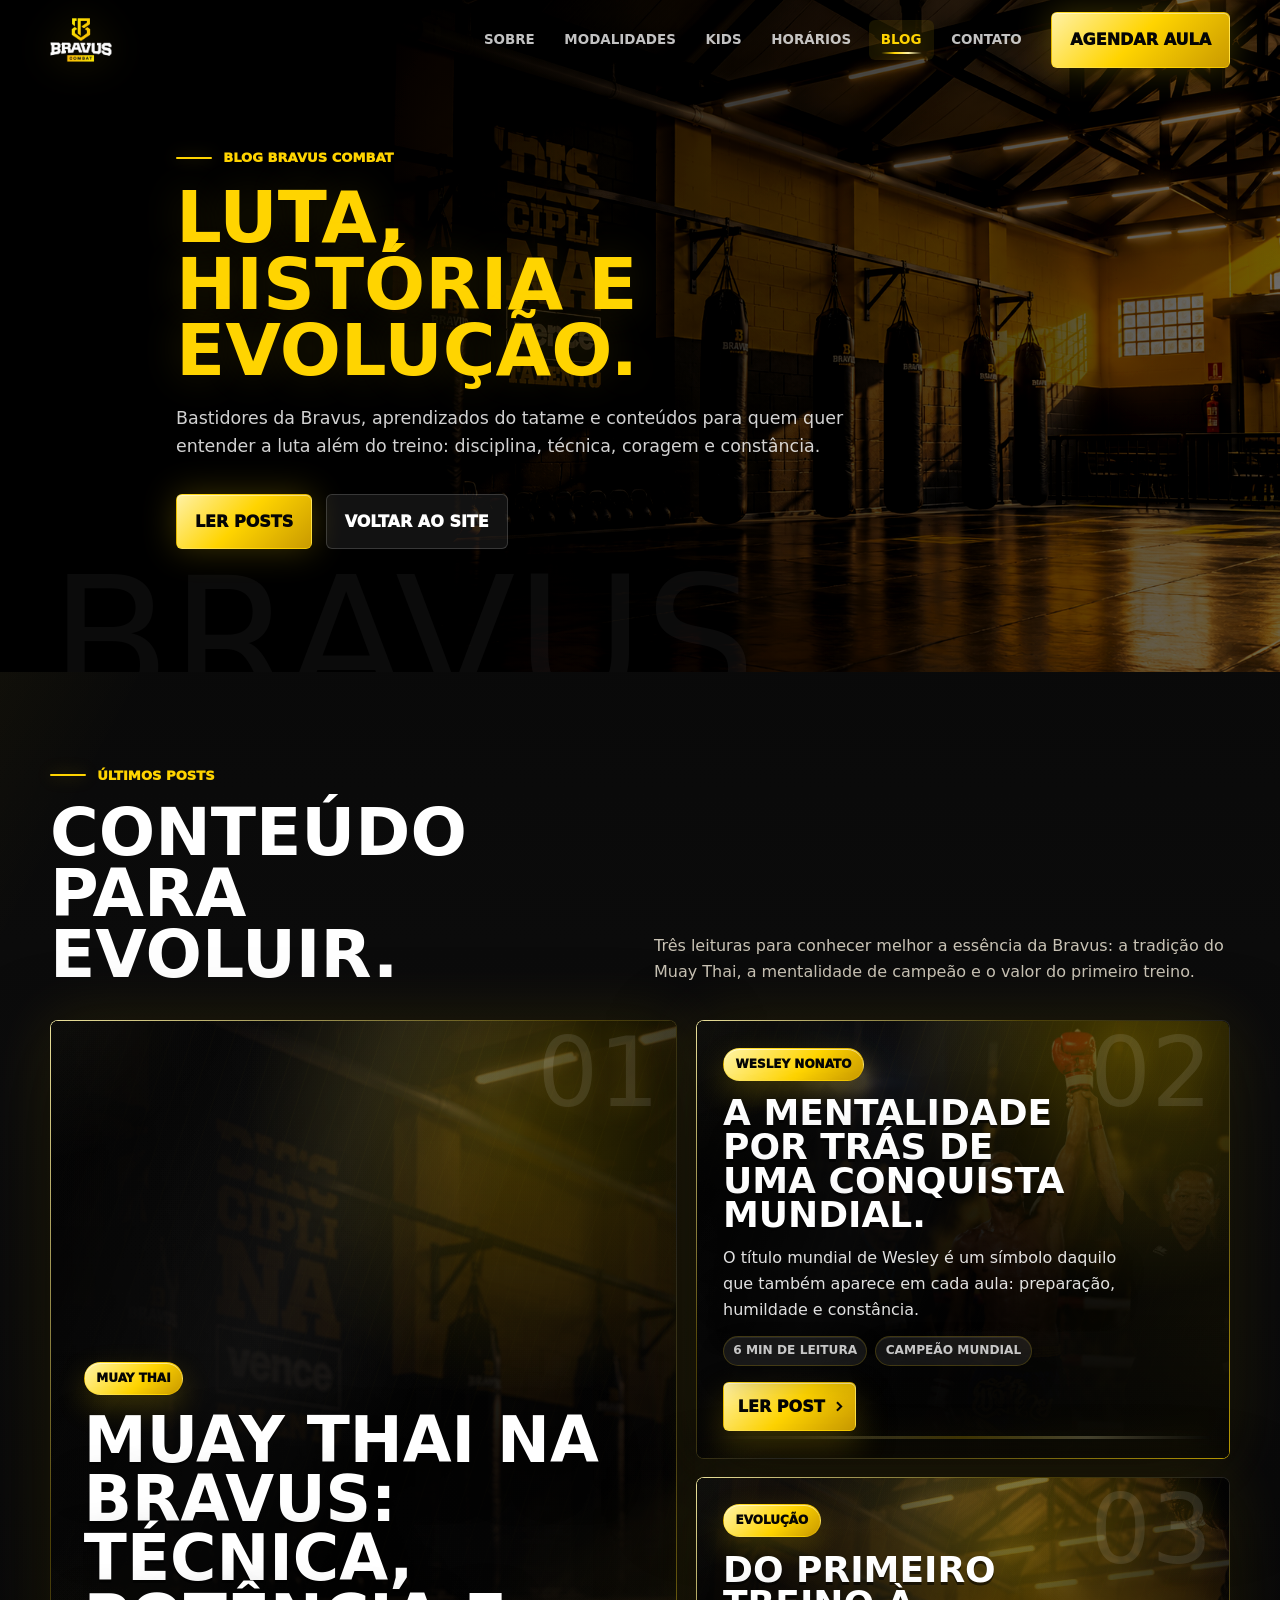
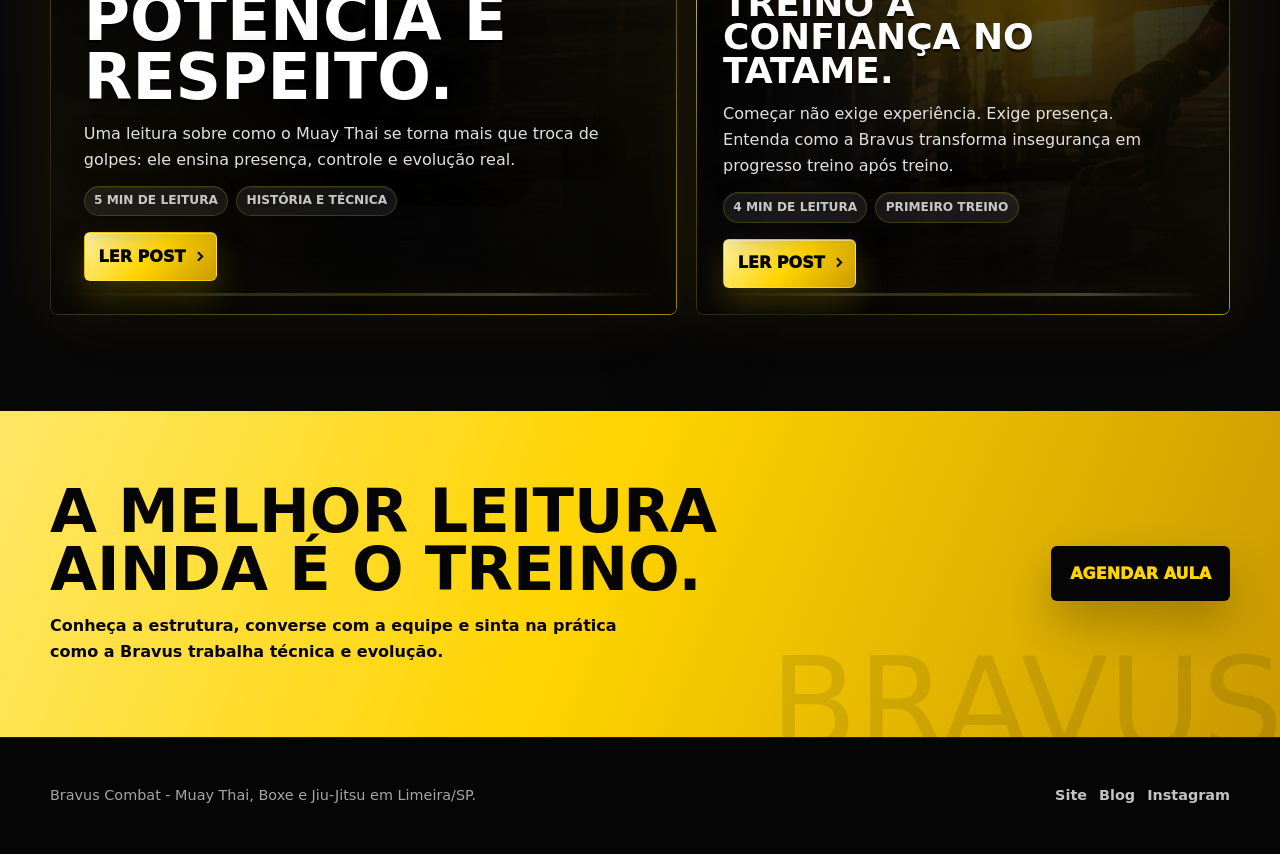
<file: blog/index.html>
<!DOCTYPE html>
<html lang="pt-BR">
<head>
  <meta charset="UTF-8" />
  <meta name="viewport" content="width=device-width, initial-scale=1.0" />
  <meta name="description" content="Blog da Bravus Combat com histórias, bastidores e conteúdos sobre Muay Thai, Boxe, Jiu-Jitsu, evolução e disciplina." />
  <meta name="theme-color" content="#050505" />
  <link rel="icon" href="/favicon/favicon.ico" sizes="any" />
  <link rel="icon" type="image/png" sizes="32x32" href="/favicon/favicon-32x32.png" />
  <link rel="icon" type="image/png" sizes="16x16" href="/favicon/favicon-16x16.png" />
  <link rel="apple-touch-icon" sizes="152x152" href="/favicon/apple-touch-icon-152x152.png" />
  <meta property="og:title" content="Blog Bravus Combat" />
  <meta property="og:description" content="Conteúdos sobre luta, disciplina, história e evolução dentro da Bravus Combat." />
  <meta property="og:image" content="/images/blog-1.webp" />
  <meta property="og:type" content="website" />
  <title>Blog Bravus Combat | Histórias, luta e evolução</title>
  <link rel="stylesheet" href="/blog/blog.css" />
  <script src="/blog/blog-nav.js" defer></script>
</head>
<body class="blog-home">
  <header class="site-header" data-blog-header>
    <nav class="nav container" aria-label="Navegação principal">
      <a class="brand" href="/" aria-label="Bravus Combat">
        <img class="brand-logo" src="/images/logo-logo-bravus.webp" alt="Bravus Combat" width="78" height="78" />
      </a>

      <div class="nav-menu" id="blogNavMenu" data-menu>
      <ul class="nav-links">
        <li><a href="/#sobre">Sobre</a></li>
        <li><a href="/#modalidades">Modalidades</a></li>
        <li><a href="/#kids">Kids</a></li>
        <li><a href="/#horarios">Horários</a></li>
        <li><a class="is-active" href="/blog/">Blog</a></li>
        <li><a href="/#contato">Contato</a></li>
      </ul>

      <a class="button" href="https://wa.me/5519999270275?text=Ol%C3%A1%2C%20Bravus%20Combat!%20Quero%20agendar%20uma%20aula%20experimental.">Agendar aula</a>
      </div>

      <button class="menu-toggle" type="button" aria-label="Abrir menu" aria-controls="blogNavMenu" aria-expanded="false" data-menu-toggle>
        <span></span>
        <span></span>
        <span></span>
      </button>
    </nav>
  </header>

  <main>
    <section class="blog-hero" aria-labelledby="blog-title">
      <div class="container blog-hero-grid">
        <div>
          <p class="eyebrow">Blog Bravus Combat</p>
          <h1 class="hero-title" id="blog-title">Luta, história e evolução.</h1>
          <p class="hero-copy">
            Bastidores da Bravus, aprendizados do tatame e conteúdos para quem quer entender a luta além do treino:
            disciplina, técnica, coragem e constância.
          </p>
          <div class="hero-actions">
            <a class="button" href="#posts">Ler posts</a>
            <a class="button secondary" href="/">Voltar ao site</a>
          </div>
        </div>

      </div>
    </section>

    <section class="section post-section" id="posts" aria-labelledby="posts-title">
      <div class="container">
        <div class="section-head">
          <div>
            <p class="eyebrow">Últimos posts</p>
            <h2 class="section-title" id="posts-title">Conteúdo para evoluir.</h2>
          </div>
          <p class="section-copy">
            Três leituras para conhecer melhor a essência da Bravus: a tradição do Muay Thai, a mentalidade de campeão
            e o valor do primeiro treino.
          </p>
        </div>

        <div class="post-grid">
          <article class="post-card">
            <a class="post-card-media" href="/blog/historia-muay-thai-bravus/" aria-label="Ler post sobre Muay Thai na Bravus">
              <img src="/images/blog-1.webp" alt="Treino de Muay Thai na Bravus Combat" width="720" height="540" />
            </a>
            <div class="post-card-content">
              <span class="tag">Muay Thai</span>
              <h2>Muay Thai na Bravus: técnica, potência e respeito.</h2>
              <p>
                Uma leitura sobre como o Muay Thai se torna mais que troca de golpes: ele ensina presença, controle e
                evolução real.
              </p>
              <div class="post-meta">
                <span>5 min de leitura</span>
                <span>História e técnica</span>
              </div>
              <a class="read-link" href="/blog/historia-muay-thai-bravus/">Ler post</a>
            </div>
          </article>

          <article class="post-card">
            <a class="post-card-media" href="/blog/wesley-nonato-campeao-mundial/" aria-label="Ler post sobre Wesley Nonato">
              <img src="/images/blog-2.webp" alt="Wesley Nonato, treinador da Bravus Combat" width="720" height="540" />
            </a>
            <div class="post-card-content">
              <span class="tag">Wesley Nonato</span>
              <h2>A mentalidade por trás de uma conquista mundial.</h2>
              <p>
                O título mundial de Wesley é um símbolo daquilo que também aparece em cada aula: preparação, humildade
                e constância.
              </p>
              <div class="post-meta">
                <span>6 min de leitura</span>
                <span>Campeão mundial</span>
              </div>
              <a class="read-link" href="/blog/wesley-nonato-campeao-mundial/">Ler post</a>
            </div>
          </article>

          <article class="post-card">
            <a class="post-card-media" href="/blog/primeiro-treino-evolucao-bravus/" aria-label="Ler post sobre primeiro treino e evolução">
              <img src="/images/blog-3.webp" alt="Treino Kids e evolução na Bravus Combat" width="720" height="540" />
            </a>
            <div class="post-card-content">
              <span class="tag">Evolução</span>
              <h2>Do primeiro treino à confiança no tatame.</h2>
              <p>
                Começar não exige experiência. Exige presença. Entenda como a Bravus transforma insegurança em progresso
                treino após treino.
              </p>
              <div class="post-meta">
                <span>4 min de leitura</span>
                <span>Primeiro treino</span>
              </div>
              <a class="read-link" href="/blog/primeiro-treino-evolucao-bravus/">Ler post</a>
            </div>
          </article>
        </div>
      </div>
    </section>

    <section class="blog-cta" aria-labelledby="blog-cta-title">
      <div class="container blog-cta-inner">
        <div>
          <h2 id="blog-cta-title">A melhor leitura ainda é o treino.</h2>
          <p>Conheça a estrutura, converse com a equipe e sinta na prática como a Bravus trabalha técnica e evolução.</p>
        </div>
        <a class="button" href="https://wa.me/5519999270275?text=Ol%C3%A1%2C%20Bravus%20Combat!%20Li%20o%20blog%20e%20quero%20agendar%20uma%20aula.">Agendar aula</a>
      </div>
    </section>
  </main>

  <footer class="site-footer">
    <div class="container footer-layout">
      <p>Bravus Combat - Muay Thai, Boxe e Jiu-Jitsu em Limeira/SP.</p>
      <div class="footer-links">
        <a href="/">Site</a>
        <a href="/blog/">Blog</a>
        <a href="https://www.instagram.com/ct.bravus/" target="_blank" rel="noopener">Instagram</a>
      </div>
    </div>
  </footer>
</body>
</html>
</file>
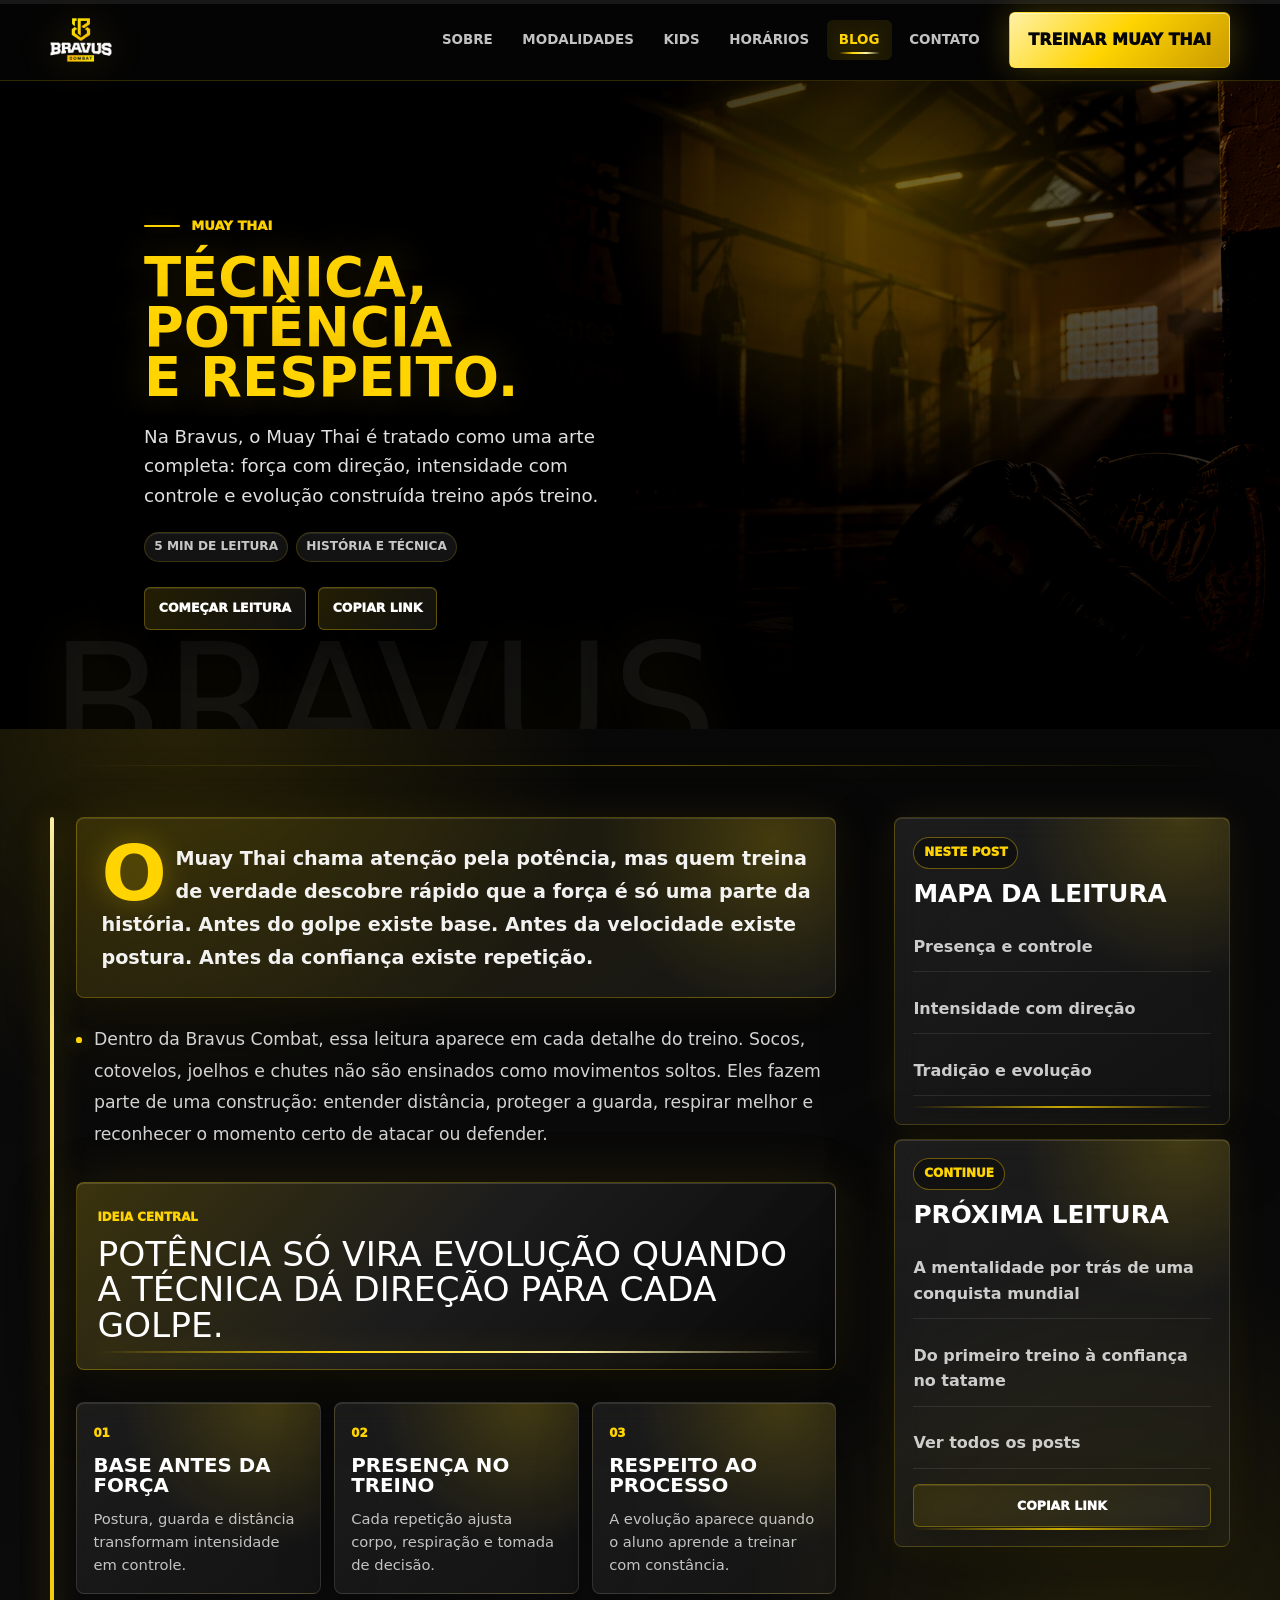
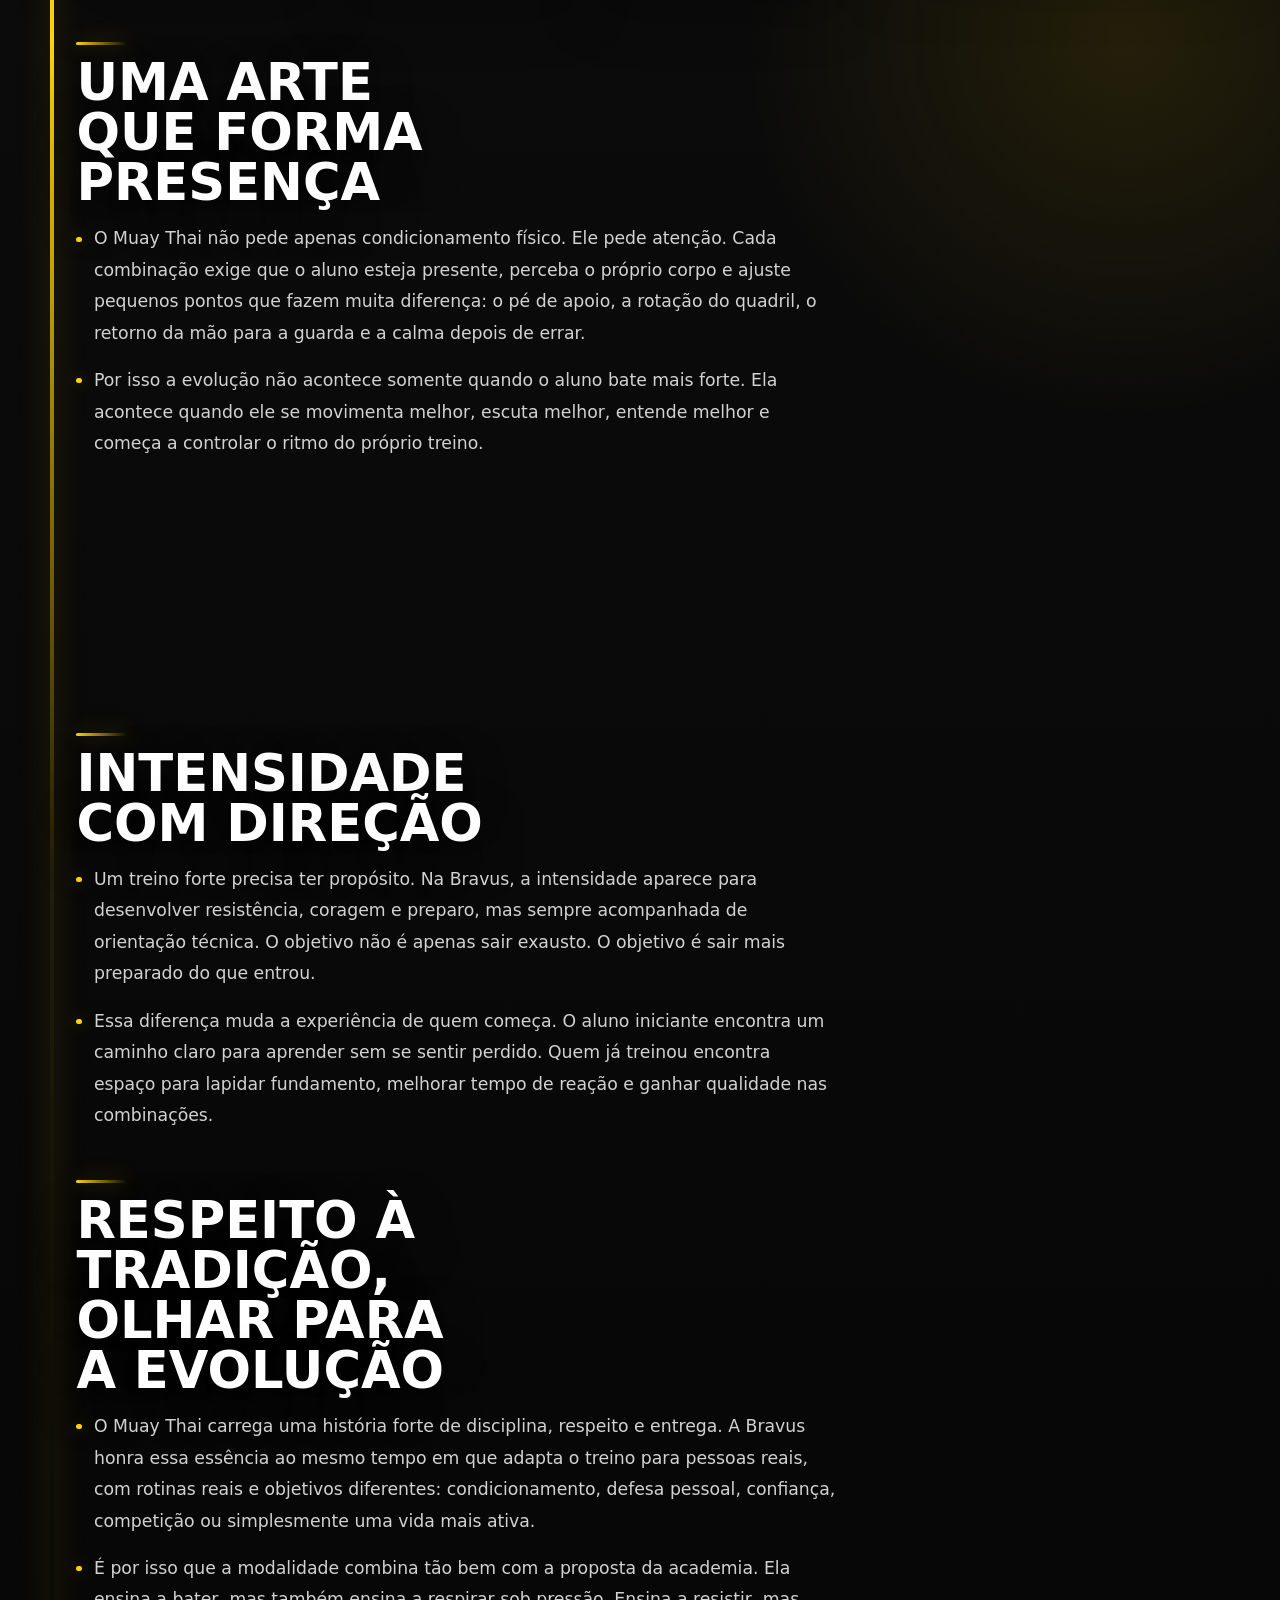
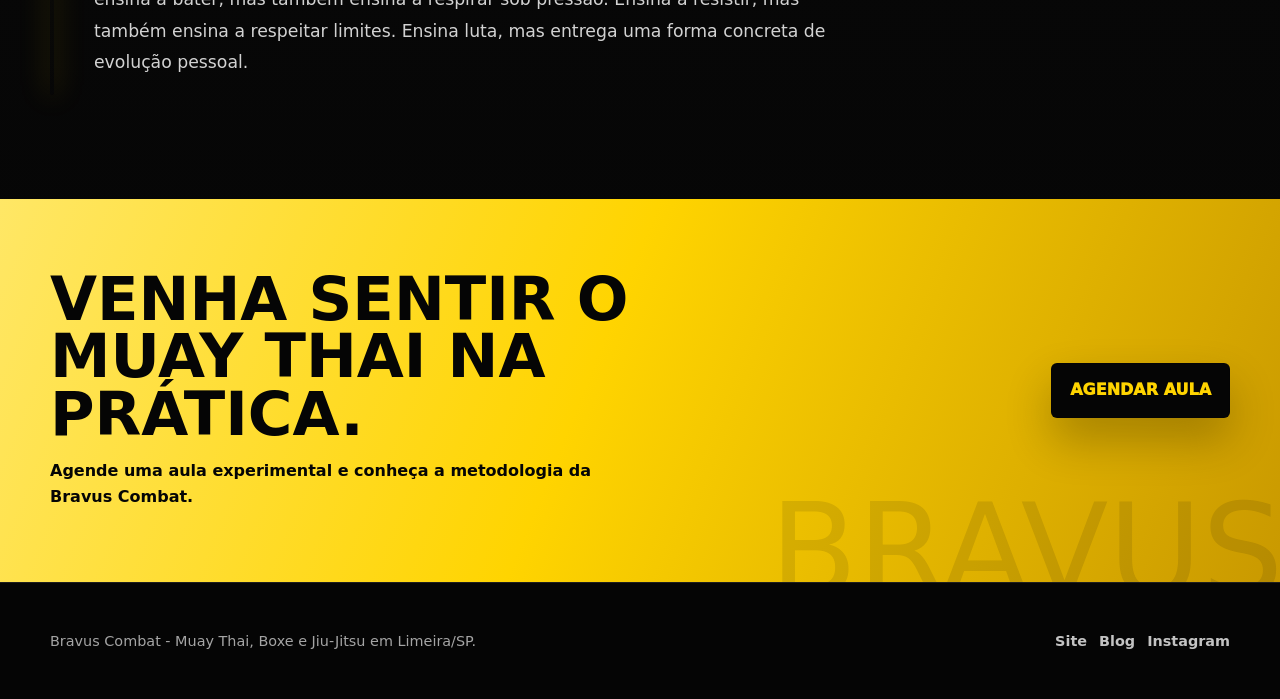
<file: blog/historia-muay-thai-bravus/index.html>
<!DOCTYPE html>
<html lang="pt-BR">
<head>
  <meta charset="UTF-8" />
  <meta name="viewport" content="width=device-width, initial-scale=1.0" />
  <meta name="description" content="Entenda como o Muay Thai se conecta com a identidade da Bravus Combat: técnica, potência, disciplina e respeito." />
  <meta name="theme-color" content="#050505" />
  <link rel="icon" href="/favicon/favicon.ico" sizes="any" />
  <link rel="icon" type="image/png" sizes="32x32" href="/favicon/favicon-32x32.png" />
  <link rel="apple-touch-icon" sizes="152x152" href="/favicon/apple-touch-icon-152x152.png" />
  <meta property="og:title" content="Muay Thai na Bravus: técnica, potência e respeito" />
  <meta property="og:description" content="Uma leitura sobre a essência do Muay Thai dentro da Bravus Combat." />
  <meta property="og:image" content="/images/blog-1.webp" />
  <meta property="og:type" content="article" />
  <title>Muay Thai na Bravus | Blog Bravus Combat</title>
  <link rel="stylesheet" href="/blog/blog.css" />
  <script src="/blog/blog-nav.js" defer></script>
  <script src="/blog/blog-post.js" defer></script>
</head>
<body class="article-page">
  <div class="reading-progress" aria-hidden="true"><span data-reading-progress></span></div>
  <header class="site-header">
    <nav class="nav container" aria-label="Navegação principal">
      <a class="brand" href="/" aria-label="Bravus Combat">
        <img class="brand-logo" src="/images/logo-logo-bravus.webp" alt="Bravus Combat" width="78" height="78" />
      </a>
      <div class="nav-menu" id="blogNavMenu" data-menu>
      <ul class="nav-links">
        <li><a href="/#sobre">Sobre</a></li>
        <li><a href="/#modalidades">Modalidades</a></li>
        <li><a href="/#kids">Kids</a></li>
        <li><a href="/#horarios">Horários</a></li>
        <li><a class="is-active" href="/blog/">Blog</a></li>
        <li><a href="/#contato">Contato</a></li>
      </ul>
      <a class="button" href="https://wa.me/5519999270275?text=Ol%C3%A1%2C%20Bravus%20Combat!%20Quero%20treinar%20Muay%20Thai.">Treinar Muay Thai</a>
      </div>
      <button class="menu-toggle" type="button" aria-label="Abrir menu" aria-controls="blogNavMenu" aria-expanded="false" data-menu-toggle>
        <span></span>
        <span></span>
        <span></span>
      </button>
    </nav>
  </header>

  <main>
    <section class="article-hero" style="--article-image: url('/images/blog-1.webp')" aria-labelledby="article-title">
      <div class="container article-hero-grid">
        <div>
          <p class="eyebrow">Muay Thai</p>
          <h1 class="article-title" id="article-title">Técnica, potência e respeito.</h1>
          <p class="article-dek">
            Na Bravus, o Muay Thai é tratado como uma arte completa: força com direção, intensidade com controle e
            evolução construída treino após treino.
          </p>
          <div class="post-meta">
            <span>5 min de leitura</span>
            <span>História e técnica</span>
          </div>
          <div class="article-hero-actions">
            <a class="article-ghost-link" href="#leitura">Começar leitura</a>
            <button class="article-ghost-link" type="button" data-copy-link>Copiar link</button>
          </div>
        </div>
      </div>
    </section>

    <div class="container article-shell">
      <article class="article-content" id="leitura">
        <p class="lead">
          O Muay Thai chama atenção pela potência, mas quem treina de verdade descobre rápido que a força é só uma parte
          da história. Antes do golpe existe base. Antes da velocidade existe postura. Antes da confiança existe repetição.
        </p>

        <p>
          Dentro da Bravus Combat, essa leitura aparece em cada detalhe do treino. Socos, cotovelos, joelhos e chutes não
          são ensinados como movimentos soltos. Eles fazem parte de uma construção: entender distância, proteger a guarda,
          respirar melhor e reconhecer o momento certo de atacar ou defender.
        </p>

        <div class="article-pulse-card" data-reveal>
          <span>Ideia central</span>
          <p>Potência só vira evolução quando a técnica dá direção para cada golpe.</p>
        </div>

        <div class="article-takeaways" data-reveal>
          <div class="takeaway-card">
            <span>01</span>
            <h3>Base antes da força</h3>
            <p>Postura, guarda e distância transformam intensidade em controle.</p>
          </div>
          <div class="takeaway-card">
            <span>02</span>
            <h3>Presença no treino</h3>
            <p>Cada repetição ajusta corpo, respiração e tomada de decisão.</p>
          </div>
          <div class="takeaway-card">
            <span>03</span>
            <h3>Respeito ao processo</h3>
            <p>A evolução aparece quando o aluno aprende a treinar com constância.</p>
          </div>
        </div>

        <h2 id="presenca">Uma arte que forma presença</h2>
        <p>
          O Muay Thai não pede apenas condicionamento físico. Ele pede atenção. Cada combinação exige que o aluno esteja
          presente, perceba o próprio corpo e ajuste pequenos pontos que fazem muita diferença: o pé de apoio, a rotação
          do quadril, o retorno da mão para a guarda e a calma depois de errar.
        </p>
        <p>
          Por isso a evolução não acontece somente quando o aluno bate mais forte. Ela acontece quando ele se movimenta
          melhor, escuta melhor, entende melhor e começa a controlar o ritmo do próprio treino.
        </p>

        <blockquote data-reveal>Força sem técnica cansa rápido. Técnica com disciplina cresce todos os dias.</blockquote>

        <h2 id="intensidade">Intensidade com direção</h2>
        <p>
          Um treino forte precisa ter propósito. Na Bravus, a intensidade aparece para desenvolver resistência, coragem e
          preparo, mas sempre acompanhada de orientação técnica. O objetivo não é apenas sair exausto. O objetivo é sair
          mais preparado do que entrou.
        </p>
        <p>
          Essa diferença muda a experiência de quem começa. O aluno iniciante encontra um caminho claro para aprender sem
          se sentir perdido. Quem já treinou encontra espaço para lapidar fundamento, melhorar tempo de reação e ganhar
          qualidade nas combinações.
        </p>

        <h2 id="tradicao">Respeito à tradição, olhar para a evolução</h2>
        <p>
          O Muay Thai carrega uma história forte de disciplina, respeito e entrega. A Bravus honra essa essência ao mesmo
          tempo em que adapta o treino para pessoas reais, com rotinas reais e objetivos diferentes: condicionamento,
          defesa pessoal, confiança, competição ou simplesmente uma vida mais ativa.
        </p>
        <p>
          É por isso que a modalidade combina tão bem com a proposta da academia. Ela ensina a bater, mas também ensina a
          respirar sob pressão. Ensina a resistir, mas também ensina a respeitar limites. Ensina luta, mas entrega uma
          forma concreta de evolução pessoal.
        </p>
      </article>

      <aside class="article-side" aria-label="Outros posts">
        <div class="side-card">
          <span class="tag">Neste post</span>
          <h2>Mapa da leitura</h2>
          <div class="side-list">
            <a href="#presenca">Presença e controle</a>
            <a href="#intensidade">Intensidade com direção</a>
            <a href="#tradicao">Tradição e evolução</a>
          </div>
        </div>
        <div class="side-card">
          <span class="tag">Continue</span>
          <h2>Próxima leitura</h2>
          <div class="side-list">
            <a href="/blog/wesley-nonato-campeao-mundial/">A mentalidade por trás de uma conquista mundial</a>
            <a href="/blog/primeiro-treino-evolucao-bravus/">Do primeiro treino à confiança no tatame</a>
            <a href="/blog/">Ver todos os posts</a>
          </div>
          <div class="side-actions">
            <button class="side-action" type="button" data-copy-link>Copiar link</button>
          </div>
        </div>
      </aside>
    </div>

    <section class="blog-cta" aria-labelledby="cta-title">
      <div class="container blog-cta-inner">
        <div>
          <h2 id="cta-title">Venha sentir o Muay Thai na prática.</h2>
          <p>Agende uma aula experimental e conheça a metodologia da Bravus Combat.</p>
        </div>
        <a class="button" href="https://wa.me/5519999270275?text=Ol%C3%A1%2C%20Bravus%20Combat!%20Quero%20agendar%20uma%20aula%20de%20Muay%20Thai.">Agendar aula</a>
      </div>
    </section>
  </main>

  <a class="back-top" href="#article-title" data-back-top aria-label="Voltar ao topo">↑</a>

  <footer class="site-footer">
    <div class="container footer-layout">
      <p>Bravus Combat - Muay Thai, Boxe e Jiu-Jitsu em Limeira/SP.</p>
      <div class="footer-links">
        <a href="/">Site</a>
        <a href="/blog/">Blog</a>
        <a href="https://www.instagram.com/ct.bravus/" target="_blank" rel="noopener">Instagram</a>
      </div>
    </div>
  </footer>
</body>
</html>
</file>
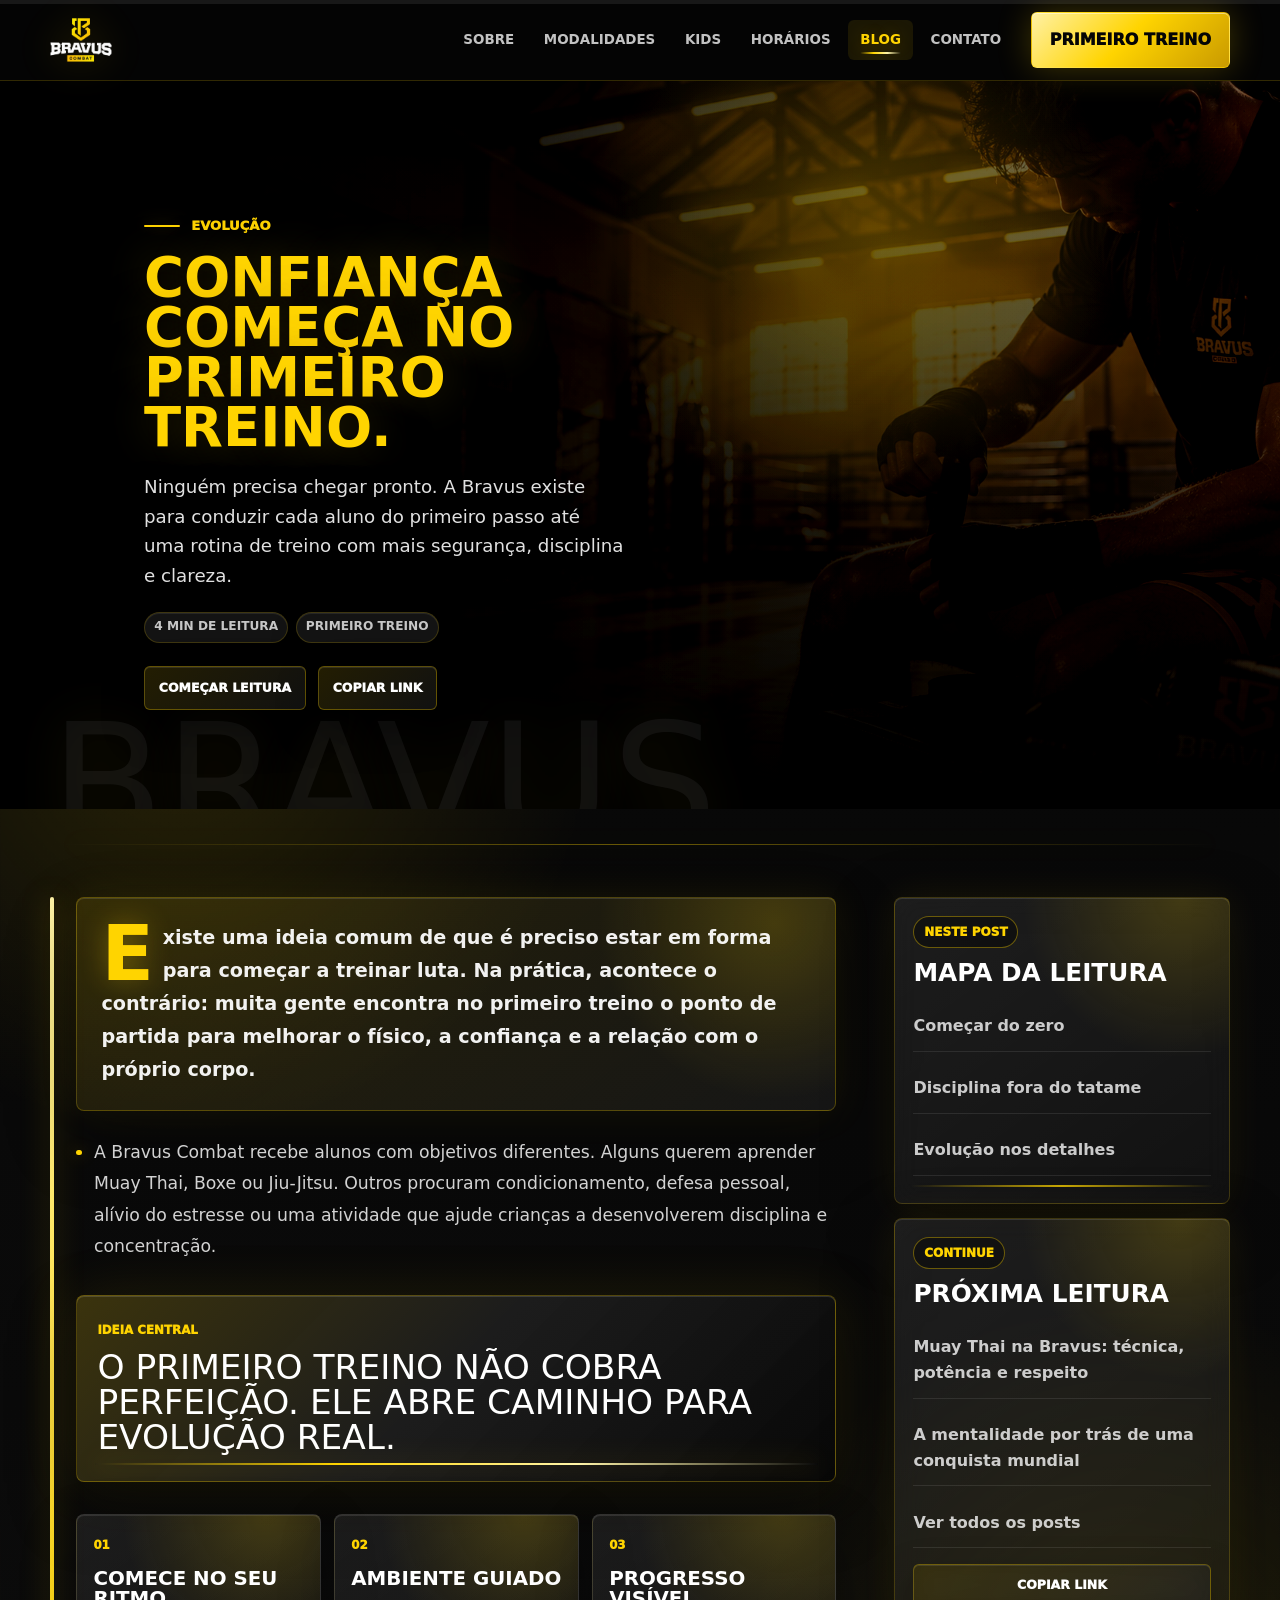
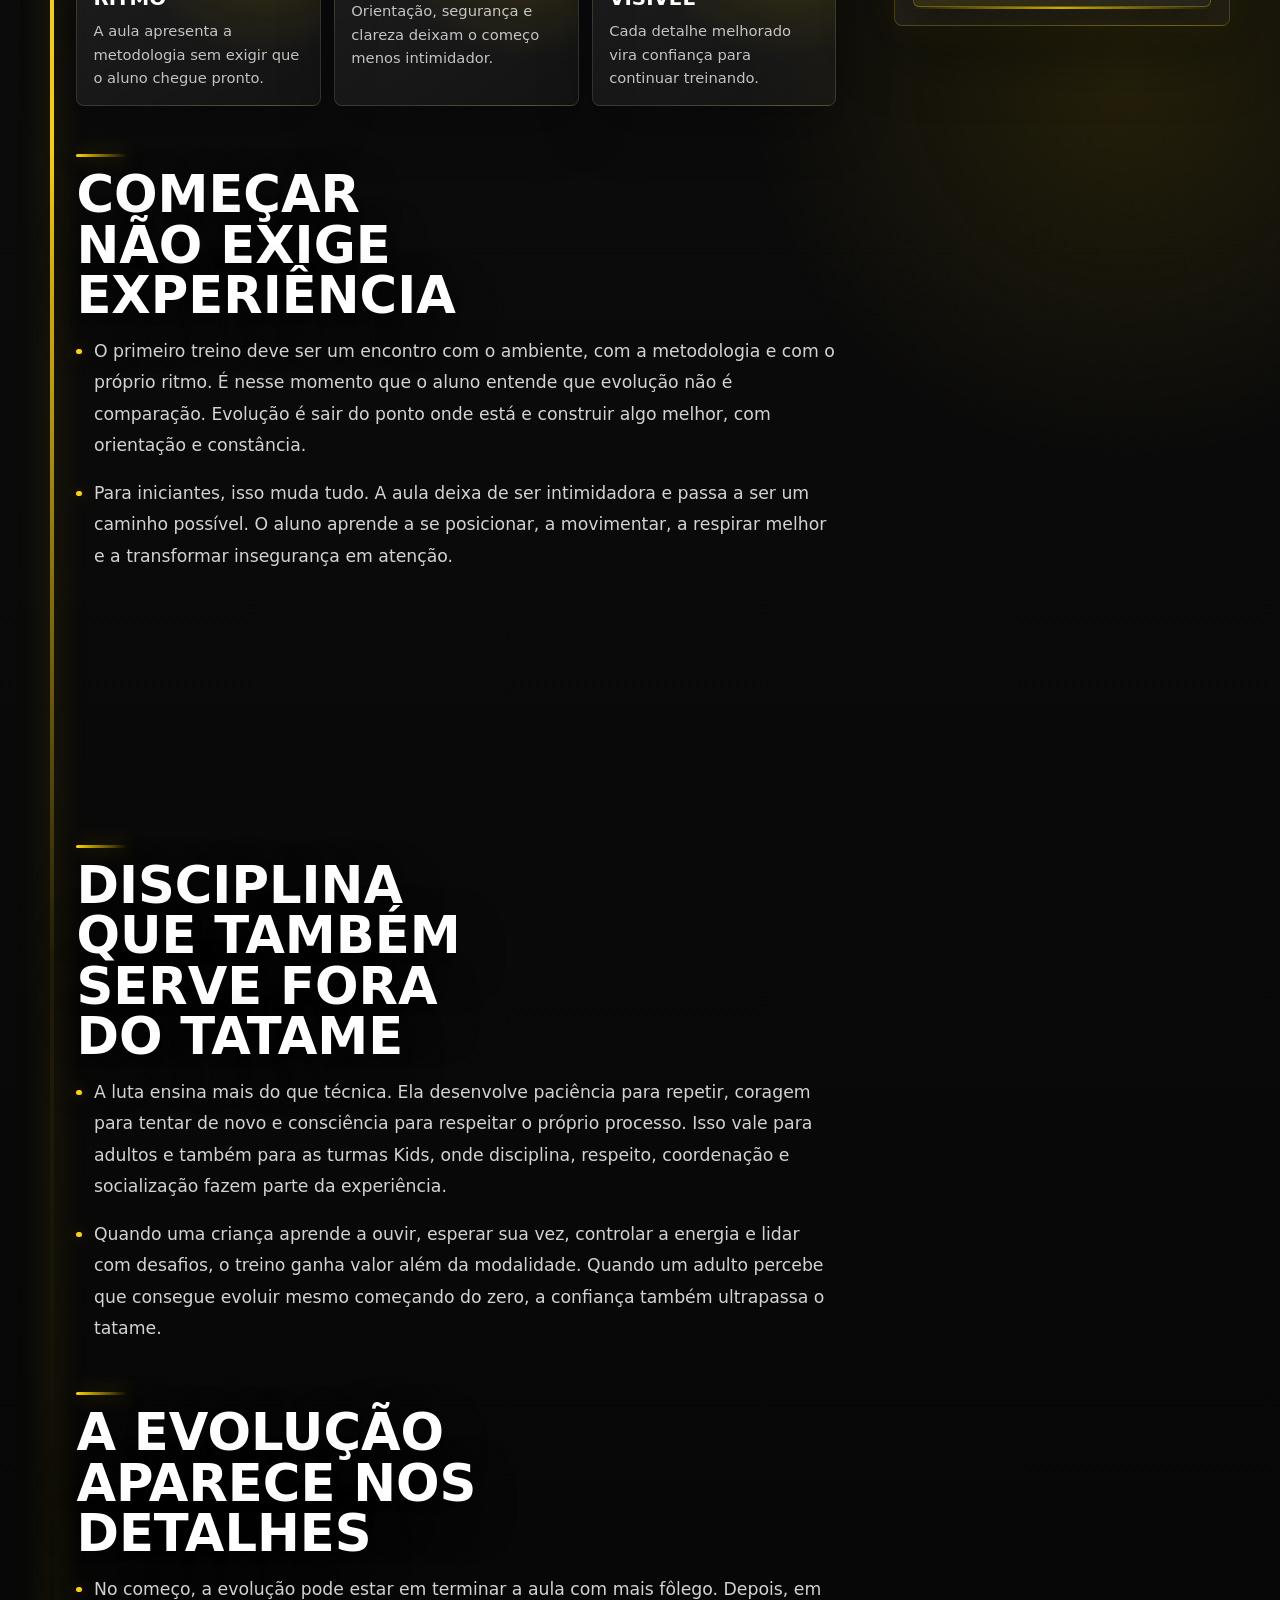
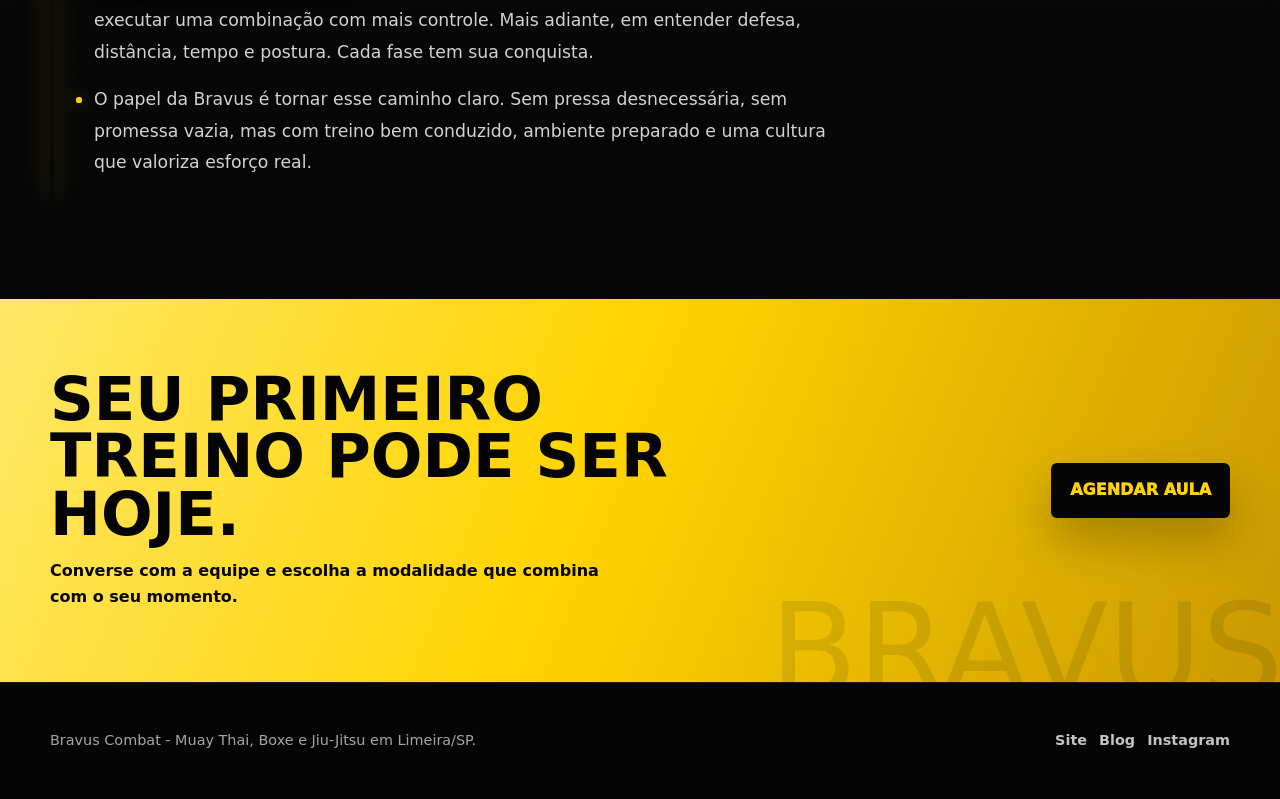
<file: blog/primeiro-treino-evolucao-bravus/index.html>
<!DOCTYPE html>
<html lang="pt-BR">
<head>
  <meta charset="UTF-8" />
  <meta name="viewport" content="width=device-width, initial-scale=1.0" />
  <meta name="description" content="Como o primeiro treino na Bravus Combat ajuda alunos adultos e crianças a desenvolverem confiança, disciplina e evolução." />
  <meta name="theme-color" content="#050505" />
  <link rel="icon" href="/favicon/favicon.ico" sizes="any" />
  <link rel="icon" type="image/png" sizes="32x32" href="/favicon/favicon-32x32.png" />
  <link rel="apple-touch-icon" sizes="152x152" href="/favicon/apple-touch-icon-152x152.png" />
  <meta property="og:title" content="Do primeiro treino à confiança no tatame" />
  <meta property="og:description" content="A Bravus acredita que evolução começa com presença, orientação e constância." />
  <meta property="og:image" content="/images/blog-3.webp" />
  <meta property="og:type" content="article" />
  <title>Primeiro treino e evolução | Blog Bravus Combat</title>
  <link rel="stylesheet" href="/blog/blog.css" />
  <script src="/blog/blog-nav.js" defer></script>
  <script src="/blog/blog-post.js" defer></script>
</head>
<body class="article-page">
  <div class="reading-progress" aria-hidden="true"><span data-reading-progress></span></div>
  <header class="site-header">
    <nav class="nav container" aria-label="Navegação principal">
      <a class="brand" href="/" aria-label="Bravus Combat">
        <img class="brand-logo" src="/images/logo-logo-bravus.webp" alt="Bravus Combat" width="78" height="78" />
      </a>
      <div class="nav-menu" id="blogNavMenu" data-menu>
      <ul class="nav-links">
        <li><a href="/#sobre">Sobre</a></li>
        <li><a href="/#modalidades">Modalidades</a></li>
        <li><a href="/#kids">Kids</a></li>
        <li><a href="/#horarios">Horários</a></li>
        <li><a class="is-active" href="/blog/">Blog</a></li>
        <li><a href="/#contato">Contato</a></li>
      </ul>
      <a class="button" href="https://wa.me/5519999270275?text=Ol%C3%A1%2C%20Bravus%20Combat!%20Quero%20fazer%20meu%20primeiro%20treino.">Primeiro treino</a>
      </div>
      <button class="menu-toggle" type="button" aria-label="Abrir menu" aria-controls="blogNavMenu" aria-expanded="false" data-menu-toggle>
        <span></span>
        <span></span>
        <span></span>
      </button>
    </nav>
  </header>

  <main>
    <section class="article-hero" style="--article-image: url('/images/blog-3.webp')" aria-labelledby="article-title">
      <div class="container article-hero-grid">
        <div>
          <p class="eyebrow">Evolução</p>
          <h1 class="article-title" id="article-title">Confiança começa no primeiro treino.</h1>
          <p class="article-dek">
            Ninguém precisa chegar pronto. A Bravus existe para conduzir cada aluno do primeiro passo até uma rotina de
            treino com mais segurança, disciplina e clareza.
          </p>
          <div class="post-meta">
            <span>4 min de leitura</span>
            <span>Primeiro treino</span>
          </div>
          <div class="article-hero-actions">
            <a class="article-ghost-link" href="#leitura">Começar leitura</a>
            <button class="article-ghost-link" type="button" data-copy-link>Copiar link</button>
          </div>
        </div>
      </div>
    </section>

    <div class="container article-shell">
      <article class="article-content" id="leitura">
        <p class="lead">
          Existe uma ideia comum de que é preciso estar em forma para começar a treinar luta. Na prática, acontece o
          contrário: muita gente encontra no primeiro treino o ponto de partida para melhorar o físico, a confiança e a
          relação com o próprio corpo.
        </p>

        <p>
          A Bravus Combat recebe alunos com objetivos diferentes. Alguns querem aprender Muay Thai, Boxe ou Jiu-Jitsu.
          Outros procuram condicionamento, defesa pessoal, alívio do estresse ou uma atividade que ajude crianças a
          desenvolverem disciplina e concentração.
        </p>

        <div class="article-pulse-card" data-reveal>
          <span>Ideia central</span>
          <p>O primeiro treino não cobra perfeição. Ele abre caminho para evolução real.</p>
        </div>

        <div class="article-takeaways" data-reveal>
          <div class="takeaway-card">
            <span>01</span>
            <h3>Comece no seu ritmo</h3>
            <p>A aula apresenta a metodologia sem exigir que o aluno chegue pronto.</p>
          </div>
          <div class="takeaway-card">
            <span>02</span>
            <h3>Ambiente guiado</h3>
            <p>Orientação, segurança e clareza deixam o começo menos intimidador.</p>
          </div>
          <div class="takeaway-card">
            <span>03</span>
            <h3>Progresso visível</h3>
            <p>Cada detalhe melhorado vira confiança para continuar treinando.</p>
          </div>
        </div>

        <h2 id="experiencia">Começar não exige experiência</h2>
        <p>
          O primeiro treino deve ser um encontro com o ambiente, com a metodologia e com o próprio ritmo. É nesse momento
          que o aluno entende que evolução não é comparação. Evolução é sair do ponto onde está e construir algo melhor,
          com orientação e constância.
        </p>
        <p>
          Para iniciantes, isso muda tudo. A aula deixa de ser intimidadora e passa a ser um caminho possível. O aluno
          aprende a se posicionar, a movimentar, a respirar melhor e a transformar insegurança em atenção.
        </p>

        <blockquote data-reveal>O primeiro treino não precisa ser perfeito. Ele precisa acontecer.</blockquote>

        <h2 id="disciplina">Disciplina que também serve fora do tatame</h2>
        <p>
          A luta ensina mais do que técnica. Ela desenvolve paciência para repetir, coragem para tentar de novo e
          consciência para respeitar o próprio processo. Isso vale para adultos e também para as turmas Kids, onde
          disciplina, respeito, coordenação e socialização fazem parte da experiência.
        </p>
        <p>
          Quando uma criança aprende a ouvir, esperar sua vez, controlar a energia e lidar com desafios, o treino ganha
          valor além da modalidade. Quando um adulto percebe que consegue evoluir mesmo começando do zero, a confiança
          também ultrapassa o tatame.
        </p>

        <h2 id="detalhes">A evolução aparece nos detalhes</h2>
        <p>
          No começo, a evolução pode estar em terminar a aula com mais fôlego. Depois, em executar uma combinação com mais
          controle. Mais adiante, em entender defesa, distância, tempo e postura. Cada fase tem sua conquista.
        </p>
        <p>
          O papel da Bravus é tornar esse caminho claro. Sem pressa desnecessária, sem promessa vazia, mas com treino bem
          conduzido, ambiente preparado e uma cultura que valoriza esforço real.
        </p>
      </article>

      <aside class="article-side" aria-label="Outros posts">
        <div class="side-card">
          <span class="tag">Neste post</span>
          <h2>Mapa da leitura</h2>
          <div class="side-list">
            <a href="#experiencia">Começar do zero</a>
            <a href="#disciplina">Disciplina fora do tatame</a>
            <a href="#detalhes">Evolução nos detalhes</a>
          </div>
        </div>
        <div class="side-card">
          <span class="tag">Continue</span>
          <h2>Próxima leitura</h2>
          <div class="side-list">
            <a href="/blog/historia-muay-thai-bravus/">Muay Thai na Bravus: técnica, potência e respeito</a>
            <a href="/blog/wesley-nonato-campeao-mundial/">A mentalidade por trás de uma conquista mundial</a>
            <a href="/blog/">Ver todos os posts</a>
          </div>
          <div class="side-actions">
            <button class="side-action" type="button" data-copy-link>Copiar link</button>
          </div>
        </div>
      </aside>
    </div>

    <section class="blog-cta" aria-labelledby="cta-title">
      <div class="container blog-cta-inner">
        <div>
          <h2 id="cta-title">Seu primeiro treino pode ser hoje.</h2>
          <p>Converse com a equipe e escolha a modalidade que combina com o seu momento.</p>
        </div>
        <a class="button" href="https://wa.me/5519999270275?text=Ol%C3%A1%2C%20Bravus%20Combat!%20Quero%20agendar%20meu%20primeiro%20treino.">Agendar aula</a>
      </div>
    </section>
  </main>

  <a class="back-top" href="#article-title" data-back-top aria-label="Voltar ao topo">↑</a>

  <footer class="site-footer">
    <div class="container footer-layout">
      <p>Bravus Combat - Muay Thai, Boxe e Jiu-Jitsu em Limeira/SP.</p>
      <div class="footer-links">
        <a href="/">Site</a>
        <a href="/blog/">Blog</a>
        <a href="https://www.instagram.com/ct.bravus/" target="_blank" rel="noopener">Instagram</a>
      </div>
    </div>
  </footer>
</body>
</html>
</file>
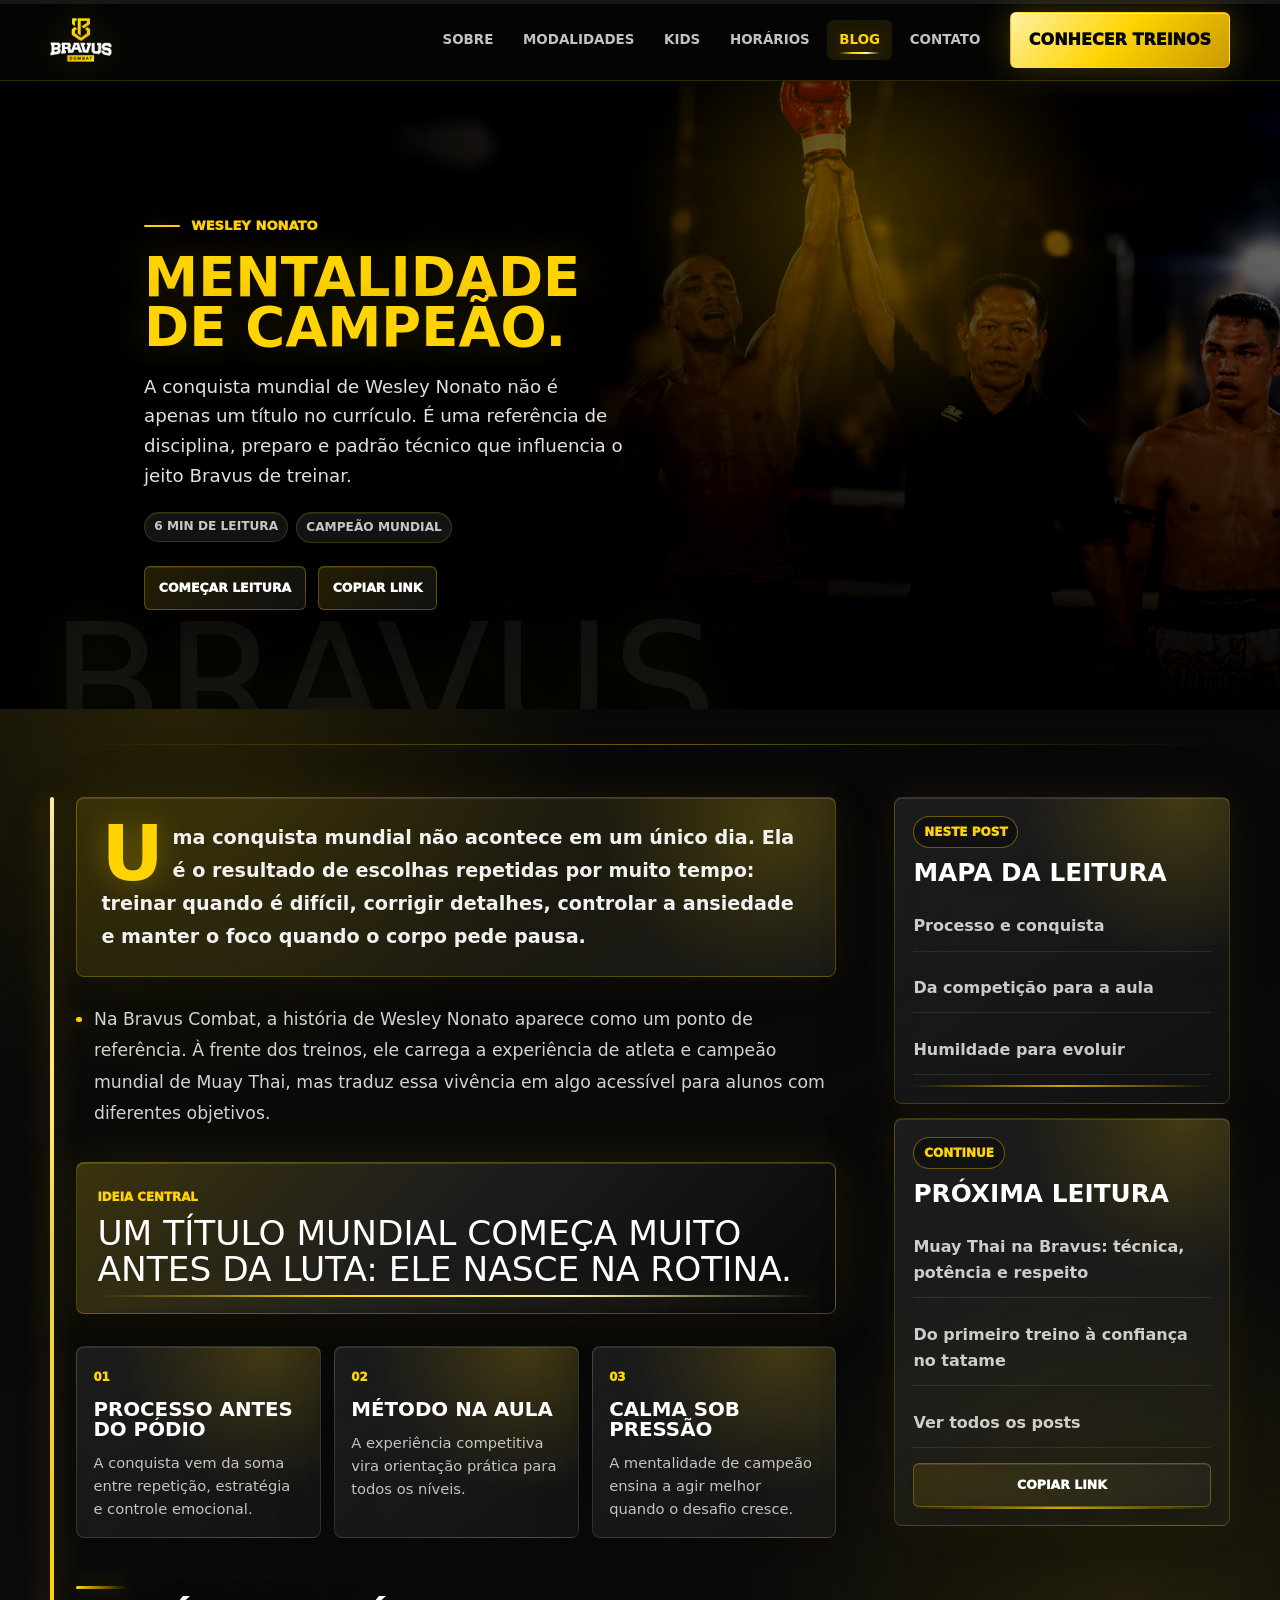
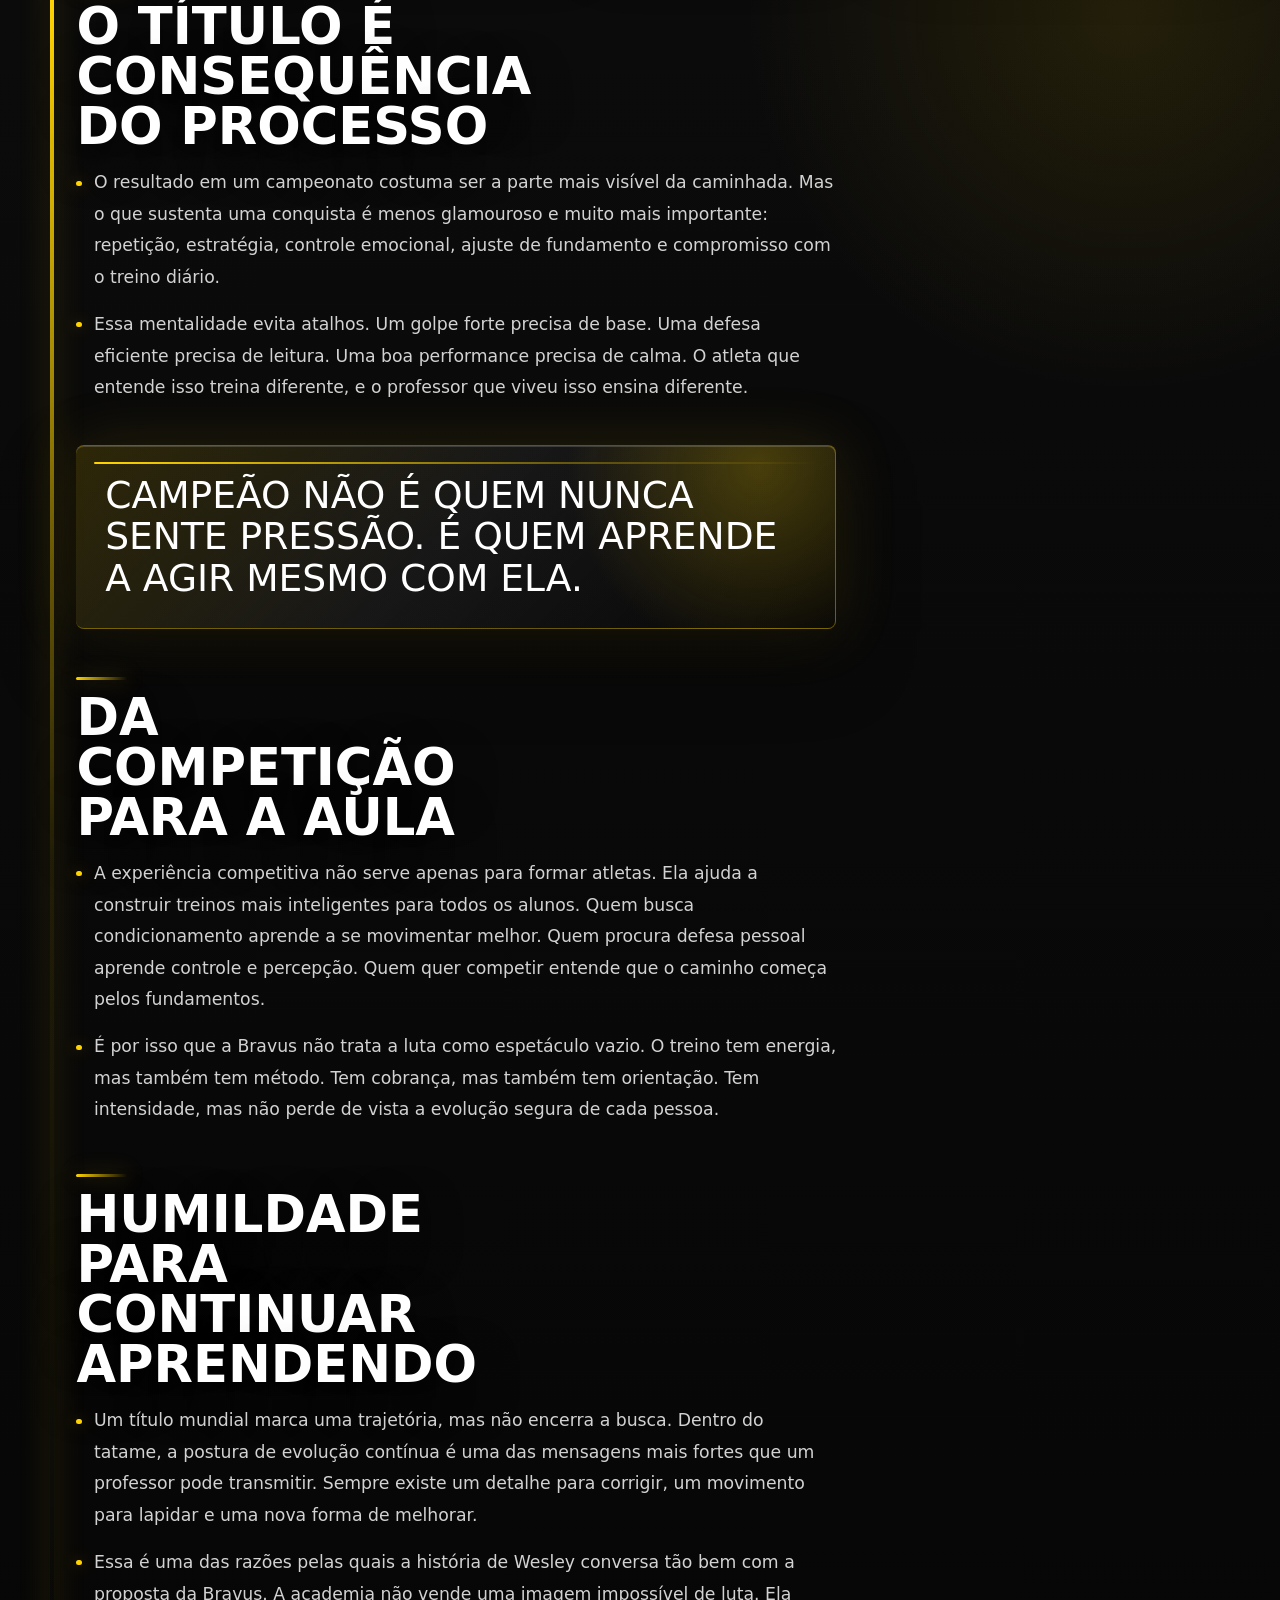
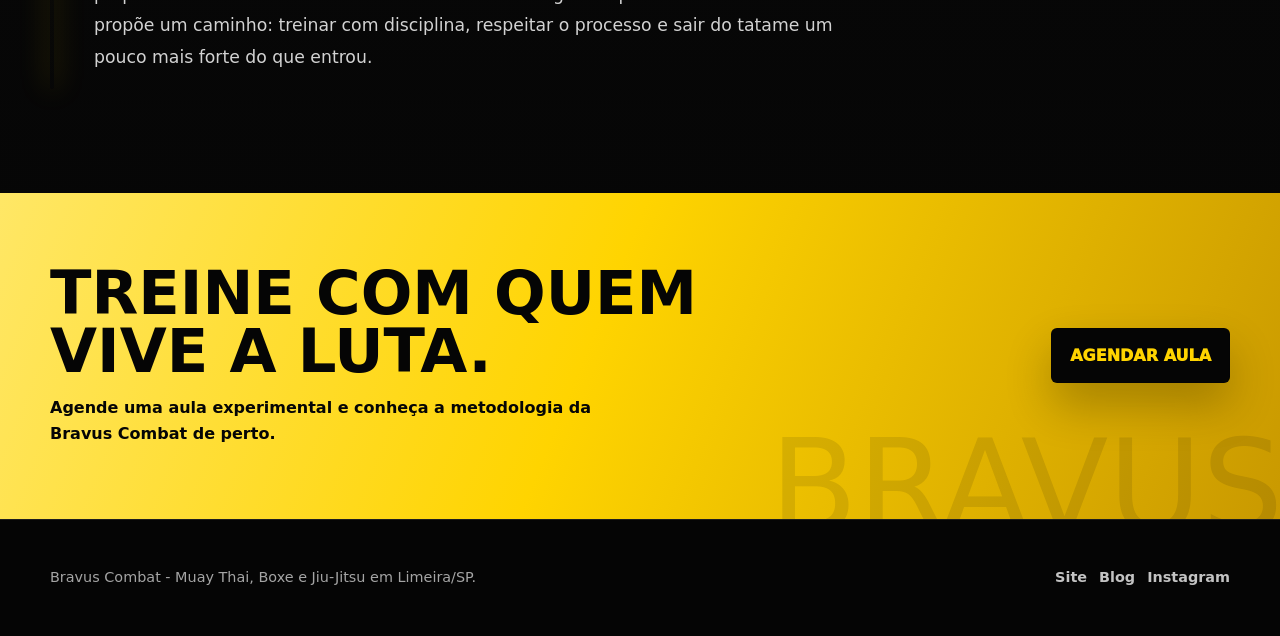
<file: blog/wesley-nonato-campeao-mundial/index.html>
<!DOCTYPE html>
<html lang="pt-BR">
<head>
  <meta charset="UTF-8" />
  <meta name="viewport" content="width=device-width, initial-scale=1.0" />
  <meta name="description" content="A conquista mundial de Wesley Nonato e a mentalidade que inspira os treinos da Bravus Combat." />
  <meta name="theme-color" content="#050505" />
  <link rel="icon" href="/favicon/favicon.ico" sizes="any" />
  <link rel="icon" type="image/png" sizes="32x32" href="/favicon/favicon-32x32.png" />
  <link rel="apple-touch-icon" sizes="152x152" href="/favicon/apple-touch-icon-152x152.png" />
  <meta property="og:title" content="Wesley Nonato: a mentalidade por trás de uma conquista mundial" />
  <meta property="og:description" content="Como a experiência competitiva de Wesley aparece no dia a dia da Bravus Combat." />
  <meta property="og:image" content="/images/blog-2.webp" />
  <meta property="og:type" content="article" />
  <title>Wesley Nonato e a conquista mundial | Blog Bravus Combat</title>
  <link rel="stylesheet" href="/blog/blog.css" />
  <script src="/blog/blog-nav.js" defer></script>
  <script src="/blog/blog-post.js" defer></script>
</head>
<body class="article-page">
  <div class="reading-progress" aria-hidden="true"><span data-reading-progress></span></div>
  <header class="site-header">
    <nav class="nav container" aria-label="Navegação principal">
      <a class="brand" href="/" aria-label="Bravus Combat">
        <img class="brand-logo" src="/images/logo-logo-bravus.webp" alt="Bravus Combat" width="78" height="78" />
      </a>
      <div class="nav-menu" id="blogNavMenu" data-menu>
      <ul class="nav-links">
        <li><a href="/#sobre">Sobre</a></li>
        <li><a href="/#modalidades">Modalidades</a></li>
        <li><a href="/#kids">Kids</a></li>
        <li><a href="/#horarios">Horários</a></li>
        <li><a class="is-active" href="/blog/">Blog</a></li>
        <li><a href="/#contato">Contato</a></li>
      </ul>
      <a class="button" href="https://wa.me/5519999270275?text=Ol%C3%A1%2C%20Bravus%20Combat!%20Quero%20conhecer%20os%20treinos.">Conhecer treinos</a>
      </div>
      <button class="menu-toggle" type="button" aria-label="Abrir menu" aria-controls="blogNavMenu" aria-expanded="false" data-menu-toggle>
        <span></span>
        <span></span>
        <span></span>
      </button>
    </nav>
  </header>

  <main>
    <section class="article-hero" style="--article-image: url('/images/blog-2.webp')" aria-labelledby="article-title">
      <div class="container article-hero-grid">
        <div>
          <p class="eyebrow">Wesley Nonato</p>
          <h1 class="article-title" id="article-title">Mentalidade de campeão.</h1>
          <p class="article-dek">
            A conquista mundial de Wesley Nonato não é apenas um título no currículo. É uma referência de disciplina,
            preparo e padrão técnico que influencia o jeito Bravus de treinar.
          </p>
          <div class="post-meta">
            <span>6 min de leitura</span>
            <span>Campeão mundial</span>
          </div>
          <div class="article-hero-actions">
            <a class="article-ghost-link" href="#leitura">Começar leitura</a>
            <button class="article-ghost-link" type="button" data-copy-link>Copiar link</button>
          </div>
        </div>
      </div>
    </section>

    <div class="container article-shell">
      <article class="article-content" id="leitura">
        <p class="lead">
          Uma conquista mundial não acontece em um único dia. Ela é o resultado de escolhas repetidas por muito tempo:
          treinar quando é difícil, corrigir detalhes, controlar a ansiedade e manter o foco quando o corpo pede pausa.
        </p>

        <p>
          Na Bravus Combat, a história de Wesley Nonato aparece como um ponto de referência. À frente dos treinos, ele
          carrega a experiência de atleta e campeão mundial de Muay Thai, mas traduz essa vivência em algo acessível para
          alunos com diferentes objetivos.
        </p>

        <div class="article-pulse-card" data-reveal>
          <span>Ideia central</span>
          <p>Um título mundial começa muito antes da luta: ele nasce na rotina.</p>
        </div>

        <div class="article-takeaways" data-reveal>
          <div class="takeaway-card">
            <span>01</span>
            <h3>Processo antes do pódio</h3>
            <p>A conquista vem da soma entre repetição, estratégia e controle emocional.</p>
          </div>
          <div class="takeaway-card">
            <span>02</span>
            <h3>Método na aula</h3>
            <p>A experiência competitiva vira orientação prática para todos os níveis.</p>
          </div>
          <div class="takeaway-card">
            <span>03</span>
            <h3>Calma sob pressão</h3>
            <p>A mentalidade de campeão ensina a agir melhor quando o desafio cresce.</p>
          </div>
        </div>

        <h2 id="processo">O título é consequência do processo</h2>
        <p>
          O resultado em um campeonato costuma ser a parte mais visível da caminhada. Mas o que sustenta uma conquista é
          menos glamouroso e muito mais importante: repetição, estratégia, controle emocional, ajuste de fundamento e
          compromisso com o treino diário.
        </p>
        <p>
          Essa mentalidade evita atalhos. Um golpe forte precisa de base. Uma defesa eficiente precisa de leitura. Uma
          boa performance precisa de calma. O atleta que entende isso treina diferente, e o professor que viveu isso
          ensina diferente.
        </p>

        <blockquote data-reveal>Campeão não é quem nunca sente pressão. É quem aprende a agir mesmo com ela.</blockquote>

        <h2 id="aula">Da competição para a aula</h2>
        <p>
          A experiência competitiva não serve apenas para formar atletas. Ela ajuda a construir treinos mais inteligentes
          para todos os alunos. Quem busca condicionamento aprende a se movimentar melhor. Quem procura defesa pessoal
          aprende controle e percepção. Quem quer competir entende que o caminho começa pelos fundamentos.
        </p>
        <p>
          É por isso que a Bravus não trata a luta como espetáculo vazio. O treino tem energia, mas também tem método.
          Tem cobrança, mas também tem orientação. Tem intensidade, mas não perde de vista a evolução segura de cada
          pessoa.
        </p>

        <h2 id="humildade">Humildade para continuar aprendendo</h2>
        <p>
          Um título mundial marca uma trajetória, mas não encerra a busca. Dentro do tatame, a postura de evolução
          contínua é uma das mensagens mais fortes que um professor pode transmitir. Sempre existe um detalhe para
          corrigir, um movimento para lapidar e uma nova forma de melhorar.
        </p>
        <p>
          Essa é uma das razões pelas quais a história de Wesley conversa tão bem com a proposta da Bravus. A academia
          não vende uma imagem impossível de luta. Ela propõe um caminho: treinar com disciplina, respeitar o processo e
          sair do tatame um pouco mais forte do que entrou.
        </p>
      </article>

      <aside class="article-side" aria-label="Outros posts">
        <div class="side-card">
          <span class="tag">Neste post</span>
          <h2>Mapa da leitura</h2>
          <div class="side-list">
            <a href="#processo">Processo e conquista</a>
            <a href="#aula">Da competição para a aula</a>
            <a href="#humildade">Humildade para evoluir</a>
          </div>
        </div>
        <div class="side-card">
          <span class="tag">Continue</span>
          <h2>Próxima leitura</h2>
          <div class="side-list">
            <a href="/blog/historia-muay-thai-bravus/">Muay Thai na Bravus: técnica, potência e respeito</a>
            <a href="/blog/primeiro-treino-evolucao-bravus/">Do primeiro treino à confiança no tatame</a>
            <a href="/blog/">Ver todos os posts</a>
          </div>
          <div class="side-actions">
            <button class="side-action" type="button" data-copy-link>Copiar link</button>
          </div>
        </div>
      </aside>
    </div>

    <section class="blog-cta" aria-labelledby="cta-title">
      <div class="container blog-cta-inner">
        <div>
          <h2 id="cta-title">Treine com quem vive a luta.</h2>
          <p>Agende uma aula experimental e conheça a metodologia da Bravus Combat de perto.</p>
        </div>
        <a class="button" href="https://wa.me/5519999270275?text=Ol%C3%A1%2C%20Bravus%20Combat!%20Quero%20agendar%20uma%20aula%20experimental.">Agendar aula</a>
      </div>
    </section>
  </main>

  <a class="back-top" href="#article-title" data-back-top aria-label="Voltar ao topo">↑</a>

  <footer class="site-footer">
    <div class="container footer-layout">
      <p>Bravus Combat - Muay Thai, Boxe e Jiu-Jitsu em Limeira/SP.</p>
      <div class="footer-links">
        <a href="/">Site</a>
        <a href="/blog/">Blog</a>
        <a href="https://www.instagram.com/ct.bravus/" target="_blank" rel="noopener">Instagram</a>
      </div>
    </div>
  </footer>
</body>
</html>
</file>
<file: blog/blog.css>
:root {
  --color-black: #050505;
  --color-ink: #090909;
  --color-panel: #111111;
  --color-panel-soft: #181818;
  --color-white: #ffffff;
  --color-muted: #c9c3b5;
  --color-muted-soft: rgba(255, 255, 255, 0.68);
  --color-line: rgba(255, 255, 255, 0.12);
  --color-yellow: #ffd400;
  --color-yellow-soft: rgba(255, 212, 0, 0.14);
  --container: 1180px;
  --radius-xs: 6px;
  --radius-sm: 8px;
  --shadow-card: 0 28px 72px rgba(0, 0, 0, 0.44);
  --shadow-yellow: 0 0 44px rgba(255, 212, 0, 0.24);
  --ease: cubic-bezier(0.2, 0.9, 0.2, 1);
  --font-display: "Arial Black", Impact, system-ui, sans-serif;
  --font-body: Inter, ui-sans-serif, system-ui, -apple-system, BlinkMacSystemFont, "Segoe UI", sans-serif;
}

*,
*::before,
*::after {
  box-sizing: border-box;
}

html {
  scroll-behavior: smooth;
  background: var(--color-black);
}

body {
  margin: 0;
  min-width: 320px;
  color: var(--color-white);
  background:
    linear-gradient(118deg, rgba(255, 212, 0, 0.10), transparent 28rem),
    linear-gradient(180deg, #050505 0%, #0c0c0c 45%, #050505 100%);
  font-family: var(--font-body);
  line-height: 1.62;
  letter-spacing: 0;
  overflow-x: hidden;
}

body::before {
  content: "";
  position: fixed;
  inset: 0;
  z-index: -2;
  opacity: 0.34;
  pointer-events: none;
  background-image:
    linear-gradient(rgba(255, 212, 0, 0.08) 1px, transparent 1px),
    linear-gradient(90deg, rgba(255, 212, 0, 0.05) 1px, transparent 1px),
    repeating-linear-gradient(108deg, transparent 0, transparent 22px, rgba(255, 212, 0, 0.045) 23px, transparent 24px);
  background-size: 52px 52px, 52px 52px, auto;
  mask-image: linear-gradient(180deg, black, transparent 82%);
}

a {
  color: inherit;
  text-decoration: none;
}

img {
  display: block;
  max-width: 100%;
  height: auto;
}

.container {
  width: min(100% - 2rem, var(--container));
  margin-inline: auto;
}

.site-header {
  position: sticky;
  top: 0;
  z-index: 40;
  border-bottom: 1px solid rgba(255, 212, 0, 0.18);
  background: rgba(5, 5, 5, 0.94);
  box-shadow: 0 18px 54px rgba(0, 0, 0, 0.28);
  backdrop-filter: blur(18px);
}

.blog-home .site-header {
  position: fixed;
  left: 0;
  right: 0;
  border-bottom-color: transparent;
  background: transparent;
  box-shadow: none;
  backdrop-filter: blur(0);
  transition:
    background 220ms var(--ease),
    border-color 220ms var(--ease),
    box-shadow 220ms var(--ease),
    backdrop-filter 220ms var(--ease);
}

.blog-home .site-header.is-scrolled {
  border-bottom-color: rgba(255, 212, 0, 0.18);
  background: rgba(5, 5, 5, 0.96);
  box-shadow: 0 18px 54px rgba(0, 0, 0, 0.28);
  backdrop-filter: blur(18px);
}

.nav {
  display: flex;
  align-items: center;
  justify-content: space-between;
  min-height: 5rem;
  gap: 1.1rem;
}

.brand {
  display: inline-flex;
  align-items: center;
  gap: 0.78rem;
  flex: 0 0 auto;
}

.brand-logo {
  width: 3.9rem;
  height: 3.9rem;
  object-fit: contain;
  filter: drop-shadow(0 0 18px rgba(255, 212, 0, 0.18));
}

.nav-menu {
  display: flex;
  align-items: center;
  gap: 1.1rem;
}

.nav-links {
  display: flex;
  align-items: center;
  justify-content: center;
  gap: 0.35rem;
  margin: 0;
  padding: 0;
  list-style: none;
}

.nav-links a {
  position: relative;
  display: inline-flex;
  align-items: center;
  min-height: 2.45rem;
  padding: 0.55rem 0.75rem;
  border-radius: var(--radius-xs);
  color: rgba(255, 255, 255, 0.76);
  font-size: 0.84rem;
  font-weight: 900;
  text-transform: uppercase;
  overflow: hidden;
  transition: color 180ms var(--ease), background 180ms var(--ease), text-shadow 180ms var(--ease);
}

.nav-links a::after {
  content: "";
  position: absolute;
  left: 0.75rem;
  right: 0.75rem;
  bottom: 0.38rem;
  height: 2px;
  border-radius: 999px;
  background: linear-gradient(90deg, transparent, var(--color-yellow), #fff4a8, transparent);
  box-shadow: 0 0 18px rgba(255, 212, 0, 0.44);
  opacity: 0;
  transform: scaleX(0);
  transform-origin: center;
  transition: opacity 180ms var(--ease), transform 220ms var(--ease);
}

.nav-links a:hover,
.nav-links a:focus-visible,
.nav-links a.is-active {
  color: var(--color-yellow);
  background: rgba(255, 212, 0, 0.09);
  text-shadow: 0 0 18px rgba(255, 212, 0, 0.24);
}

.nav-links a:hover::after,
.nav-links a:focus-visible::after,
.nav-links a.is-active::after {
  opacity: 1;
  transform: scaleX(1);
}

.menu-toggle {
  position: relative;
  display: none;
  place-items: center;
  width: 2.9rem;
  height: 2.9rem;
  border: 1px solid rgba(255, 212, 0, 0.22);
  border-radius: var(--radius-xs);
  color: var(--color-white);
  background:
    linear-gradient(135deg, rgba(255, 212, 0, 0.12), rgba(255, 255, 255, 0.055)),
    rgba(5, 5, 5, 0.52);
  box-shadow:
    inset 0 1px 0 rgba(255, 255, 255, 0.10),
    0 18px 42px rgba(0, 0, 0, 0.28),
    0 0 24px rgba(255, 212, 0, 0.10);
  backdrop-filter: blur(14px);
  cursor: pointer;
  transition: transform 180ms var(--ease), border-color 180ms var(--ease), box-shadow 180ms var(--ease);
}

.menu-toggle:hover,
.menu-toggle:focus-visible {
  border-color: rgba(255, 212, 0, 0.58);
  box-shadow:
    inset 0 1px 0 rgba(255, 255, 255, 0.14),
    0 20px 48px rgba(0, 0, 0, 0.34),
    0 0 34px rgba(255, 212, 0, 0.18);
  transform: translateY(-2px);
}

.menu-toggle span {
  position: absolute;
  width: 1.15rem;
  height: 2px;
  border-radius: 999px;
  background: currentColor;
  box-shadow: 0 0 12px rgba(255, 212, 0, 0.34);
  transition: transform 220ms var(--ease), opacity 180ms var(--ease);
}

.menu-toggle span:nth-child(1) {
  transform: translateY(-0.34rem);
}

.menu-toggle span:nth-child(3) {
  transform: translateY(0.34rem);
}

.menu-toggle.is-open span:nth-child(1) {
  transform: rotate(45deg);
}

.menu-toggle.is-open span:nth-child(2) {
  opacity: 0;
}

.menu-toggle.is-open span:nth-child(3) {
  transform: rotate(-45deg);
}

.button {
  display: inline-flex;
  align-items: center;
  justify-content: center;
  min-height: 3.08rem;
  padding: 0.85rem 1.12rem;
  border: 1px solid rgba(255, 212, 0, 0.42);
  border-radius: var(--radius-xs);
  color: var(--color-black);
  background: linear-gradient(135deg, #fff1a5, var(--color-yellow) 48%, #c99a00);
  box-shadow:
    inset 0 1px 0 rgba(255, 255, 255, 0.46),
    0 0 34px rgba(255, 212, 0, 0.24);
  font-weight: 950;
  text-transform: uppercase;
  transition: transform 180ms var(--ease), box-shadow 180ms var(--ease), filter 180ms var(--ease);
}

.button:hover,
.button:focus-visible {
  filter: brightness(1.06);
  transform: translateY(-2px);
  box-shadow:
    inset 0 1px 0 rgba(255, 255, 255, 0.56),
    0 0 52px rgba(255, 212, 0, 0.34);
}

.button.secondary {
  color: var(--color-white);
  background: rgba(255, 255, 255, 0.07);
  border-color: rgba(255, 255, 255, 0.16);
  box-shadow: none;
}

.section {
  padding: 6rem 0;
}

.eyebrow {
  display: inline-flex;
  align-items: center;
  gap: 0.7rem;
  margin: 0 0 1rem;
  color: var(--color-yellow);
  font-size: 0.82rem;
  font-weight: 950;
  text-transform: uppercase;
}

.eyebrow::before {
  content: "";
  width: 2.25rem;
  height: 2px;
  border-radius: 999px;
  background: currentColor;
  box-shadow: 0 0 16px rgba(255, 212, 0, 0.34);
}

.blog-hero {
  position: relative;
  isolation: isolate;
  overflow: hidden;
  min-height: 42rem;
  padding: 7.4rem 0 5.4rem;
}

.blog-home .blog-hero {
  padding-top: 8.8rem;
}

.blog-hero::before {
  content: "";
  position: absolute;
  inset: 0;
  z-index: -2;
  background:
    linear-gradient(90deg, rgba(5, 5, 5, 0.97) 0%, rgba(5, 5, 5, 0.82) 42%, rgba(5, 5, 5, 0.58) 100%),
    url("/images/hero-blog.webp") center / cover;
  filter: saturate(1.14) contrast(1.08);
}

.blog-hero::after {
  content: "BRAVUS";
  position: absolute;
  left: max(1rem, calc((100vw - var(--container)) / 2));
  bottom: -2.2rem;
  z-index: -1;
  color: rgba(255, 255, 255, 0.045);
  font-family: var(--font-display);
  font-size: 11rem;
  line-height: 0.72;
  pointer-events: none;
}

.blog-hero-grid {
  display: grid;
  grid-template-columns: minmax(0, 0.95fr) minmax(21rem, 0.62fr);
  align-items: end;
  gap: 3.4rem;
}

.blog-home .blog-hero-grid {
  max-width: 58rem;
  grid-template-columns: minmax(0, 1fr);
  margin-inline: auto auto;
}

.hero-title,
.section-title,
.article-title {
  margin: 0;
  font-family: var(--font-display);
  line-height: 0.92;
  text-transform: uppercase;
}

.hero-title {
  max-width: 11ch;
  color: var(--color-yellow);
  font-size: 4.5rem;
  text-shadow: 0 0 42px rgba(255, 212, 0, 0.14);
}

.hero-copy {
  max-width: 46rem;
  margin: 1.3rem 0 0;
  color: rgba(255, 255, 255, 0.82);
  font-size: 1.09rem;
}

.hero-actions {
  display: flex;
  flex-wrap: wrap;
  gap: 0.85rem;
  margin-top: 2.1rem;
}

.hero-panel {
  position: relative;
  overflow: hidden;
  border: 1px solid transparent;
  border-radius: var(--radius-sm);
  background:
    linear-gradient(#080808, #080808) padding-box,
    linear-gradient(135deg, rgba(255, 244, 168, 0.72), rgba(255, 212, 0, 0.28), rgba(255, 255, 255, 0.08), rgba(255, 212, 0, 0.66)) border-box;
  box-shadow:
    inset 0 1px 0 rgba(255, 255, 255, 0.12),
    0 34px 90px rgba(0, 0, 0, 0.54),
    0 0 72px rgba(255, 212, 0, 0.16);
}

.hero-panel::before {
  content: "";
  position: absolute;
  inset: 0;
  z-index: 2;
  background:
    linear-gradient(180deg, transparent 24%, rgba(5, 5, 5, 0.90) 100%),
    repeating-linear-gradient(108deg, transparent 0, transparent 18px, rgba(255, 212, 0, 0.08) 19px, transparent 20px);
  pointer-events: none;
}

.hero-panel::after {
  content: "";
  position: absolute;
  left: 1rem;
  right: 1rem;
  bottom: 1rem;
  z-index: 3;
  height: 3px;
  border-radius: 999px;
  background: linear-gradient(90deg, transparent, #fff4a8, var(--color-yellow), #fff4a8, transparent);
  box-shadow: 0 0 22px rgba(255, 212, 0, 0.54);
}

.hero-panel img {
  width: 100%;
  aspect-ratio: 4 / 3.15;
  object-fit: cover;
  filter: saturate(1.12) contrast(1.08) brightness(0.88);
}

.hero-panel-content {
  position: absolute;
  inset: auto 0 0;
  z-index: 4;
  padding: 1.25rem 1.25rem 2rem;
}

.tag {
  display: inline-flex;
  align-items: center;
  min-height: 1.9rem;
  padding: 0.33rem 0.62rem;
  border: 1px solid rgba(255, 212, 0, 0.38);
  border-radius: 999px;
  color: var(--color-yellow);
  background: rgba(5, 5, 5, 0.44);
  font-size: 0.75rem;
  font-weight: 950;
  text-transform: uppercase;
}

.hero-panel h2,
.post-card h2,
.article-side h2 {
  margin: 0.8rem 0 0;
  font-family: var(--font-display);
  line-height: 0.98;
  text-transform: uppercase;
}

.hero-panel h2 {
  font-size: 2.15rem;
}

.hero-panel p,
.post-card p,
.article-side p {
  color: var(--color-muted);
}

.post-section {
  position: relative;
  overflow: hidden;
  padding-top: 5.4rem;
}

.post-section::before,
.post-section::after {
  content: "";
  position: absolute;
  z-index: -1;
  pointer-events: none;
}

.post-section::before {
  width: 28rem;
  height: 28rem;
  right: -10rem;
  top: 8rem;
  border-radius: 50%;
  background: radial-gradient(circle, rgba(255, 212, 0, 0.22), transparent 62%);
  filter: blur(10px);
}

.post-section::after {
  left: 0;
  right: 0;
  top: 11rem;
  height: 1px;
  background: linear-gradient(90deg, transparent, rgba(255, 212, 0, 0.36), transparent);
  opacity: 0.8;
}

.section-head {
  display: flex;
  align-items: end;
  justify-content: space-between;
  gap: 1.5rem;
  margin-bottom: 2.2rem;
}

.section-title {
  max-width: 12ch;
  font-size: 4.15rem;
}

.section-copy {
  max-width: 36rem;
  margin: 0;
  color: var(--color-muted);
}

.post-grid {
  display: grid;
  grid-template-columns: minmax(0, 1.08fr) minmax(0, 0.92fr);
  grid-auto-rows: minmax(24rem, auto);
  gap: 1.15rem;
  counter-reset: post;
}

.post-card {
  position: relative;
  display: grid;
  grid-column: auto;
  isolation: isolate;
  overflow: hidden;
  min-height: 24rem;
  border: 1px solid transparent;
  border-radius: var(--radius-sm);
  background:
    linear-gradient(145deg, rgba(8, 8, 8, 0.98), rgba(8, 8, 8, 0.88)) padding-box,
    linear-gradient(135deg, rgba(255, 244, 168, 0.92), rgba(255, 212, 0, 0.28) 34%, rgba(255, 255, 255, 0.10) 54%, rgba(255, 212, 0, 0.72)) border-box;
  box-shadow:
    inset 0 1px 0 rgba(255, 255, 255, 0.14),
    inset 0 -1px 0 rgba(255, 212, 0, 0.20),
    0 30px 86px rgba(0, 0, 0, 0.52),
    0 0 64px rgba(255, 212, 0, 0.12);
  transform-style: preserve-3d;
  transition:
    transform 260ms var(--ease),
    border-color 260ms var(--ease),
    box-shadow 260ms var(--ease),
    filter 260ms var(--ease);
}

.post-card:first-child {
  grid-row: span 2;
  min-height: 49rem;
}

.post-card::before {
  content: "0" counter(post);
  counter-increment: post;
  position: absolute;
  right: 1.05rem;
  top: 0.85rem;
  z-index: 4;
  color: rgba(255, 255, 255, 0.10);
  font-family: var(--font-display);
  font-size: 6rem;
  line-height: 0.8;
  text-shadow:
    0 0 28px rgba(255, 212, 0, 0.18),
    0 20px 44px rgba(0, 0, 0, 0.48);
  pointer-events: none;
}

.post-card::after {
  content: "";
  position: absolute;
  inset: -30%;
  z-index: 2;
  opacity: 0.58;
  background:
    radial-gradient(circle at 22% 18%, rgba(255, 244, 168, 0.20), transparent 13rem),
    linear-gradient(115deg, transparent 30%, rgba(255, 255, 255, 0.13) 45%, transparent 56%),
    radial-gradient(circle at 90% 72%, rgba(255, 212, 0, 0.16), transparent 16rem);
  mix-blend-mode: screen;
  transform: translate3d(-6%, -4%, 0) rotate(0.001deg);
  transition: opacity 360ms var(--ease), transform 700ms var(--ease);
  pointer-events: none;
}

.post-card:hover,
.post-card:focus-within {
  filter: saturate(1.06);
  transform: translateY(-8px);
  box-shadow:
    inset 0 1px 0 rgba(255, 255, 255, 0.20),
    inset 0 -1px 0 rgba(255, 212, 0, 0.32),
    0 42px 110px rgba(0, 0, 0, 0.66),
    0 0 92px rgba(255, 212, 0, 0.24);
}

.post-card:hover::after,
.post-card:focus-within::after {
  opacity: 0.82;
  transform: translate3d(5%, 2%, 0) rotate(0.001deg);
}

.post-card-media {
  position: absolute;
  inset: 0;
  z-index: 0;
  overflow: hidden;
  min-height: 0;
  height: 100%;
  background: #050505;
}

.post-card-media::before {
  content: "";
  position: absolute;
  inset: 0;
  z-index: 2;
  background:
    radial-gradient(circle at 78% 16%, rgba(255, 212, 0, 0.26), transparent 16rem),
    radial-gradient(circle at 8% 88%, rgba(255, 212, 0, 0.18), transparent 15rem),
    linear-gradient(90deg, rgba(5, 5, 5, 0.82) 0%, rgba(5, 5, 5, 0.48) 46%, rgba(5, 5, 5, 0.66) 100%),
    linear-gradient(180deg, rgba(5, 5, 5, 0.18) 0%, rgba(5, 5, 5, 0.64) 56%, rgba(5, 5, 5, 0.96) 100%),
    repeating-linear-gradient(108deg, transparent 0, transparent 18px, rgba(255, 212, 0, 0.07) 19px, transparent 20px);
  pointer-events: none;
}

.post-card-media::after {
  content: "";
  position: absolute;
  left: 1.15rem;
  right: 1.15rem;
  bottom: 1.15rem;
  z-index: 3;
  height: 3px;
  border-radius: 999px;
  background: linear-gradient(90deg, transparent, #fff4a8, var(--color-yellow), #fff4a8, transparent);
  box-shadow:
    0 0 24px rgba(255, 212, 0, 0.68),
    0 -22px 58px rgba(255, 212, 0, 0.18);
}

.post-card-media img {
  width: 100%;
  height: 100%;
  object-fit: cover;
  filter: saturate(1.08) contrast(1.10) brightness(0.80);
  transform: scale(1.04);
  transition: transform 880ms var(--ease), filter 880ms var(--ease);
}

.post-card:hover .post-card-media img {
  transform: scale(1.095);
  filter: saturate(1.18) contrast(1.15) brightness(0.92);
}

.post-card-content {
  position: relative;
  z-index: 3;
  display: grid;
  align-content: end;
  gap: 0.82rem;
  min-height: inherit;
  padding: 1.65rem;
  background:
    linear-gradient(180deg, rgba(5, 5, 5, 0.04) 0%, rgba(5, 5, 5, 0.24) 36%, rgba(5, 5, 5, 0.78) 100%),
    linear-gradient(90deg, rgba(5, 5, 5, 0.50), transparent 68%);
  pointer-events: none;
}

.post-card-content a {
  pointer-events: auto;
}

.post-card .tag {
  justify-self: start;
  min-height: 2rem;
  padding: 0.36rem 0.72rem;
  border-color: rgba(255, 212, 0, 0.34);
  color: #050505;
  background:
    linear-gradient(135deg, #fff4a8, var(--color-yellow) 58%, #c99a00);
  box-shadow:
    inset 0 1px 0 rgba(255, 255, 255, 0.52),
    0 12px 30px rgba(255, 212, 0, 0.22);
}

.post-card h2 {
  max-width: 14ch;
  margin-top: 0.15rem;
  color: #ffffff;
  font-size: 2.25rem;
  line-height: 0.94;
  text-shadow:
    0 3px 0 rgba(0, 0, 0, 0.54),
    0 18px 42px rgba(0, 0, 0, 0.72);
}

.post-card:first-child h2 {
  max-width: 12ch;
  font-size: 3.95rem;
}

.post-card p {
  max-width: 35rem;
  margin: 0;
  color: rgba(255, 255, 255, 0.88);
  text-shadow: 0 14px 30px rgba(0, 0, 0, 0.86);
}

.post-card:first-child .post-card-content {
  padding: 2.05rem;
}

.post-card:first-child .post-card-media::before {
  background:
    radial-gradient(circle at 74% 12%, rgba(255, 212, 0, 0.25), transparent 17rem),
    radial-gradient(circle at 7% 88%, rgba(255, 212, 0, 0.20), transparent 16rem),
    linear-gradient(90deg, rgba(5, 5, 5, 0.88) 0%, rgba(5, 5, 5, 0.56) 48%, rgba(5, 5, 5, 0.72) 100%),
    linear-gradient(180deg, rgba(5, 5, 5, 0.12) 0%, rgba(5, 5, 5, 0.56) 54%, rgba(5, 5, 5, 0.98) 100%),
    repeating-linear-gradient(108deg, transparent 0, transparent 18px, rgba(255, 212, 0, 0.075) 19px, transparent 20px);
}

.post-card:nth-child(2) .post-card-content,
.post-card:nth-child(3) .post-card-content {
  padding-right: 4.85rem;
}

.post-card:nth-child(2) .post-card-media::before {
  background:
    radial-gradient(circle at 82% 8%, rgba(255, 212, 0, 0.30), transparent 15rem),
    linear-gradient(90deg, rgba(5, 5, 5, 0.74), rgba(5, 5, 5, 0.48) 42%, rgba(5, 5, 5, 0.76)),
    linear-gradient(180deg, rgba(5, 5, 5, 0.18), rgba(5, 5, 5, 0.50) 45%, rgba(5, 5, 5, 0.95)),
    repeating-linear-gradient(108deg, transparent 0, transparent 18px, rgba(255, 212, 0, 0.07) 19px, transparent 20px);
}

.post-card:nth-child(3) .post-card-media::before {
  background:
    radial-gradient(circle at 58% 18%, rgba(255, 212, 0, 0.34), transparent 14rem),
    linear-gradient(90deg, rgba(5, 5, 5, 0.82), rgba(5, 5, 5, 0.44) 48%, rgba(5, 5, 5, 0.68)),
    linear-gradient(180deg, rgba(5, 5, 5, 0.12), rgba(5, 5, 5, 0.46) 42%, rgba(5, 5, 5, 0.96)),
    repeating-linear-gradient(108deg, transparent 0, transparent 18px, rgba(255, 212, 0, 0.07) 19px, transparent 20px);
}

.post-meta {
  display: flex;
  flex-wrap: wrap;
  gap: 0.5rem;
  color: rgba(255, 255, 255, 0.76);
  font-size: 0.76rem;
  font-weight: 850;
  text-transform: uppercase;
}

.post-meta span {
  display: inline-flex;
  align-items: center;
  min-height: 1.82rem;
  padding: 0.28rem 0.58rem;
  border: 1px solid rgba(255, 212, 0, 0.18);
  border-radius: 999px;
  background: rgba(255, 255, 255, 0.075);
  box-shadow:
    inset 0 1px 0 rgba(255, 255, 255, 0.08),
    0 14px 28px rgba(0, 0, 0, 0.24);
  backdrop-filter: blur(10px);
}

.read-link {
  display: inline-flex;
  align-items: center;
  gap: 0.6rem;
  justify-self: start;
  min-height: 2.78rem;
  margin-top: 0.18rem;
  padding: 0.66rem 0.86rem;
  border: 1px solid rgba(255, 212, 0, 0.42);
  border-radius: var(--radius-xs);
  color: #050505;
  background: linear-gradient(135deg, #fff1a5, var(--color-yellow) 52%, #c99a00);
  box-shadow:
    inset 0 1px 0 rgba(255, 255, 255, 0.56),
    0 16px 34px rgba(255, 212, 0, 0.20),
    0 18px 38px rgba(0, 0, 0, 0.42);
  font-weight: 950;
  text-transform: uppercase;
  transition:
    transform 180ms var(--ease),
    box-shadow 180ms var(--ease),
    filter 180ms var(--ease);
}

.read-link::after {
  content: "";
  width: 0.46rem;
  height: 0.46rem;
  border-top: 2px solid currentColor;
  border-right: 2px solid currentColor;
  transform: rotate(45deg);
  transition: transform 180ms var(--ease);
}

.read-link:hover,
.read-link:focus-visible {
  color: #050505;
  filter: brightness(1.06);
  transform: translateY(-2px);
  box-shadow:
    inset 0 1px 0 rgba(255, 255, 255, 0.66),
    0 20px 44px rgba(255, 212, 0, 0.30),
    0 20px 46px rgba(0, 0, 0, 0.46);
}

.read-link:hover::after,
.read-link:focus-visible::after {
  transform: translateX(0.15rem) rotate(45deg);
}

.article-hero {
  position: relative;
  isolation: isolate;
  overflow: hidden;
  min-height: 34rem;
  padding: 7rem 0 5.6rem;
}

.article-hero::before {
  content: "";
  position: absolute;
  inset: 0;
  z-index: -2;
  background:
    radial-gradient(circle at 72% 20%, rgba(255, 212, 0, 0.18), transparent 20rem),
    linear-gradient(90deg, rgba(5, 5, 5, 0.97) 0%, rgba(5, 5, 5, 0.80) 46%, rgba(5, 5, 5, 0.58) 100%),
    var(--article-image, url("/images/blog-1.webp")) center / cover;
  filter: saturate(1.12) contrast(1.08);
}

.article-hero::after {
  content: "BRAVUS";
  position: absolute;
  left: max(1rem, calc((100vw - var(--container)) / 2));
  right: auto;
  bottom: -2rem;
  z-index: -1;
  height: auto;
  color: rgba(255, 255, 255, 0.05);
  background: none;
  font-family: var(--font-display);
  font-size: 9rem;
  line-height: 0.78;
  pointer-events: none;
}

.article-hero-grid {
  display: grid;
  grid-template-columns: minmax(0, 1fr);
  align-items: center;
  gap: 0;
}

.article-title {
  max-width: 13ch;
  color: var(--color-yellow);
  font-size: 4.7rem;
  text-shadow: 0 0 40px rgba(255, 212, 0, 0.16);
}

.article-dek {
  max-width: 44rem;
  margin: 1.2rem 0 0;
  color: rgba(255, 255, 255, 0.84);
  font-size: 1.08rem;
}

.article-hero .post-meta {
  margin-top: 1.35rem;
}

.article-shell {
  display: grid;
  grid-template-columns: minmax(0, 1fr) 21rem;
  align-items: start;
  gap: 3.2rem;
  padding: 5rem 0 6.5rem;
}

.article-content {
  position: relative;
  max-width: 50rem;
  padding-left: 1.4rem;
}

.article-content::before {
  content: "";
  position: absolute;
  left: 0;
  top: 0.25rem;
  bottom: 0.25rem;
  width: 3px;
  border-radius: 999px;
  background: linear-gradient(180deg, var(--color-yellow), rgba(255, 212, 0, 0.10), transparent);
  box-shadow: 0 0 22px rgba(255, 212, 0, 0.28);
}

.article-content .lead {
  margin-top: 0;
  color: var(--color-white);
  font-size: 1.2rem;
  font-weight: 750;
}

.article-content h2 {
  margin: 2.6rem 0 0.72rem;
  font-family: var(--font-display);
  font-size: 2.65rem;
  line-height: 0.98;
  text-transform: uppercase;
}

.article-content p {
  color: rgba(255, 255, 255, 0.78);
  font-size: 1.04rem;
}

.article-content blockquote {
  position: relative;
  margin: 2.1rem 0;
  padding: 1.35rem 1.25rem;
  overflow: hidden;
  border: 1px solid rgba(255, 212, 0, 0.28);
  border-left: 4px solid var(--color-yellow);
  border-radius: var(--radius-sm);
  color: var(--color-white);
  background:
    linear-gradient(145deg, rgba(255, 212, 0, 0.12), transparent 48%),
    rgba(255, 255, 255, 0.055);
  box-shadow:
    inset 0 1px 0 rgba(255, 255, 255, 0.10),
    0 24px 58px rgba(0, 0, 0, 0.28);
  font-family: var(--font-display);
  font-size: 1.72rem;
  line-height: 1.1;
  text-transform: uppercase;
}

.article-side {
  position: sticky;
  top: 6.4rem;
  display: grid;
  gap: 1rem;
}

.side-card {
  position: relative;
  overflow: hidden;
  padding: 1.15rem;
  border: 1px solid rgba(255, 255, 255, 0.12);
  border-radius: var(--radius-sm);
  background:
    linear-gradient(145deg, rgba(255, 212, 0, 0.08), transparent 46%),
    rgba(16, 16, 16, 0.94);
  box-shadow:
    inset 0 1px 0 rgba(255, 255, 255, 0.09),
    0 24px 62px rgba(0, 0, 0, 0.34);
}

.side-card::after {
  content: "";
  position: absolute;
  inset: auto 1rem 1rem;
  height: 2px;
  border-radius: 999px;
  background: linear-gradient(90deg, transparent, var(--color-yellow), transparent);
  opacity: 0.78;
}

.side-card h2 {
  font-size: 1.28rem;
}

.side-list {
  display: grid;
  gap: 0.75rem;
  margin: 1rem 0 0.6rem;
}

.side-list a {
  color: rgba(255, 255, 255, 0.78);
  font-weight: 850;
  transition: color 180ms var(--ease), transform 180ms var(--ease);
}

.side-list a:hover,
.side-list a:focus-visible {
  color: var(--color-yellow);
  transform: translateX(0.18rem);
}

body.article-page {
  background:
    radial-gradient(circle at 14% 18%, rgba(255, 212, 0, 0.13), transparent 26rem),
    radial-gradient(circle at 88% 42%, rgba(255, 212, 0, 0.10), transparent 24rem),
    linear-gradient(180deg, #050505 0%, #0b0b0b 42%, #050505 100%);
}

.reading-progress {
  position: fixed;
  top: 0;
  left: 0;
  right: 0;
  z-index: 90;
  height: 4px;
  background: rgba(255, 255, 255, 0.08);
}

.reading-progress span {
  display: block;
  width: 100%;
  height: 100%;
  border-radius: 0 999px 999px 0;
  background: linear-gradient(90deg, #fff4a8, var(--color-yellow), #c99a00);
  box-shadow: 0 0 22px rgba(255, 212, 0, 0.62);
  transform: scaleX(0);
  transform-origin: left center;
}

.article-page .article-hero {
  min-height: 39rem;
  padding: 8rem 0 6.2rem;
}

.article-page .article-hero::before {
  background:
    radial-gradient(circle at 68% 20%, rgba(255, 212, 0, 0.24), transparent 18rem),
    linear-gradient(90deg, rgba(5, 5, 5, 0.98) 0%, rgba(5, 5, 5, 0.84) 42%, rgba(5, 5, 5, 0.42) 100%),
    linear-gradient(180deg, rgba(5, 5, 5, 0.10), rgba(5, 5, 5, 0.92) 100%),
    var(--article-image, url("/images/blog-1.webp")) center / cover;
  filter: saturate(1.18) contrast(1.12);
}

.article-page .article-hero::after {
  content: "BRAVUS";
  bottom: -2.55rem;
  color: rgba(255, 255, 255, 0.055);
  font-size: clamp(5.5rem, 13vw, 12rem);
  text-shadow: 0 0 54px rgba(255, 212, 0, 0.08);
}

.article-page .article-hero-grid {
  max-width: 62rem;
}

.article-page .article-title {
  max-width: 12ch;
  font-size: clamp(3.4rem, 8vw, 3.2rem);
  text-wrap: balance;
  text-shadow:
    0 0 44px rgba(255, 212, 0, 0.20),
    0 22px 58px rgba(0, 0, 0, 0.62);
}

.article-page .article-dek {
  max-width: 30rem;
  color: rgba(255, 255, 255, 0.88);
  font-size: 1.14rem;
  text-shadow: 0 14px 34px rgba(0, 0, 0, 0.72);
}

.article-hero-actions {
  display: flex;
  flex-wrap: wrap;
  gap: 0.75rem;
  margin-top: 1.5rem;
}

.article-ghost-link,
.side-action {
  display: inline-flex;
  align-items: center;
  justify-content: center;
  min-height: 2.72rem;
  padding: 0.62rem 0.86rem;
  border: 1px solid rgba(255, 212, 0, 0.30);
  border-radius: var(--radius-xs);
  color: var(--color-white);
  background:
    linear-gradient(135deg, rgba(255, 212, 0, 0.13), rgba(255, 255, 255, 0.06)),
    rgba(5, 5, 5, 0.46);
  box-shadow:
    inset 0 1px 0 rgba(255, 255, 255, 0.10),
    0 18px 42px rgba(0, 0, 0, 0.34);
  font: inherit;
  font-size: 0.78rem;
  font-weight: 950;
  text-transform: uppercase;
  cursor: pointer;
  backdrop-filter: blur(12px);
  transition:
    transform 180ms var(--ease),
    border-color 180ms var(--ease),
    background 180ms var(--ease),
    color 180ms var(--ease),
    box-shadow 180ms var(--ease);
}

.article-ghost-link:hover,
.article-ghost-link:focus-visible,
.side-action:hover,
.side-action:focus-visible {
  color: var(--color-yellow);
  border-color: rgba(255, 212, 0, 0.62);
  background:
    linear-gradient(135deg, rgba(255, 212, 0, 0.20), rgba(255, 255, 255, 0.08)),
    rgba(5, 5, 5, 0.64);
  box-shadow:
    inset 0 1px 0 rgba(255, 255, 255, 0.14),
    0 22px 48px rgba(0, 0, 0, 0.42),
    0 0 34px rgba(255, 212, 0, 0.16);
  transform: translateY(-2px);
}

.article-page .article-shell {
  position: relative;
  grid-template-columns: minmax(0, 1fr) minmax(17rem, 21rem);
  gap: 3.6rem;
  padding-top: 5.5rem;
}

.article-page .article-shell::before {
  content: "";
  position: absolute;
  left: 1rem;
  right: 1rem;
  top: 2.2rem;
  height: 1px;
  background: linear-gradient(90deg, transparent, rgba(255, 212, 0, 0.40), transparent);
  box-shadow: 0 0 26px rgba(255, 212, 0, 0.22);
}

.article-page .article-content {
  max-width: 53rem;
  padding-left: 1.65rem;
}

.article-page .article-content::before {
  top: 0;
  bottom: 0;
  width: 4px;
  background: linear-gradient(180deg, #fff4a8, var(--color-yellow), rgba(255, 212, 0, 0.10), transparent);
  box-shadow: 0 0 28px rgba(255, 212, 0, 0.38);
}

.article-page .article-content .lead {
  position: relative;
  margin: 0 0 1.65rem;
  padding: 1.45rem 1.5rem;
  overflow: hidden;
  border: 1px solid rgba(255, 212, 0, 0.24);
  border-radius: var(--radius-sm);
  color: rgba(255, 255, 255, 0.94);
  background:
    radial-gradient(circle at 92% 12%, rgba(255, 212, 0, 0.18), transparent 11rem),
    linear-gradient(145deg, rgba(255, 212, 0, 0.12), rgba(255, 255, 255, 0.055));
  box-shadow:
    inset 0 1px 0 rgba(255, 255, 255, 0.12),
    0 28px 72px rgba(0, 0, 0, 0.32),
    0 0 42px rgba(255, 212, 0, 0.08);
  font-size: 1.2rem;
  line-height: 1.72;
}

.article-page .article-content .lead::first-letter {
  float: left;
  margin: 0.1rem 0.55rem 0 0;
  color: var(--color-yellow);
  font-family: var(--font-display);
  font-size: 4.8rem;
  line-height: 0.8;
  text-shadow: 0 0 28px rgba(255, 212, 0, 0.32);
}

.article-pulse-card {
  position: relative;
  overflow: hidden;
  margin: 2rem 0;
  padding: 1.25rem;
  border: 1px solid rgba(255, 212, 0, 0.28);
  border-radius: var(--radius-sm);
  background:
    linear-gradient(135deg, rgba(255, 212, 0, 0.18), rgba(255, 255, 255, 0.055) 48%, rgba(5, 5, 5, 0.70)),
    rgba(18, 18, 18, 0.82);
  box-shadow:
    inset 0 1px 0 rgba(255, 255, 255, 0.14),
    0 24px 66px rgba(0, 0, 0, 0.34),
    0 0 58px rgba(255, 212, 0, 0.10);
}

.article-pulse-card::after {
  content: "";
  position: absolute;
  inset: auto 1.1rem 1rem;
  height: 2px;
  border-radius: 999px;
  background: linear-gradient(90deg, transparent, var(--color-yellow), #fff4a8, transparent);
  box-shadow: 0 0 24px rgba(255, 212, 0, 0.42);
}

.article-pulse-card span,
.takeaway-card span {
  display: inline-flex;
  align-items: center;
  min-height: 1.72rem;
  color: var(--color-yellow);
  font-size: 0.74rem;
  font-weight: 950;
  text-transform: uppercase;
}

.article-pulse-card p {
  margin: 0.35rem 0 0.35rem;
  color: var(--color-white);
  font-family: var(--font-display);
  font-size: clamp(1.45rem, 3vw, 2.15rem);
  line-height: 1.03;
  text-transform: uppercase;
}

.article-takeaways {
  display: grid;
  grid-template-columns: repeat(3, minmax(0, 1fr));
  gap: 0.85rem;
  margin: 2rem 0 2.25rem;
}

.takeaway-card {
  position: relative;
  overflow: hidden;
  min-height: 12rem;
  padding: 1rem;
  border: 1px solid rgba(255, 255, 255, 0.12);
  border-radius: var(--radius-sm);
  background:
    radial-gradient(circle at 78% 0%, rgba(255, 212, 0, 0.18), transparent 9rem),
    linear-gradient(145deg, rgba(255, 255, 255, 0.08), rgba(255, 255, 255, 0.035));
  box-shadow:
    inset 0 1px 0 rgba(255, 255, 255, 0.10),
    0 20px 54px rgba(0, 0, 0, 0.26);
  transition: transform 200ms var(--ease), border-color 200ms var(--ease), box-shadow 200ms var(--ease);
}

.takeaway-card:hover {
  border-color: rgba(255, 212, 0, 0.34);
  box-shadow:
    inset 0 1px 0 rgba(255, 255, 255, 0.13),
    0 28px 72px rgba(0, 0, 0, 0.34),
    0 0 38px rgba(255, 212, 0, 0.10);
  transform: translateY(-4px);
}

.takeaway-card h3 {
  margin: 0.55rem 0 0;
  font-family: var(--font-display);
  font-size: 1.24rem;
  line-height: 1.02;
  text-transform: uppercase;
}

.takeaway-card p {
  margin: 0.65rem 0 0;
  color: rgba(255, 255, 255, 0.74);
  font-size: 0.92rem;
  line-height: 1.58;
}

.article-page .article-content h2 {
  position: relative;
  margin: 3rem 0 1rem;
  max-width: 12ch;
  color: var(--color-white);
  font-size: clamp(2.15rem, 4vw, 3.25rem);
  text-wrap: balance;
  text-shadow: 0 18px 42px rgba(0, 0, 0, 0.55);
}

.article-page .article-content h2::before {
  content: "";
  display: block;
  width: 3.2rem;
  height: 3px;
  margin-bottom: 0.75rem;
  border-radius: 999px;
  background: linear-gradient(90deg, var(--color-yellow), transparent);
  box-shadow: 0 0 20px rgba(255, 212, 0, 0.34);
}

.article-page .article-content > p:not(.lead) {
  position: relative;
  margin: 1rem 0;
  padding-left: 1.1rem;
  color: rgba(255, 255, 255, 0.82);
  font-size: 1.08rem;
  line-height: 1.82;
}

.article-page .article-content > p:not(.lead)::before {
  content: "";
  position: absolute;
  left: 0;
  top: 0.82rem;
  width: 0.32rem;
  height: 0.32rem;
  border-radius: 50%;
  background: var(--color-yellow);
  box-shadow: 0 0 16px rgba(255, 212, 0, 0.44);
}

.article-page .article-content blockquote {
  margin: 2.6rem 0;
  padding: 1.8rem;
  border: 1px solid rgba(255, 212, 0, 0.35);
  border-left: 0;
  background:
    radial-gradient(circle at 90% 12%, rgba(255, 212, 0, 0.24), transparent 12rem),
    linear-gradient(135deg, rgba(255, 212, 0, 0.15), rgba(255, 255, 255, 0.06) 48%, rgba(5, 5, 5, 0.78));
  box-shadow:
    inset 0 1px 0 rgba(255, 255, 255, 0.16),
    0 30px 78px rgba(0, 0, 0, 0.36),
    0 0 64px rgba(255, 212, 0, 0.13);
  font-size: clamp(1.55rem, 3vw, 2.35rem);
}

.article-page .article-content blockquote::before {
  content: "";
  position: absolute;
  left: 1.1rem;
  right: 1.1rem;
  top: 1rem;
  height: 2px;
  border-radius: 999px;
  background: linear-gradient(90deg, var(--color-yellow), transparent);
}

.article-page .article-side {
  top: 6.7rem;
  gap: 0.85rem;
}

.article-page .side-card {
  border-color: rgba(255, 212, 0, 0.18);
  background:
    radial-gradient(circle at 86% 0%, rgba(255, 212, 0, 0.18), transparent 10rem),
    linear-gradient(145deg, rgba(255, 255, 255, 0.085), rgba(255, 255, 255, 0.035));
  box-shadow:
    inset 0 1px 0 rgba(255, 255, 255, 0.12),
    0 24px 68px rgba(0, 0, 0, 0.34),
    0 0 42px rgba(255, 212, 0, 0.08);
  backdrop-filter: blur(14px);
}

.article-page .side-card h2 {
  margin-top: 0.75rem;
  font-family: var(--font-display);
  font-size: 1.55rem;
  line-height: 1.02;
  text-transform: uppercase;
}

.article-page .side-list a {
  display: block;
  padding: 0.72rem 0;
  border-bottom: 1px solid rgba(255, 255, 255, 0.09);
}

.side-actions {
  display: grid;
  gap: 0.55rem;
  margin-top: 0.95rem;
}

.side-action {
  width: 100%;
}

.back-top {
  position: fixed;
  right: 1.1rem;
  bottom: 1.1rem;
  z-index: 55;
  display: inline-flex;
  align-items: center;
  justify-content: center;
  width: 3.2rem;
  height: 3.2rem;
  border: 1px solid rgba(255, 212, 0, 0.36);
  border-radius: 50%;
  color: #050505;
  background: linear-gradient(135deg, #fff4a8, var(--color-yellow) 56%, #c99a00);
  box-shadow:
    inset 0 1px 0 rgba(255, 255, 255, 0.56),
    0 18px 42px rgba(0, 0, 0, 0.42),
    0 0 36px rgba(255, 212, 0, 0.28);
  font-family: var(--font-display);
  opacity: 0;
  pointer-events: none;
  transform: translateY(0.6rem);
  transition: opacity 180ms var(--ease), transform 180ms var(--ease), filter 180ms var(--ease);
}

.back-top.is-visible {
  opacity: 1;
  pointer-events: auto;
  transform: translateY(0);
}

.back-top:hover,
.back-top:focus-visible {
  filter: brightness(1.08);
  transform: translateY(-2px);
}

.js-ready .article-page [data-reveal] {
  opacity: 0;
  transform: translateY(1.1rem);
  transition: opacity 520ms var(--ease), transform 520ms var(--ease);
}

.js-ready .article-page [data-reveal].is-visible {
  opacity: 1;
  transform: translateY(0);
}

.blog-cta {
  position: relative;
  overflow: hidden;
  padding: 4.5rem 0;
  color: var(--color-black);
  background:
    linear-gradient(112deg, #ffe766, var(--color-yellow) 46%, #c99900 100%);
}

.blog-cta::after {
  content: "BRAVUS";
  position: absolute;
  right: -0.2rem;
  bottom: -1.15rem;
  color: rgba(5, 5, 5, 0.10);
  font-family: var(--font-display);
  font-size: 8rem;
  line-height: 0.78;
  pointer-events: none;
}

.blog-cta-inner {
  position: relative;
  z-index: 1;
  display: flex;
  align-items: center;
  justify-content: space-between;
  gap: 2rem;
}

.blog-cta h2 {
  max-width: 16ch;
  margin: 0;
  font-family: var(--font-display);
  font-size: 3.8rem;
  line-height: 0.95;
  text-transform: uppercase;
}

.blog-cta p {
  max-width: 36rem;
  margin: 0.9rem 0 0;
  font-weight: 850;
}

.blog-cta .button {
  color: var(--color-yellow);
  background: #050505;
  border-color: rgba(5, 5, 5, 0.18);
  box-shadow: 0 22px 46px rgba(5, 5, 5, 0.24);
}

.site-footer {
  padding: 2rem 0;
  border-top: 1px solid rgba(255, 255, 255, 0.10);
  background: #050505;
}

.footer-layout {
  display: flex;
  align-items: center;
  justify-content: space-between;
  gap: 1rem;
  color: rgba(255, 255, 255, 0.64);
  font-size: 0.9rem;
}

.footer-links {
  display: flex;
  flex-wrap: wrap;
  gap: 0.75rem;
}

.footer-links a {
  color: rgba(255, 255, 255, 0.76);
  font-weight: 850;
}

.footer-links a:hover,
.footer-links a:focus-visible {
  color: var(--color-yellow);
}

@keyframes menuItemIn {
  from {
    opacity: 0;
    transform: translateY(-0.45rem);
  }

  to {
    opacity: 1;
    transform: translateY(0);
  }
}

@media (max-width: 1080px) {
  .blog-hero-grid,
  .article-hero-grid,
  .article-shell {
    grid-template-columns: 1fr;
  }

  .post-grid {
    grid-template-columns: 1fr;
    grid-auto-rows: auto;
  }

  .post-card,
  .post-card:first-child {
    grid-column: auto;
    grid-row: auto;
    min-height: 35rem;
  }

  .post-card:first-child h2 {
    font-size: 3.1rem;
  }

  .article-side {
    position: static;
  }

  .article-page .article-shell {
    gap: 2.2rem;
  }

  .article-page .article-content {
    max-width: none;
  }

  .section-head,
  .blog-cta-inner,
  .footer-layout {
    align-items: flex-start;
    flex-direction: column;
  }

  .hero-title {
    font-size: 5rem;
  }

  .article-title {
    font-size: 4.6rem;
  }
}

@media (max-width: 900px) {
  .nav {
    align-items: center;
    flex-direction: row;
    padding: 0.65rem 0;
  }

  .blog-home .blog-hero {
    padding-top: 8.4rem;
  }

  .menu-toggle {
    display: grid;
  }

  .nav-menu {
    position: fixed;
    left: 1rem;
    right: 1rem;
    top: 5.8rem;
    z-index: 60;
    display: grid;
    gap: 1rem;
    padding: 1rem;
    overflow: hidden;
    border: 1px solid rgba(255, 212, 0, 0.32);
    border-radius: var(--radius-sm);
    background:
      linear-gradient(145deg, rgba(255, 212, 0, 0.14), rgba(255, 255, 255, 0.04) 38%, rgba(5, 5, 5, 0.96)),
      repeating-linear-gradient(108deg, transparent 0, transparent 18px, rgba(255, 212, 0, 0.055) 19px, transparent 20px),
      rgba(5, 5, 5, 0.96);
    box-shadow:
      inset 0 1px 0 rgba(255, 255, 255, 0.14),
      0 28px 80px rgba(0, 0, 0, 0.58),
      0 0 54px rgba(255, 212, 0, 0.14);
    backdrop-filter: blur(20px);
    opacity: 0;
    pointer-events: none;
    transform: translateY(-0.85rem) scale(0.98);
    transition: opacity 220ms var(--ease), transform 260ms var(--ease);
  }

  .nav-menu::before,
  .nav-menu::after {
    content: "";
    position: absolute;
    left: 1rem;
    right: 1rem;
    height: 2px;
    border-radius: 999px;
    background: linear-gradient(90deg, transparent, var(--color-yellow), #fff4a8, transparent);
    box-shadow: 0 0 22px rgba(255, 212, 0, 0.46);
    pointer-events: none;
  }

  .nav-menu::before {
    top: 0.85rem;
  }

  .nav-menu::after {
    bottom: 0.85rem;
    opacity: 0.72;
  }

  .nav-menu.is-open {
    opacity: 1;
    pointer-events: auto;
    transform: translateY(0) scale(1);
  }

  .nav-links {
    display: grid;
    align-items: stretch;
    gap: 0.42rem;
    padding: 0.35rem 0 0.25rem;
  }

  .nav-links a {
    justify-content: center;
    width: 100%;
    min-height: 3.05rem;
    padding: 0.82rem 1rem;
    border: 1px solid rgba(255, 255, 255, 0.08);
    background:
      linear-gradient(135deg, rgba(255, 255, 255, 0.08), rgba(255, 255, 255, 0.025));
    box-shadow:
      inset 0 1px 0 rgba(255, 255, 255, 0.08),
      0 12px 28px rgba(0, 0, 0, 0.18);
  }

  .nav-links a::after {
    left: 1rem;
    right: 1rem;
    bottom: 0.5rem;
    opacity: 0.82;
    transform: scaleX(0.24);
  }

  .nav-links a:hover::after,
  .nav-links a:focus-visible::after,
  .nav-links a.is-active::after {
    transform: scaleX(1);
  }

  .nav-menu .button {
    width: 100%;
    min-height: 3.35rem;
  }

  .nav-menu.is-open .nav-links li,
  .nav-menu.is-open .button {
    animation: menuItemIn 360ms var(--ease) both;
  }

  .nav-menu.is-open .nav-links li:nth-child(2) {
    animation-delay: 35ms;
  }

  .nav-menu.is-open .nav-links li:nth-child(3) {
    animation-delay: 70ms;
  }

  .nav-menu.is-open .nav-links li:nth-child(4) {
    animation-delay: 105ms;
  }

  .nav-menu.is-open .nav-links li:nth-child(5) {
    animation-delay: 140ms;
  }

  .nav-menu.is-open .nav-links li:nth-child(6) {
    animation-delay: 175ms;
  }

  .nav-menu.is-open .button {
    animation-delay: 210ms;
  }
}

@media (max-width: 680px) {
  .container {
    width: min(100% - 1.1rem, var(--container));
  }

  .article-page .container {
    width: min(100% - 1.25rem, var(--container));
  }

  .blog-hero,
  .article-hero {
    min-height: auto;
    padding: 4.8rem 0 4.2rem;
  }

  .article-page .article-hero {
    padding: 5.1rem 0 3.35rem;
  }

  .blog-home .blog-hero {
    padding-top: 8.6rem;
  }

  .blog-hero::before,
  .article-hero::before {
    background-position-x: 80%;
  }

  .blog-hero::after,
  .article-hero::after,
  .blog-cta::after {
    display: none;
  }

  .section {
    padding: 4.4rem 0;
  }

  .hero-title {
    font-size: 3.2rem;
  }

  .article-title {
    font-size: 2.55rem;
    line-height: 0.96;
    max-width: 100%;
    overflow-wrap: break-word;
  }

  .article-page .article-title {
    max-width: 100%;
    font-size: 2.55rem;
  }

  .article-page .article-dek {
    max-width: 100%;
    font-size: 0.98rem;
    line-height: 1.62;
  }

  .article-page .post-meta {
    max-width: 100%;
    gap: 0.45rem;
  }

  .post-meta span {
    max-width: 100%;
    white-space: normal;
  }

  .section-title,
  .blog-cta h2 {
    font-size: 2.35rem;
  }

  .post-card,
  .post-card:first-child {
    min-height: 31rem;
  }

  .post-card h2 {
    font-size: 2rem;
  }

  .post-card:first-child h2 {
    font-size: 2.3rem;
  }

  .post-card::before {
    right: 0.75rem;
    top: 0.75rem;
    font-size: 4.35rem;
  }

  .post-card-content,
  .post-card:first-child .post-card-content {
    padding: 1.15rem;
  }

  .post-card:nth-child(2) .post-card-content,
  .post-card:nth-child(3) .post-card-content {
    padding-right: 1.15rem;
  }

  .article-content {
    padding-left: 1rem;
  }

  .article-page .article-shell {
    display: block;
    padding: 4rem 0 5rem;
    max-width: 100%;
    overflow: hidden;
  }

  .article-page .article-shell::before {
    left: 0;
    right: 0;
    top: 1.65rem;
  }

  .article-page .article-content {
    width: 100%;
    max-width: 100%;
    padding-left: 0;
  }

  .article-page .article-content::before,
  .article-page .article-content > p:not(.lead)::before {
    display: none;
  }

  .article-page .article-content .lead {
    padding: 1rem;
    font-size: 1.05rem;
    line-height: 1.62;
  }

  .article-page .article-content .lead::first-letter {
    float: none;
    margin: 0;
    font-size: inherit;
    line-height: inherit;
  }

  .article-pulse-card,
  .article-page .article-content blockquote,
  .article-page .side-card {
    width: 100%;
    max-width: 100%;
  }

  .article-pulse-card {
    padding: 1rem;
  }

  .article-pulse-card p {
    font-size: 1.35rem;
    overflow-wrap: break-word;
  }

  .article-takeaways {
    grid-template-columns: 1fr;
    width: 100%;
  }

  .takeaway-card {
    min-height: auto;
    width: 100%;
  }

  .article-hero-actions {
    flex-direction: column;
    gap: 0.6rem;
  }

  .article-ghost-link,
  .side-action {
    width: 100%;
    min-width: 0;
    white-space: normal;
    text-align: center;
  }

  .article-page .article-content h2,
  .article-content h2 {
    max-width: 100%;
    font-size: 1.95rem;
    overflow-wrap: break-word;
  }

  .article-page .article-content > p:not(.lead) {
    padding-left: 0;
    font-size: 1rem;
    line-height: 1.72;
  }

  .article-page .article-content blockquote,
  .article-content blockquote {
    padding: 1.15rem;
    font-size: 1.22rem;
    line-height: 1.16;
    overflow-wrap: break-word;
  }

  .article-page .article-side {
    width: 100%;
    max-width: 100%;
    margin-top: 2rem;
  }

  .article-page .side-card {
    padding: 1rem;
  }

  .article-page .side-card h2 {
    font-size: 1.35rem;
    overflow-wrap: break-word;
  }

  .side-list a {
    overflow-wrap: anywhere;
  }

  .nav-links a {
    min-height: 2.25rem;
    padding: 0.5rem 0.62rem;
    font-size: 0.78rem;
  }

  .hero-actions {
    flex-direction: column;
  }

  .button {
    width: 100%;
  }
}

@media (max-width: 430px) {
  .article-page .article-title {
    font-size: 2.18rem;
    line-height: 0.98;
  }

  .article-page .article-dek {
    font-size: 0.92rem;
  }

  .article-page .article-hero {
    padding: 4.9rem 0 3rem;
  }

  .article-page .article-content .lead,
  .article-page .article-content > p:not(.lead) {
    font-size: 0.96rem;
  }

  .article-page .article-content h2,
  .article-content h2 {
    font-size: 1.68rem;
  }
}
</file>
